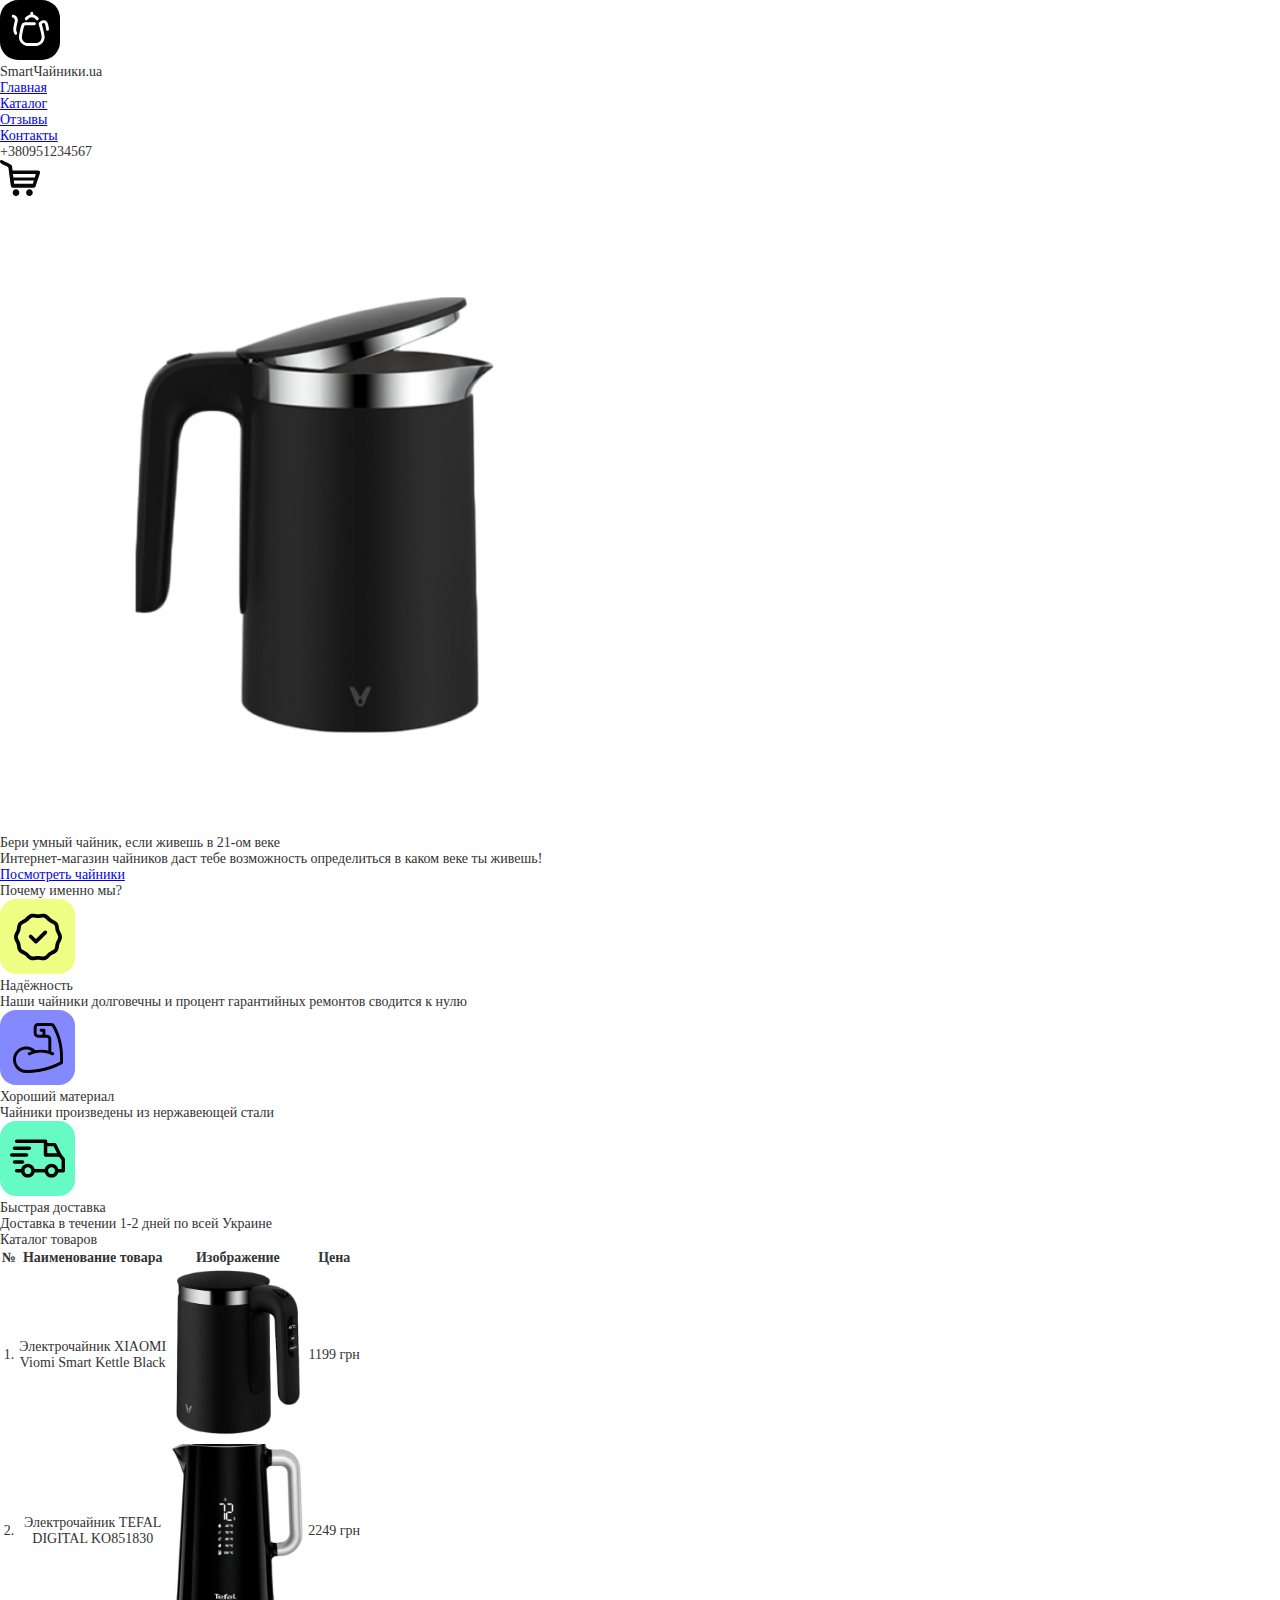
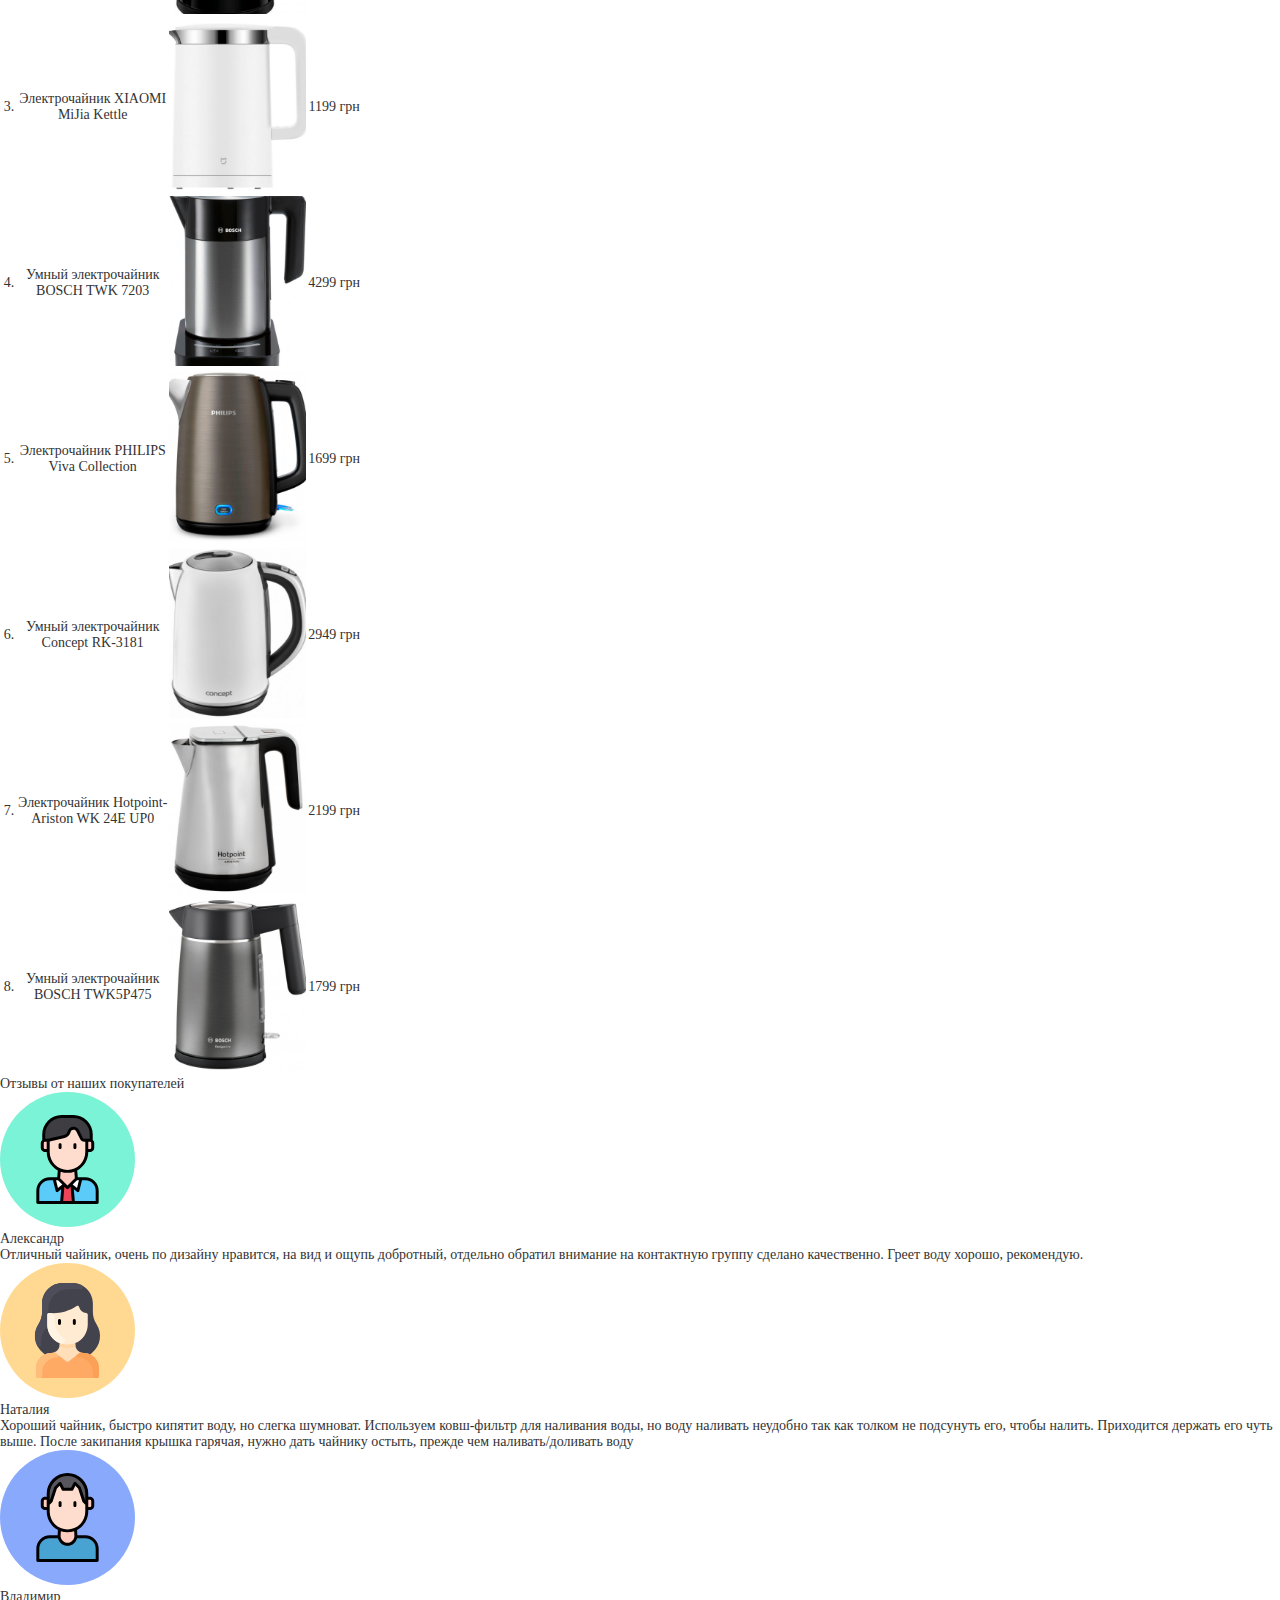
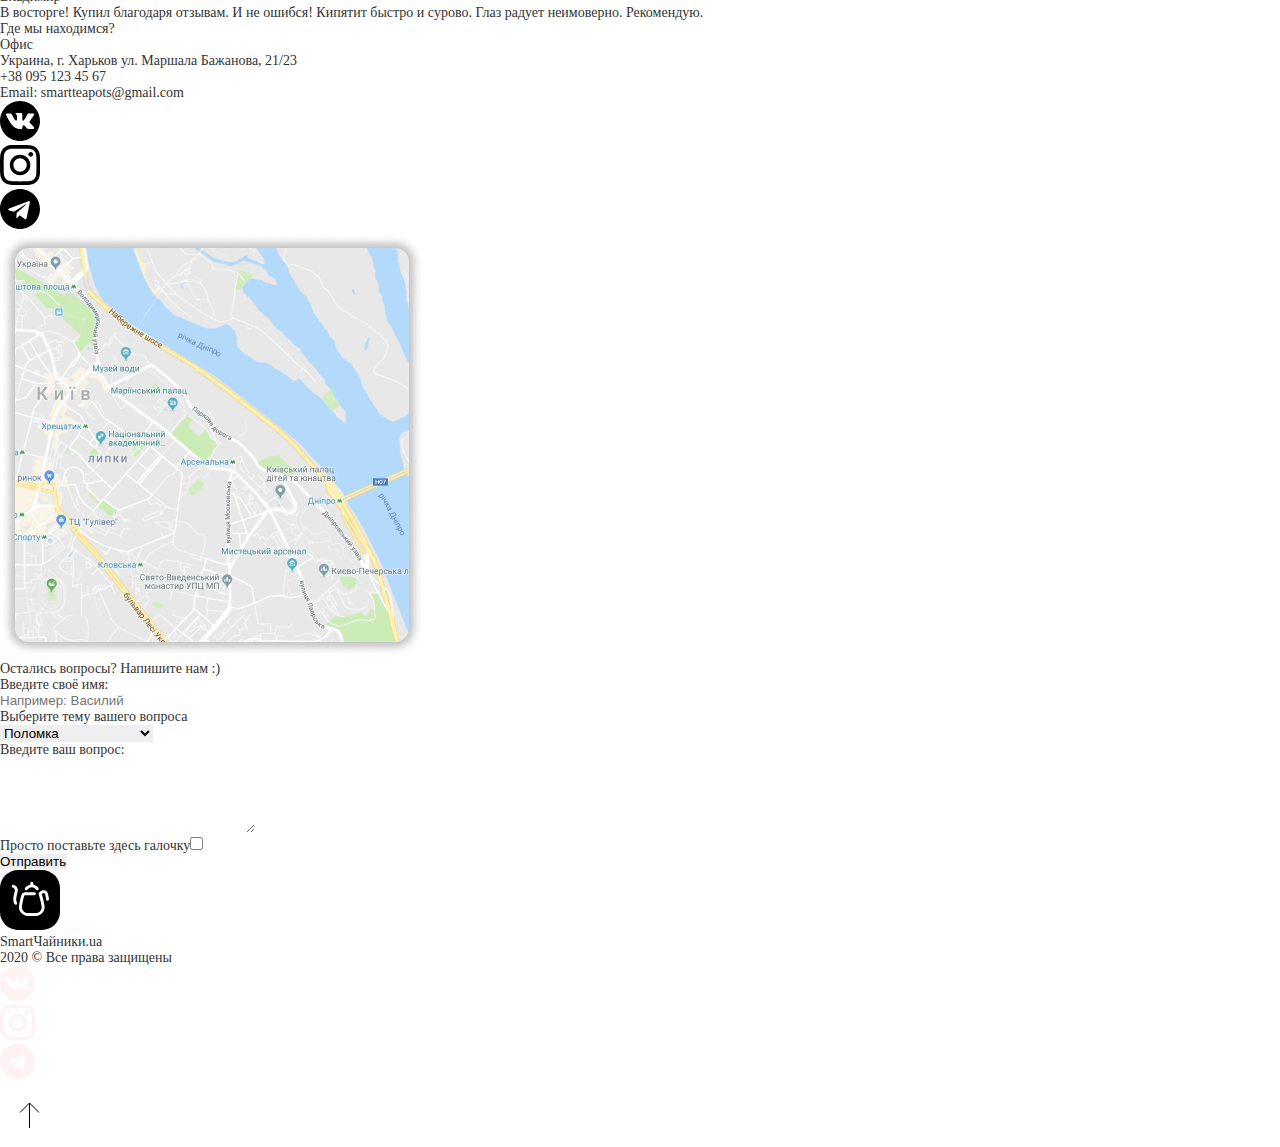
<file: smartkittles/index.html>
<!DOCTYPE html>
<html lang="en">
<head>
    <meta charset="UTF-8">
    <link rel="stylesheet" href="css/style.css">
    <title>MyWebPage</title>
</head>
<body>
        <header class = "header">
            <div class="logo">
                <div class="logo__img">
                    <a href = "#">
                        <img src="img/main_logo.svg" alt="main_logo">
                    </a>
                </div>
                <div class="logo__text">SmartЧайники.ua</div>
            </div>
            <nav class="nav-menu">
                <ul>
                    <li><a href="#">Главная</a></li>
                    <li><a href="#">Каталог</a></li>
                    <li><a href="#">Отзывы</a></li>
                    <li><a href="#">Контакты</a></li>
                </ul>
            </nav>
            <div class="header__number-item">+380951234567</div>
            <div class="header__basket-img">
                <a href = "#">
                    <img src="img/basket.svg" alt="basket-img">
                </a>
            </div>
        </header>
        <main class = "main-content">
            <div class="offer-structure">
                <div class="offer-structure__img">
                    <img src="img/main_img.png" alt="kettle">
                </div>
                <div class="offer-structure__main-text">
                    <h1>Бери умный чайник, если живешь в 21-ом веке</h1>
                    <p>Интернет-магазин чайников даст тебе возможность определиться в каком веке ты живешь!</p>
                </div>
                <div class="offer-structure__main-button">
                    <a href="#">Посмотреть чайники</a>
                </div>
            </div>
            <div class="advantages">
                <h2>Почему именно мы?</h2>
                <ol>
                    <li>
                        <img src="img/item1.svg" alt="check-mark">
                        <h3>Надёжность</h3>
                        <p>Наши чайники долговечны и процент гарантийных ремонтов сводится к нулю</p>
                    </li>
                    <li>
                        <img src="img/item2.svg" alt="strong-hand">
                        <h3>Хороший материал</h3>
                        <p>Чайники произведены из нержавеющей стали</p>
                    </li>
                    <li>
                        <img src="img/item3.svg" alt="delivery-car">
                        <h3>Быстрая доставка</h3>
                        <p>Доставка в течении 1-2 дней по всей Украине</p>
                    </li>
                </ol>
            </div>
            <div class="catalog">
                <h2>Каталог товаров</h2>
                <table style="text-align: center">
                    <tr>
                        <th>№</th>
                        <th>Наименование товара</th>
                        <th>Изображение</th>
                        <th>Цена</th>
                    </tr>
                    <tr>
                        <td>1.</td>
                        <td>Электрочайник XIAOMI <br>Viomi Smart Kettle Black</td>
                        <td><img src="img/catalog_1.png" width="137"></td>
                        <td>1199 грн</td>
                    </tr>
                    <tr>
                        <td>2.</td>
                        <td>Электрочайник TEFAL <br>DIGITAL KO851830</td>
                        <td><img src="img/catalog_2.png" width="137"></td>
                        <td>2249 грн</td>
                    </tr>
                    <tr>
                        <td>3.</td>
                        <td>Электрочайник XIAOMI <br>MiJia Kettle</td>
                        <td><img src="img/catalog_3.png" width="137"></td>
                        <td>1199 грн</td>
                    </tr>
                    <tr>
                        <td>4.</td>
                        <td>Умный электрочайник <br>BOSCH TWK 7203</td>
                        <td><img src="img/catalog_4.png" width="137"></td>
                        <td>4299 грн</td>
                    </tr>
                    <tr>
                        <td>5.</td>
                        <td>Электрочайник PHILIPS <br>Viva Collection</td>
                        <td><img src="img/catalog_5.png" width="137"></td>
                        <td>1699 грн</td>
                    </tr>
                    <tr>
                        <td>6.</td>
                        <td>Умный электрочайник <br>Concept RK-3181</td>
                        <td><img src="img/catalog_6.png" width="137"></td>
                        <td>2949 грн</td>
                    </tr>
                    <tr>
                        <td>7.</td>
                        <td>Электрочайник Hotpoint-<br>Ariston WK 24E UP0</td>
                        <td><img src="img/catalog_7.png" width="137"></td>
                        <td>2199 грн</td>
                    </tr>
                    <tr>
                        <td>8.</td>
                        <td>Умный электрочайник <br>BOSCH TWK5P475</td>
                        <td><img src="img/catalog_8.png" width="137"></td>
                        <td>1799 грн</td>
                    </tr>
                </table>
            </div>
            <div class="reviews">
                <div class="reviews__heading">
                    <h2>Отзывы от наших покупателей</h2>
                </div>
                <div class="reviews__columns">
                    <div class="reviews__item">
                        <div class="reviews__item reviews__item_1">
                            <img src="img/review_logo1.svg">
                            <h4>Александр</h4>
                            <p>Отличный чайник, очень по дизайну нравится, на вид и ощупь добротный, отдельно обратил внимание на контактную группу сделано качественно. Греет воду хорошо, рекомендую.</p>
                        </div>
                    </div>
                    <div class="reviews__item">
                        <div class="reviews__item reviews__item_2">
                            <img src="img/review_logo2.svg">
                            <h4>Наталия</h4>
                            <p>Хороший чайник, быстро кипятит воду, но слегка шумноват. Используем ковш-фильтр для наливания воды, но воду наливать неудобно так как толком не подсунуть его, чтобы налить. Приходится держать его чуть выше. После закипания крышка гарячая, нужно дать чайнику остыть, прежде чем наливать/доливать воду</p>
                        </div>
                    </div>
                    <div class="reviews__item">
                        <div class="reviews__item reviews__item_3">
                            <img src="img/review_logo3.svg">
                            <h4>Владимир</h4>
                            <p>В восторге! Купил благодаря отзывам. И не ошибся! Кипятит быстро и сурово. Глаз радует неимоверно. Рекомендую.</p>
                        </div>
                    </div>
                </div>
            </div>
            <div class="location">
                <div class="location__heading">
                    <h2>Где мы находимся?</h2>
                </div>
                <div class="location__text">
                    <h3>Офис</h3>
                    <p>Украина, г. Харьков ул. Маршала Бажанова, 21/23<br>
                        +38 095 123 45 67<br>
                        Email: smartteapots@gmail.com
                    </p>
                </div>
                <div class="icons">
                    <div class="icons__elem1"><a href = "#"><img src="img/vk_logo.svg" alt="vk-logo"></a></div>
                    <div class="icons__elem2"><a href = "#"><img src="img/instagram_logo.svg" alt="inst-logo"></a></div>
                    <div class="icons__elem3"><a href = "#"><img src="img/telegram_logo.svg" alt="telegram-logo"></a></div>
                </div>
                <div class="location__map-image">
                    <img src="img/map_img.png" alt="map-img">
                </div>
                <div class="location__form">
                    <h2>Остались вопросы? Напишите нам :)</h2>
                    <form>
                        <div class="location__field-name">
                            <h3>Введите своё имя: </h3>
                            <input type="text" value="" placeholder="Например: Василий">
                        </div>
                        <div class="location__topic">
                            <h3>Выберите тему вашего вопроса</h3>
                            <select name = "topic">
                                <option value="break">Поломка</option>
                                <option value="choice-problem">Проблема с выбором</option>
                                <option value="delivery">Доставка</option>
                            </select>
                        </div>
                        <div class="location__text-field">
                            <h3>Введите ваш вопрос: </h3>
                            <textarea name="text" cols="30" rows="5"></textarea>
                        </div>
                        <div class="location__check-box">
                            Просто поставьте здесь галочку<input type="checkbox" value="yes">
                        </div>
                        <div class="location__button">
                            <button type="submit">Отправить</button>
                        </div>
                    </form>
                </div>
            </div>
        </main>
        <footer>
            <div class="logo">
                <div class="logo__img">
                    <a href = "#">
                        <img src="img/main_logo.svg" alt="main_logo">
                    </a>
                </div>
                <div class="logo__text">SmartЧайники.ua</div>
            </div>
            <div class="footer_text">
                <p>2020 © Все права защищены</p>
            </div>
            <div class="icons">
                <div class="icons__elem1"><a href = "#"><img src="img/vk_logo_white.svg" alt="vk-logo"></a></div>
                <div class="icons__elem2"><a href = "#"><img src="img/instagram_logo_white.svg" alt="inst-logo"></a></div>
                <div class="icons__elem3"><a href = "#"><img src="img/telegram_logo_white.svg" alt="telegram-logo"></a></div>
            </div>
            <div class="button-up">
                <a href = "#"><img src="img/button-up.svg" alt="button-up"></a>
            </div>
        </footer>
</body>
</html>
</file>
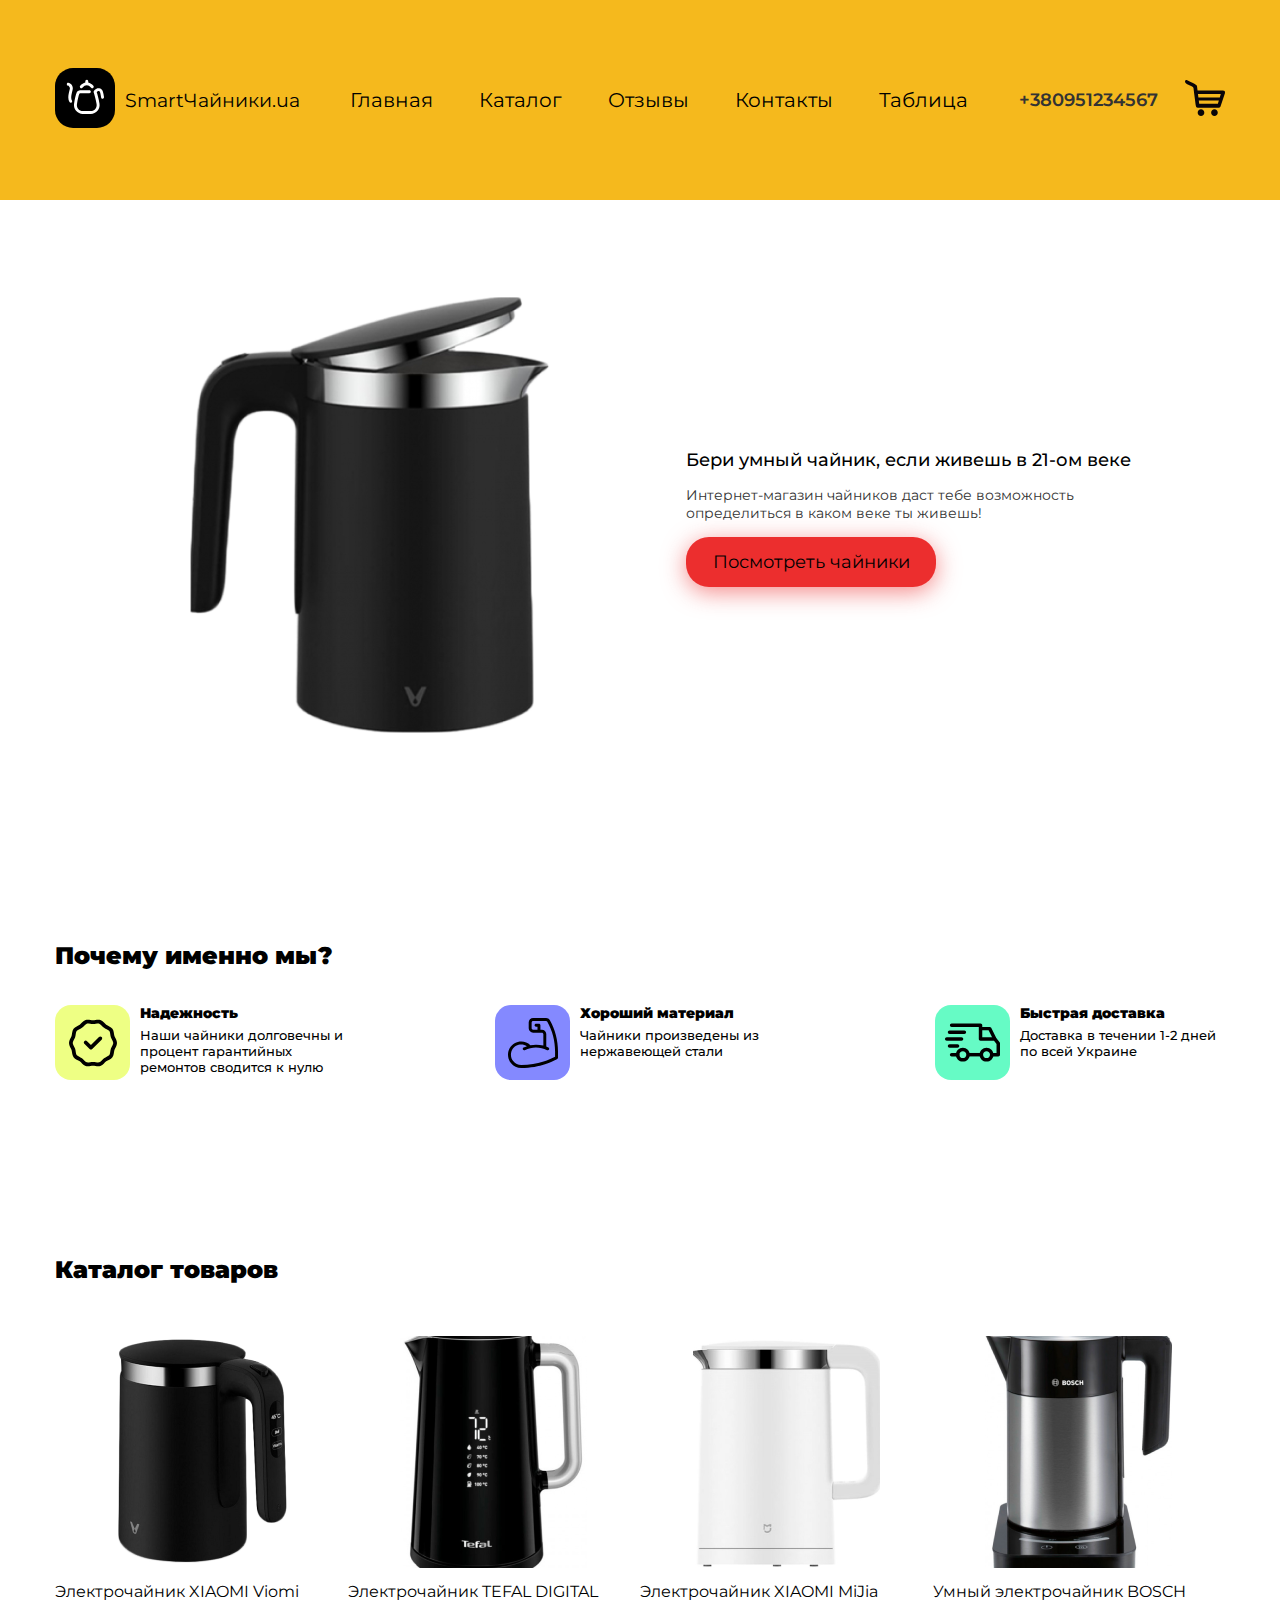
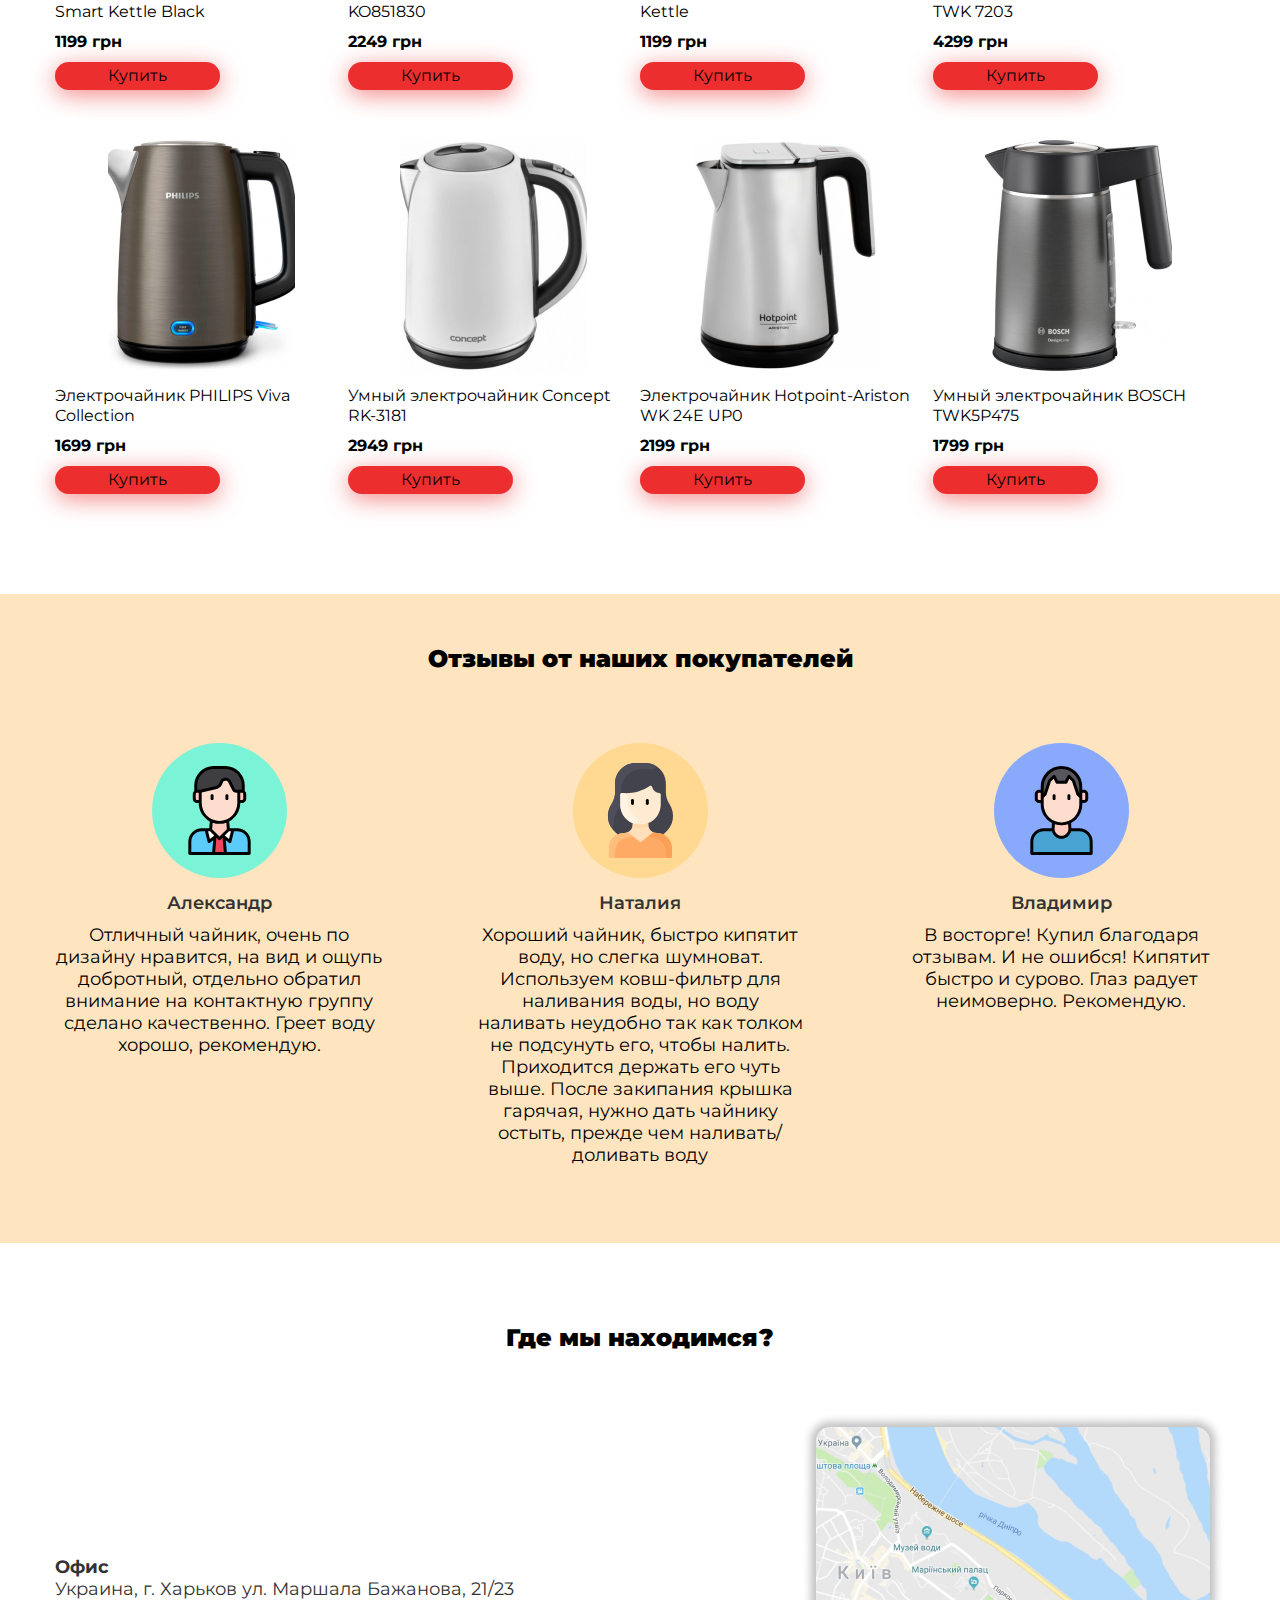
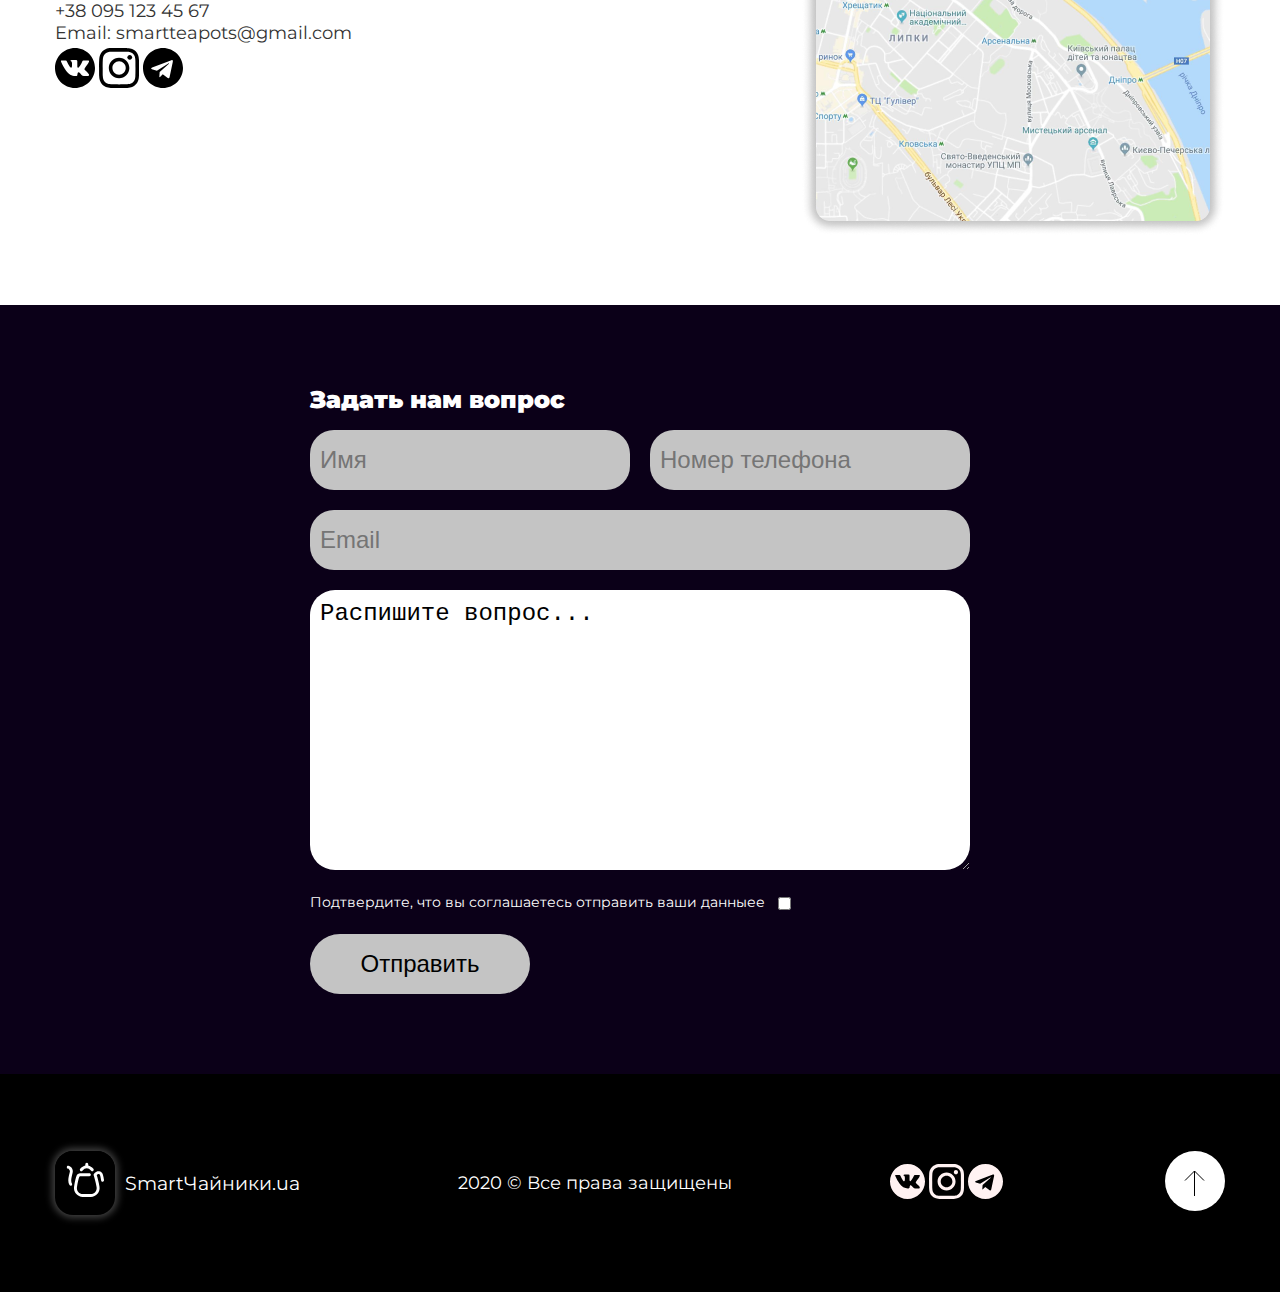
<file: smartkittles_css/index.html>
<!DOCTYPE html>
<html lang="en">
<head>
    <meta charset="UTF-8">
    <link rel="stylesheet" href="css/style.css">
    <title>MyWebPage</title>
    <style>
        @import url('https://fonts.googleapis.com/css2?family=Montserrat:wght@400;500;600;700;900&display=swap');
    </style>
</head>
<body>
    <div class="wrapper">
        <header class = "header">
            <div class="container">
                <div class="header__row">
                    <div class="logo">
                        <div class="logo__img"><a href="#"><img src="img/main_logo.svg" alt="logo"></a></div>
                        <div class="logo__text">SmartЧайники.ua</div>
                    </div>
                    <nav class="nav">
                            <ul class="nav__row">
                                <li><a href="#">Главная</a></li>
                                <li><a href="#catalog">Каталог</a></li>
                                <li><a href="#reviews">Отзывы</a></li>
                                <li><a href="#contacts">Контакты</a></li>
                                <li><a href="table.html" target="_blank">Таблица</a></li>
                            </ul>
                    </nav>
                    <div class="header__phone">+380951234567</div>
                    <div class="header__basket"><a href="#"><img src="img/basket.svg" alt="basket"></a></div>
                </div>
            </div>
        </header>
        <div class="content">
            <div class="offer">
                <div class="container">
                    <div class="offer__row">
                        <div class="offer__img">
                            <img src="img/main_img.png" alt="teapot">
                        </div>
                        <div class="offer__text">
                            <p>Бери умный чайник, если живешь в 21-ом веке</p>
                            <p>Интернет-магазин чайников даст тебе возможность определиться в каком веке ты живешь!</p>
                            <div class="offer__button"><a href="#catalog">Посмотреть чайники</a></div>
                        </div>
                    </div>
                </div>
            </div>
            <div class="why">
                <div class="container">
                    <h2>Почему именно мы?</h2>
                    <div class="why__row">
                        <div class="item__row">
                            <div class="item__img"><img src="img/item1.svg" alt="check-mark_icon"></div>
                            <div class="item__text">
                                <h3>Надежность</h3>
                                <p>Наши чайники долговечны и процент гарантийных ремонтов сводится к нулю</p>
                            </div>
                        </div>
                        <div class="item__row">
                            <div class="item__img"><img src="img/item2.svg" alt="hand_icon"></div>
                            <div class="item__text">
                                <h3>Хороший материал</h3>
                                <p>Чайники произведены из нержавеющей стали</p>
                            </div>
                        </div>
                        <div class="item__row">
                            <div class="item__img"><img src="img/item3.svg" alt="delivery_car_icon"></div>
                            <div class="item__text">
                                <h3>Быстрая доставка</h3>
                                <p>Доставка в течении 1-2 дней по всей Украине</p>
                            </div>
                        </div>
                    </div>
                </div>
            </div>
            <div class="catalog">
                <div class="container">
                    <h2 id = "catalog">Каталог товаров</h2>
                    <div class="catalog__row">
                        <div class="catalog__item">
                            <div class="catalog__img"><img src="img/catalog_1.png" alt="teapot"></div>
                            <div class="catalog__name">Электрочайник XIAOMI Viomi Smart Kettle Black</div>
                            <div class="catalog__price">1199 грн</div>
                            <div class="catalog__button"><a href="#">Купить</a></div>
                        </div>
                        <div class="catalog__item">
                            <div class="catalog__img">
                                <img src="img/catalog_2.png" alt="teapot">
                            </div>
                            <div class="catalog__name">Электрочайник TEFAL DIGITAL KO851830</div>
                            <div class="catalog__price">2249 грн</div>
                            <div class="catalog__button"><a href="#">Купить</a></div>
                        </div>
                        <div class="catalog__item">
                            <div class="catalog__img">
                                <img src="img/catalog_3.png" alt="teapot">
                            </div>
                            <div class="catalog__name">Электрочайник XIAOMI MiJia Kettle</div>
                            <div class="catalog__price">1199 грн</div>
                            <div class="catalog__button"><a href="#">Купить</a></div>
                        </div>
                        <div class="catalog__item">
                            <div class="catalog__img">
                                <img src="img/catalog_4.png" alt="teapot">
                            </div>
                            <div class="catalog__name">Умный электрочайник BOSCH TWK 7203 </div>
                            <div class="catalog__price">4299 грн</div>
                            <div class="catalog__button"><a href="#">Купить</a></div>
                        </div>
                        <div class="catalog__item">
                            <div class="catalog__img">
                                <img src="img/catalog_5.png" alt="teapot">
                            </div>
                            <div class="catalog__name">Электрочайник PHILIPS Viva Collection</div>
                            <div class="catalog__price">1699 грн</div>
                            <div class="catalog__button"><a href="#">Купить</a></div>
                        </div>
                        <div class="catalog__item">
                            <div class="catalog__img">
                                <img src="img/catalog_6.png" alt="teapot">
                            </div>
                            <div class="catalog__name">Умный электрочайник Concept RK-3181</div>
                            <div class="catalog__price">2949 грн</div>
                            <div class="catalog__button"><a href="#">Купить</a></div>
                        </div>
                        <div class="catalog__item">
                            <div class="catalog__img">
                                <img src="img/catalog_7.png" alt="teapot">
                            </div>
                            <div class="catalog__name">Электрочайник Hotpoint-Ariston WK 24E UP0</div>
                            <div class="catalog__price">2199 грн</div>
                            <div class="catalog__button"><a href="#">Купить</a></div>
                        </div>
                        <div class="catalog__item">
                            <div class="catalog__img">
                                <img src="img/catalog_8.png" alt="teapot">
                            </div>
                            <div class="catalog__name">Умный электрочайник BOSCH TWK5P475</div>
                            <div class="catalog__price">1799 грн</div>
                            <div class="catalog__button"><a href="#">Купить</a></div>
                        </div>
                    </div>
                </div>
            </div>
            <div class="reviews">
                <div class="container">
                    <h2 id = "reviews">Отзывы от наших покупателей</h2>
                    <div class="reviews__row">
                        <div class="reviews__item">
                            <div class="reviews__img"><img src="img/review_logo1.svg" alt="reviews-icon_1"></div>
                            <div class="reviews__name">Александр</div>
                            <div class="reviews__comment">Отличный чайник, очень по дизайну нравится, на вид и ощупь добротный, отдельно обратил внимание на контактную группу сделано качественно. Греет воду хорошо, рекомендую.</div>
                        </div>
                        <div class="reviews__item">
                            <div class="reviews__img"><img src="img/review_logo2.svg" alt="reviews-icon_2"></div>
                            <div class="reviews__name">Наталия</div>
                            <div class="reviews__comment">Хороший чайник, быстро кипятит воду, но слегка шумноват. Используем ковш-фильтр для наливания воды, но воду наливать неудобно так как толком не подсунуть его, чтобы налить. Приходится держать его чуть выше. После закипания крышка гарячая, нужно дать чайнику остыть, прежде чем наливать/доливать воду</div>
                        </div>
                        <div class="reviews__item">
                            <div class="reviews__img"><img src="img/review_logo3.svg" alt="reviews-icon_3"></div>
                            <div class="reviews__name">Владимир</div>
                            <div class="reviews__comment">В восторге! Купил благодаря отзывам. И не ошибся! Кипятит быстро и сурово. Глаз радует неимоверно. Рекомендую.</div>
                        </div>
                    </div>
                </div>
            </div>
            <div class="where">
                <div class="container">
                    <h2 id = "contacts">Где мы находимся?</h2>
                    <div class="where__row">
                        <div class="where__block">
                            <div class="where__heading">Офис</div>
                            <div class="where__text">Украина, г. Харьков ул. Маршала Бажанова, 21/23<br>+38 095 123 45 67<br>Email: smartteapots@gmail.com</div>
                            <div class="icons__row icons">
                                <a href="#"><img src="img/vk_logo.svg" alt="vk-icon"></a>
                                <a href="#"><img src="img/instagram_logo.svg" alt="insta-icon"></a>
                                <a href="#"><img src="img/telegram_logo.svg" alt="telegram-icon"></a>
                            </div>
                        </div>
                        <div class="where__map">
                            <img src="img/map_img.png" alt="map">
                        </div>
                    </div>
                </div>
            </div>
            <div class="ask">
                <div class="container">
                    <h2>Задать нам вопрос</h2>
                    <div class="ask__form">
                        <form action="#">
                            <div class="form__row">
                                <input type="text" class="form__name" placeholder="Имя">
                                <input type="text" class="form__number" placeholder="Номер телефона">
                            </div>
                            <input class="form__email" type="text" placeholder="Email">
                            <textarea class="form__message">Распишите вопрос...</textarea>
                            <div class="checkmark__row">
                                <div class="checkmark__text">Подтвердите, что вы соглашаетесь отправить ваши данныее</div>
                                <div class="checkmark__box"><input type="checkbox"></div>
                            </div>
                            <button type="submit" class="form__submit">Отправить</button>
                        </form>
                    </div>
                </div>
            </div>
        </div>
        <footer class = "footer">
            <div class="container">
                <div class="footer__row">
                    <div class="logo">
                        <div class="logo__img"><a href="#"><img src="img/main_logo.svg" alt="logo"></a></div>
                        <div class="logo__text">SmartЧайники.ua</div>
                    </div>
                    <div class="footer__text">2020 © Все права защищены</div>
                    <div class="icons">
                        <a href="#"><img src="img/vk_logo_white.svg" alt="vk-icon"></a>
                        <a href="#"><img src="img/instagram_logo_white.svg" alt="insta-icon"></a>
                        <a href="#"><img src="img/telegram_logo_white.svg" alt="telegram-icon"></a>
                    </div>
                    <div class="footer__up">
                        <a href="#"><img src="img/button-up.svg" alt=button-up></a>
                    </div>
                </div>
            </div>
        </footer>
    </div>
</body>
</html>
</file>
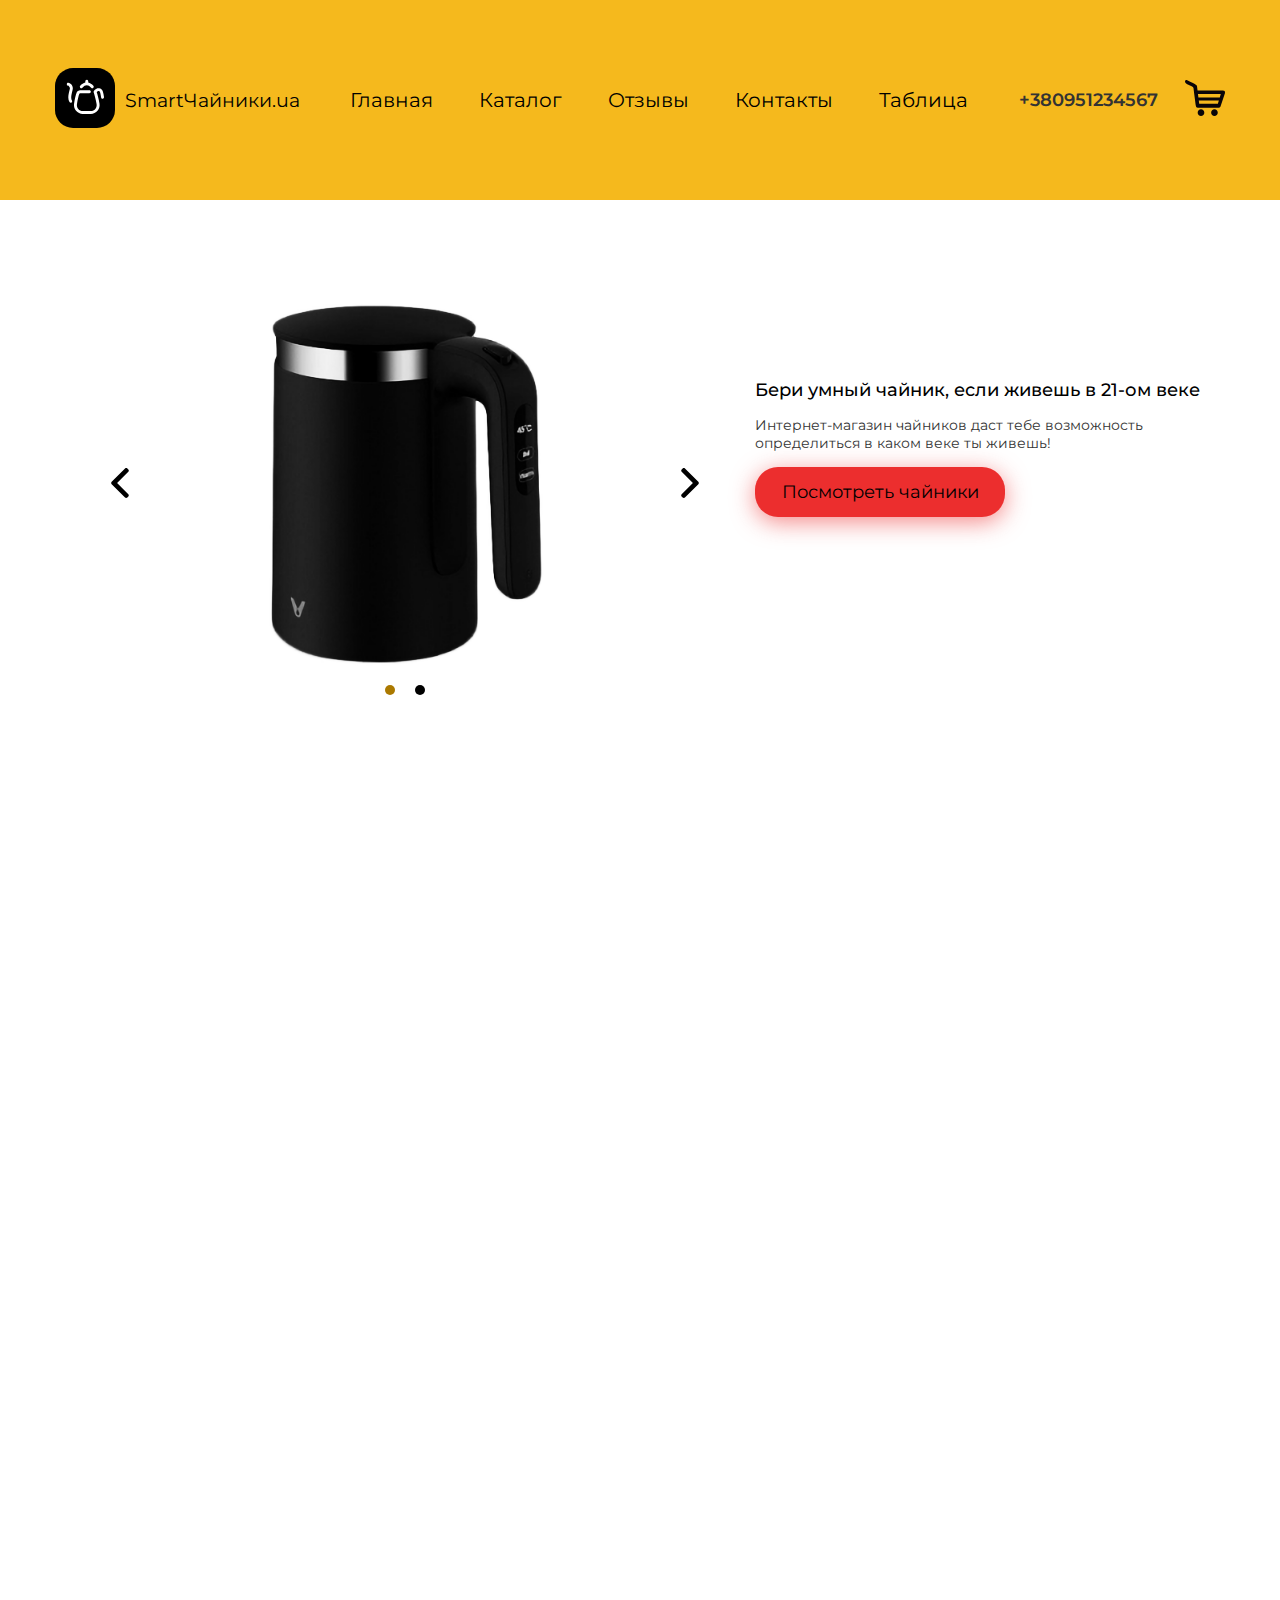
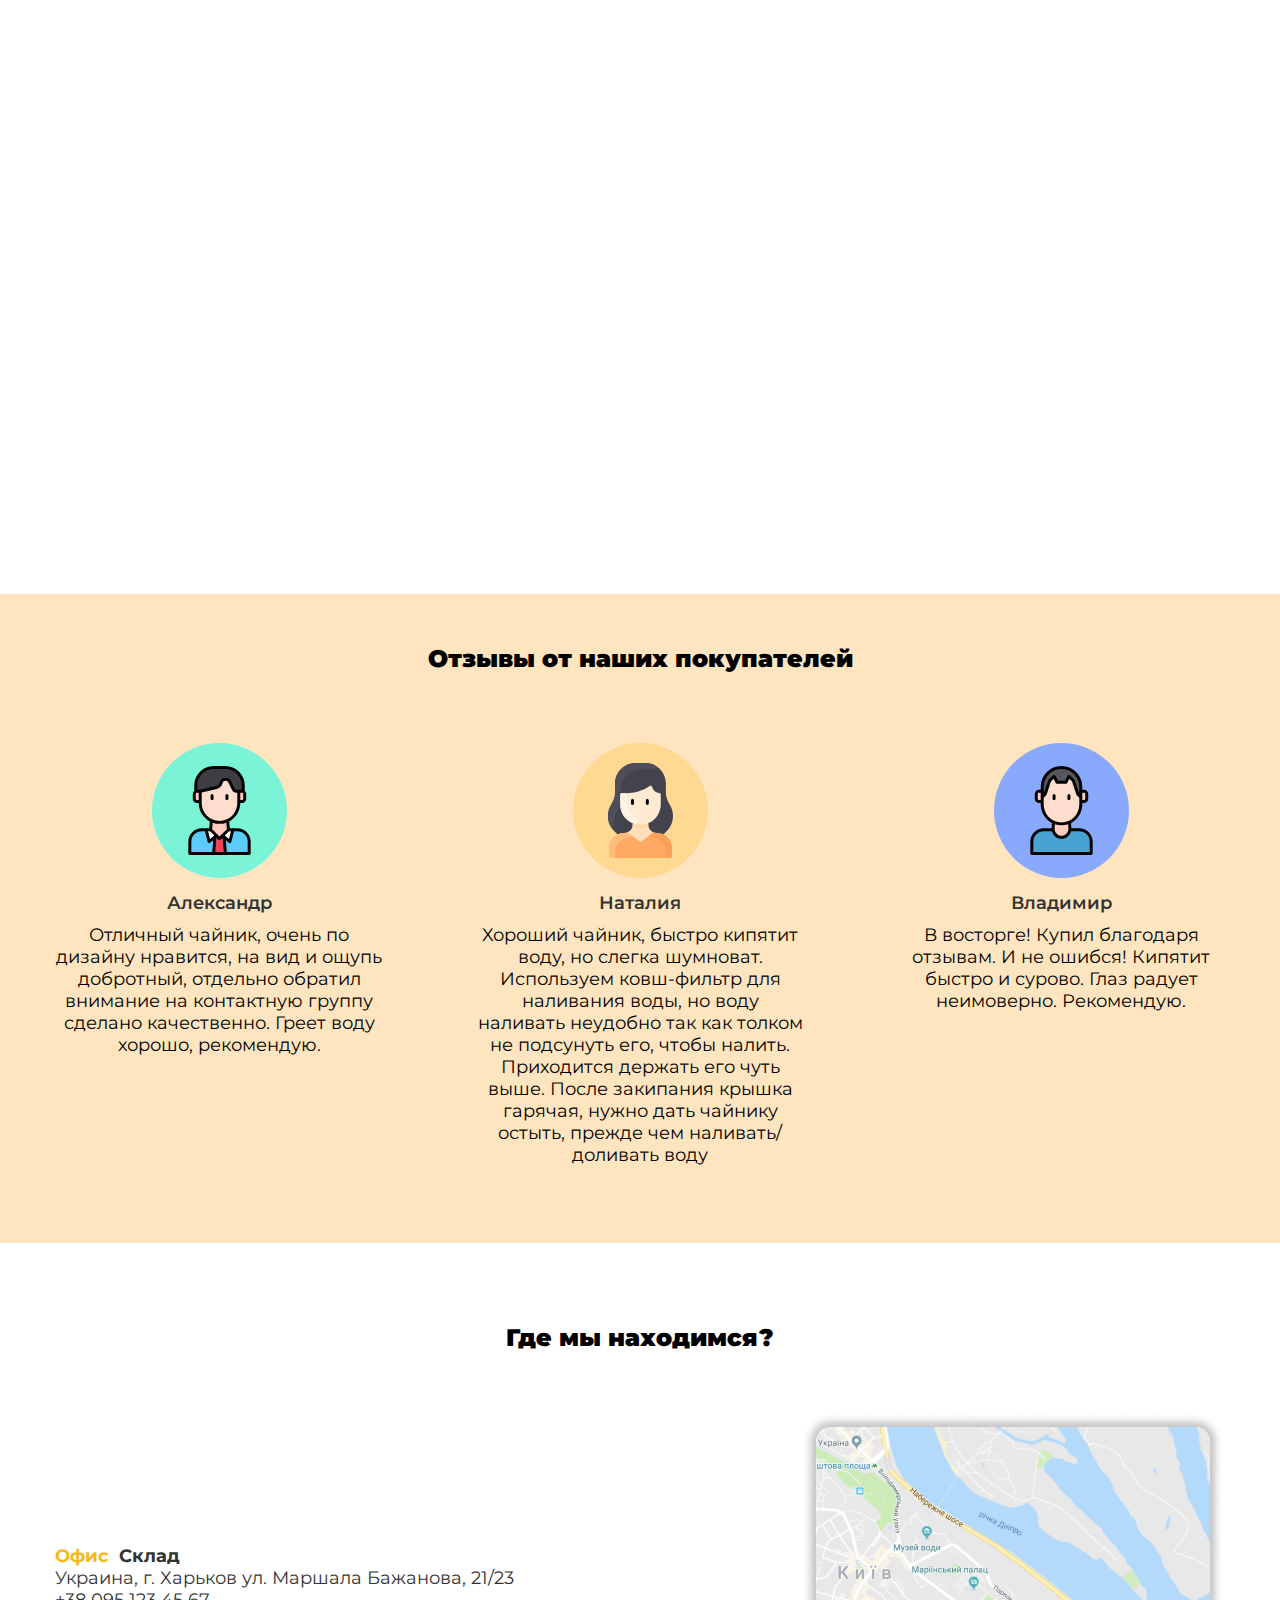
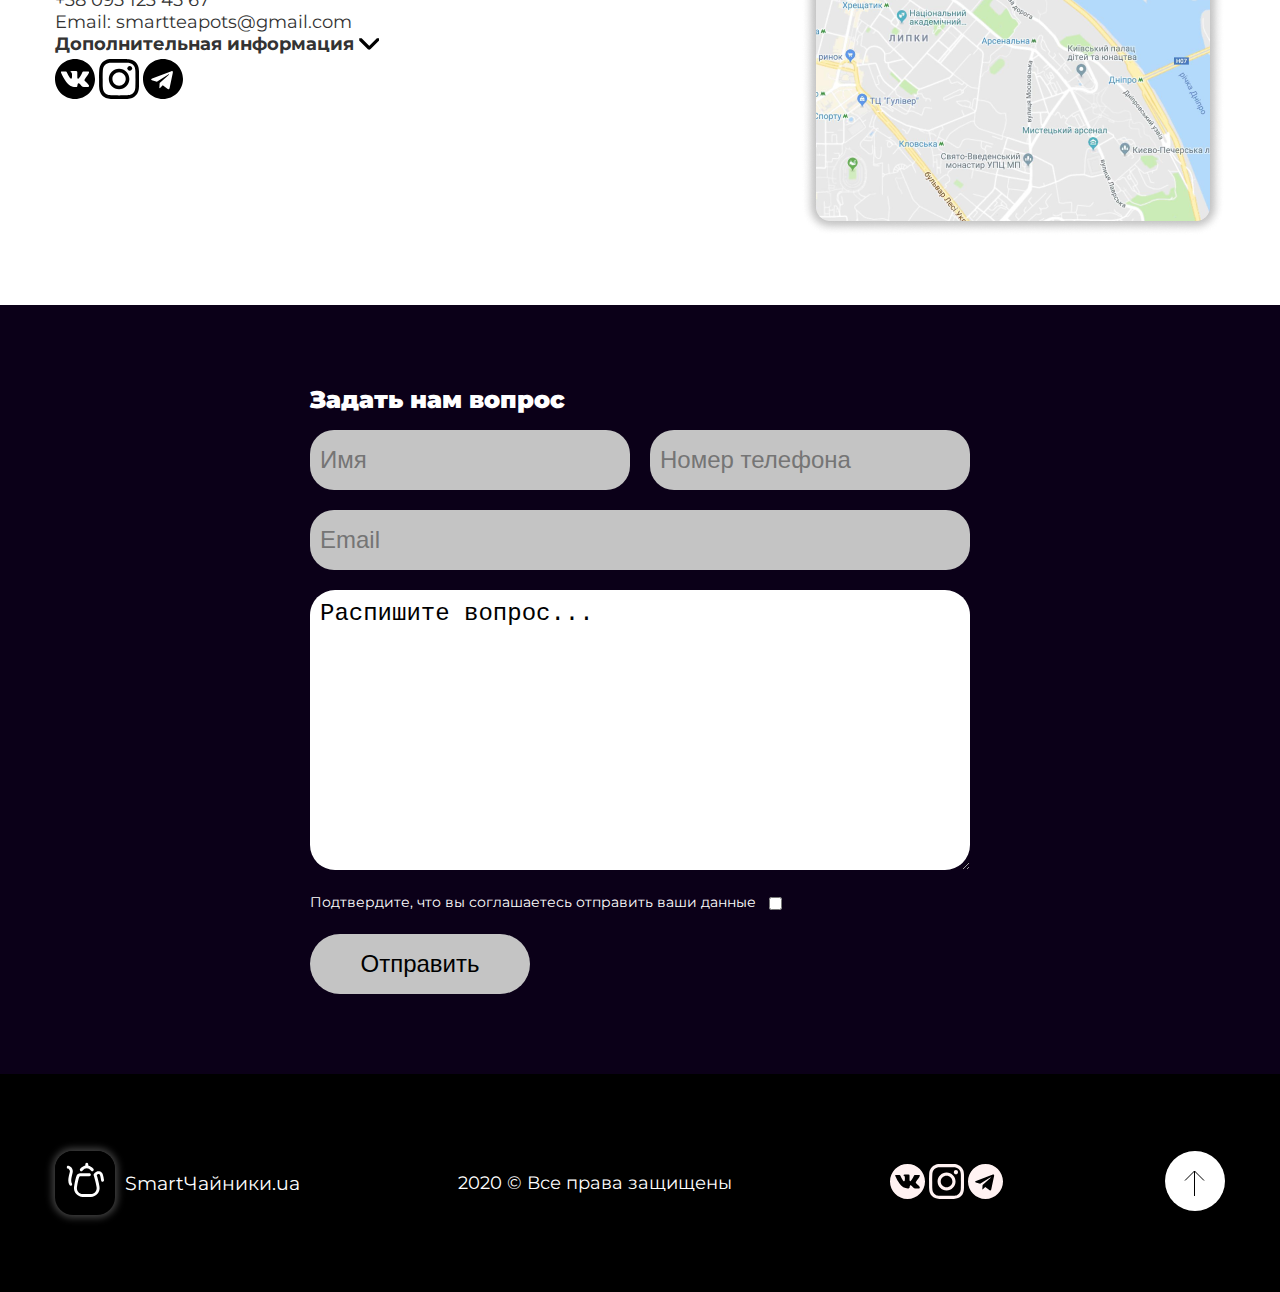
<file: smartkittles_jq/index.html>
<!DOCTYPE html>
<html lang="en">
<head>
    <meta charset="UTF-8">
    <link rel="stylesheet" href="css/style.css">
    <title>MyWebPage</title>
    <style>
        @import url('https://fonts.googleapis.com/css2?family=Montserrat:wght@400;500;600;700;900&display=swap');
    </style>
</head>
<body>
    <div class="wrapper">
        <header class = "header lock-padding" id = "header">
            <div class="container">
                <div class="header__row">
                    <div class="logo">
                        <div class="logo__img"><a href="#"><img src="img/main_logo.svg" alt="logo"></a></div>
                        <div class="logo__text">SmartЧайники.ua</div>
                    </div>
                    <nav class="nav">
                            <ul class="nav__row">
                                <li><a href="#">Главная</a></li>
                                <li><a href="#catalog">Каталог</a></li>
                                <li><a href="#reviews">Отзывы</a></li>
                                <li><a href="#contacts">Контакты</a></li>
                                <li><a href="table.html" target="_blank">Таблица</a></li>
                            </ul>
                    </nav>
                    <div class="header__phone">+380951234567</div>
                    <div class="header__basket"><a href="#popup" class="popup-link"><img src="img/basket.svg" alt="basket"></a></div>
                </div>
            </div>
        </header>
        <div class="content">
            <div class="offer">
                <div class="container">
                    <div class="offer__row">
                        <div class="slider">
                            <div class="slider__item">
                                <img src="img/01.png" width="300px" alt="teapot1">
                            </div>
                            <div class="slider__item">
                                <img src="img/02.png" width="300px" alt="teapot2">
                            </div>
                        </div>
                        <div class="offer__text">
                            <p>Бери умный чайник, если живешь в 21-ом веке</p>
                            <p>Интернет-магазин чайников даст тебе возможность определиться в каком веке ты живешь!</p>
                            <div class="offer__button"><a href="#catalog">Посмотреть чайники</a></div>
                        </div>
                    </div>
                </div>
            </div>
            <div class="why">
                <div class="container">
                    <h2 class = "animation anim-no-hide">Почему именно мы?</h2>
                    <div class="why__row animation anim-no-hide">
                        <div class="item__row">
                            <div class="item__img"><img src="img/item1.svg" alt="check-mark_icon"></div>
                            <div class="item__text">
                                <h3>Надежность</h3>
                                <p>Наши чайники долговечны и процент гарантийных ремонтов сводится к нулю</p>
                            </div>
                        </div>
                        <div class="item__row">
                            <div class="item__img"><img src="img/item2.svg" alt="hand_icon"></div>
                            <div class="item__text">
                                <h3>Хороший материал</h3>
                                <p>Чайники произведены из нержавеющей стали</p>
                            </div>
                        </div>
                        <div class="item__row">
                            <div class="item__img"><img src="img/item3.svg" alt="delivery_car_icon"></div>
                            <div class="item__text">
                                <h3>Быстрая доставка</h3>
                                <p>Доставка в течении 1-2 дней по всей Украине</p>
                            </div>
                        </div>
                    </div>
                </div>
            </div>
            <div class="catalog">
                <div class="container">
                    <h2 id = "catalog" class = "animation anim-no-hide">Каталог товаров</h2>
                    <div class="catalog__row">
                        <div class="catalog__item animation anim-no-hide">
                            <div class="catalog__img"><img src="img/catalog_1.png" alt="teapot"></div>
                            <div class="catalog__name">Электрочайник XIAOMI Viomi Smart Kettle Black</div>
                            <div class="catalog__price">1199 грн</div>
                            <div class="catalog__button"><a href="#">Купить</a></div>
                        </div>
                        <div class="catalog__item animation anim-no-hide">
                            <div class="catalog__img">
                                <img src="img/catalog_2.png" alt="teapot">
                            </div>
                            <div class="catalog__name">Электрочайник TEFAL DIGITAL KO851830</div>
                            <div class="catalog__price">2249 грн</div>
                            <div class="catalog__button"><a href="#">Купить</a></div>
                        </div>
                        <div class="catalog__item animation anim-no-hide">
                            <div class="catalog__img">
                                <img src="img/catalog_3.png" alt="teapot">
                            </div>
                            <div class="catalog__name">Электрочайник XIAOMI MiJia Kettle</div>
                            <div class="catalog__price">1199 грн</div>
                            <div class="catalog__button"><a href="#">Купить</a></div>
                        </div>
                        <div class="catalog__item animation anim-no-hide">
                            <div class="catalog__img">
                                <img src="img/catalog_4.png" alt="teapot">
                            </div>
                            <div class="catalog__name">Умный электрочайник BOSCH TWK 7203 </div>
                            <div class="catalog__price">4299 грн</div>
                            <div class="catalog__button"><a href="#">Купить</a></div>
                        </div>
                        <div class="catalog__item animation anim-no-hide">
                            <div class="catalog__img">
                                <img src="img/catalog_5.png" alt="teapot">
                            </div>
                            <div class="catalog__name">Электрочайник PHILIPS Viva Collection</div>
                            <div class="catalog__price">1699 грн</div>
                            <div class="catalog__button"><a href="#">Купить</a></div>
                        </div>
                        <div class="catalog__item animation anim-no-hide">
                            <div class="catalog__img">
                                <img src="img/catalog_6.png" alt="teapot">
                            </div>
                            <div class="catalog__name">Умный электрочайник Concept RK-3181</div>
                            <div class="catalog__price">2949 грн</div>
                            <div class="catalog__button"><a href="#">Купить</a></div>
                        </div>
                        <div class="catalog__item animation anim-no-hide">
                            <div class="catalog__img">
                                <img src="img/catalog_7.png" alt="teapot">
                            </div>
                            <div class="catalog__name">Электрочайник Hotpoint-Ariston WK 24E UP0</div>
                            <div class="catalog__price">2199 грн</div>
                            <div class="catalog__button"><a href="#">Купить</a></div>
                        </div>
                        <div class="catalog__item animation anim-no-hide">
                            <div class="catalog__img">
                                <img src="img/catalog_8.png" alt="teapot">
                            </div>
                            <div class="catalog__name">Умный электрочайник BOSCH TWK5P475</div>
                            <div class="catalog__price">1799 грн</div>
                            <div class="catalog__button"><a href="#">Купить</a></div>
                        </div>
                    </div>
                </div>
            </div>
            <div class="reviews">
                <div class="container">
                    <h2 id = "reviews">Отзывы от наших покупателей</h2>
                    <div class="reviews__row">
                        <div class="reviews__item">
                            <div class="reviews__img"><img src="img/review_logo1.svg" alt="reviews-icon_1"></div>
                            <div class="reviews__name">Александр</div>
                            <div class="reviews__comment">Отличный чайник, очень по дизайну нравится, на вид и ощупь добротный, отдельно обратил внимание на контактную группу сделано качественно. Греет воду хорошо, рекомендую.</div>
                        </div>
                        <div class="reviews__item">
                            <div class="reviews__img"><img src="img/review_logo2.svg" alt="reviews-icon_2"></div>
                            <div class="reviews__name">Наталия</div>
                            <div class="reviews__comment">Хороший чайник, быстро кипятит воду, но слегка шумноват. Используем ковш-фильтр для наливания воды, но воду наливать неудобно так как толком не подсунуть его, чтобы налить. Приходится держать его чуть выше. После закипания крышка гарячая, нужно дать чайнику остыть, прежде чем наливать/доливать воду</div>
                        </div>
                        <div class="reviews__item">
                            <div class="reviews__img"><img src="img/review_logo3.svg" alt="reviews-icon_3"></div>
                            <div class="reviews__name">Владимир</div>
                            <div class="reviews__comment">В восторге! Купил благодаря отзывам. И не ошибся! Кипятит быстро и сурово. Глаз радует неимоверно. Рекомендую.</div>
                        </div>
                    </div>
                </div>
            </div>
            <div class="where">
                <div class="container">
                    <a href="#no_scroll" class="where__link"><h2 id = "contacts">Где мы находимся?</h2></a>
                    <div class="where__row">
                        <div class="where__block">
                            <div class="tabs">
                                <div class="where__heading tab">Офис</div>
                                <div class="where__heading tab">Склад</div>
                            </div>
                            <div class="tab__content">
                                <div class="tab__item">
                                    <div class="where__text">Украина, г. Харьков ул. Маршала Бажанова, 21/23<br>+38 095 123 45 67<br>Email: smartteapots@gmail.com</div>
                                    <ul class = "accordion" data-accordion="open">
                                        <li>
                                            <div class="accordion__header">Дополнительная информация</div>
                                            <div class="accordion__body">Lorem ipsum dolor sit amet, consectetur adipisicing elit. Aperiam blanditiis, culpa dicta ea esse eveniet, explicabo facilis hic id in ipsa itaque, laudantium maxime nam nemo omnis quaerat sequi voluptate.</div>
                                        </li>
                                    </ul>
                                </div>
                                <div class="tab__item">
                                    <div class="where__text">Украина, г. Харьков ул. Вернадского, 12<br>+38 098 123 45 67<br>Email: smartteapots@gmail.com</div>
                                </div>
                            </div>
                            <div class="icons__row icons">
                                <a href="#"><img src="img/vk_logo.svg" alt="vk-icon"></a>
                                <a href="#"><img src="img/instagram_logo.svg" alt="insta-icon"></a>
                                <a href="#"><img src="img/telegram_logo.svg" alt="telegram-icon"></a>
                            </div>
                        </div>
                        <div class="where__map">
                            <a href="#no_scroll" class="where__link"><img src="img/map_img.png" alt="map"></a>
                        </div>
                    </div>
                </div>
            </div>
            <div class="ask">
                <div class="container">
                    <h2>Задать нам вопрос</h2>
                    <div class="ask__form">
                        <form action="#no_scroll">
                            <div class="form__row">
                                <input type="text" id = "form__name" class="form__name" placeholder="Имя">
                                <input type="text" id = "form__number" class="form__number" placeholder="Номер телефона">
                            </div>
                            <input class="form__email" id="form__email" type="text" placeholder="Email">
                            <textarea class="form__message">Распишите вопрос...</textarea>
                            <div class="checkmark__row">
                                <div class="checkmark__element_1">
                                    <div class="checkmark__text">Подтвердите, что вы соглашаетесь отправить ваши данные</div>
                                    <div class="checkmark__box"><input id = "check-box" type="checkbox"></div>
                                </div>
                                <div class="checkmark__element_2">
                                    <label for="check-js" class="checkmark__text">Example</label>
                                    <div class="checkmark__box"><input id = "check-js" type="checkbox" disabled></div>
                                </div>
                            </div>
                            <button type="submit" class="form__submit" onclick=validation(document.getElementById("ask-form"))>Отправить</button>
                        </form>
                    </div>
                </div>
            </div>
        </div>
        <footer class = "footer">
            <div class="container">
                <div class="footer__row">
                    <div class="logo">
                        <div class="logo__img"><a href="#"><img src="img/main_logo.svg" alt="logo"></a></div>
                        <div class="logo__text">SmartЧайники.ua</div>
                    </div>
                    <div class="footer__text">2020 © Все права защищены</div>
                    <div class="icons">
                        <a href="#"><img src="img/vk_logo_white.svg" alt="vk-icon"></a>
                        <a href="#"><img src="img/instagram_logo_white.svg" alt="insta-icon"></a>
                        <a href="#"><img src="img/telegram_logo_white.svg" alt="telegram-icon"></a>
                    </div>
                    <div class="footer__up">
                        <a href="#header"><img src="img/button-up.svg" alt="button-up"></a>
                    </div>
                </div>
            </div>
        </footer>
        <div id = "popup" class="popup">
            <div class="popup__body">
                <div class="popup__content">
                    <a href="#" class="popup__close close-popup"><img src="img/closeitem.png" width="25" height="25"></a>
                    <div class="popup__title">Корзина</div>
                    <div class="popup__text">
                        Когда-нибудь, на месте этого текста, будет корзина. Если вы желаете что-нибудь заказать, то
                        звоните нам на номер телефона +38 095 123 45 67  или пишите на наш Email:
                        smartteapots@gmail.com. Спасибо, что Вы с нами!
                    </div>
                </div>
            </div>
        </div>
        <script src="js/popup.js"></script>
        <script src="js/validation.js"></script>
        <script src="js/scroll.js"></script>
        <script src="https://code.jquery.com/jquery-3.5.1.min.js"></script>
        <script src="js/slick.min.js"></script>
        <script src="js/slider-configure.js"></script>
        <script src="js/open-close.js"></script>
        <script src="js/appear_form_element.js"></script>
        <script src="js/accordion.js"></script>
        <script src="https://snipp.ru/cdn/jqueryui/1.12.1/jquery-ui.min.js"></script>
        <script src="js/sortable.js"></script>
        <script src="js/tabs.js"></script>
    </div>
</body>
</html>
</file>
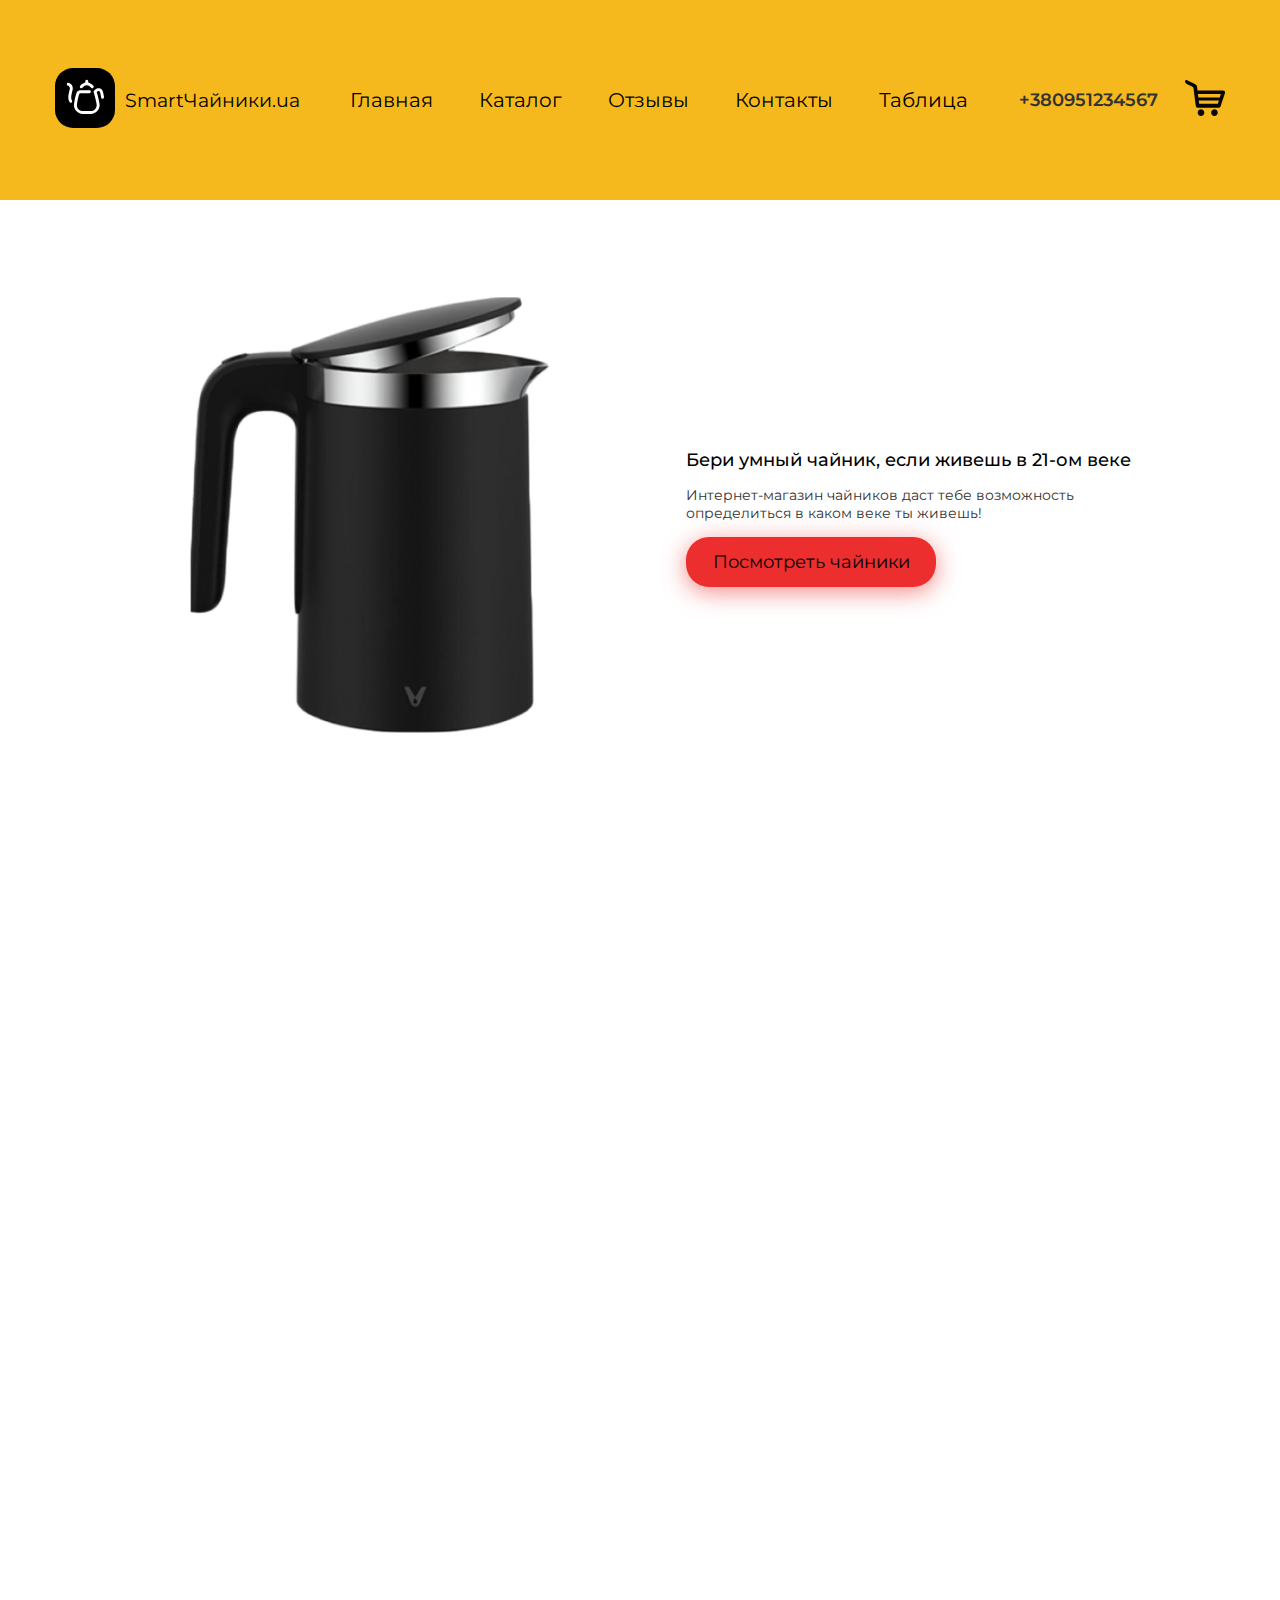
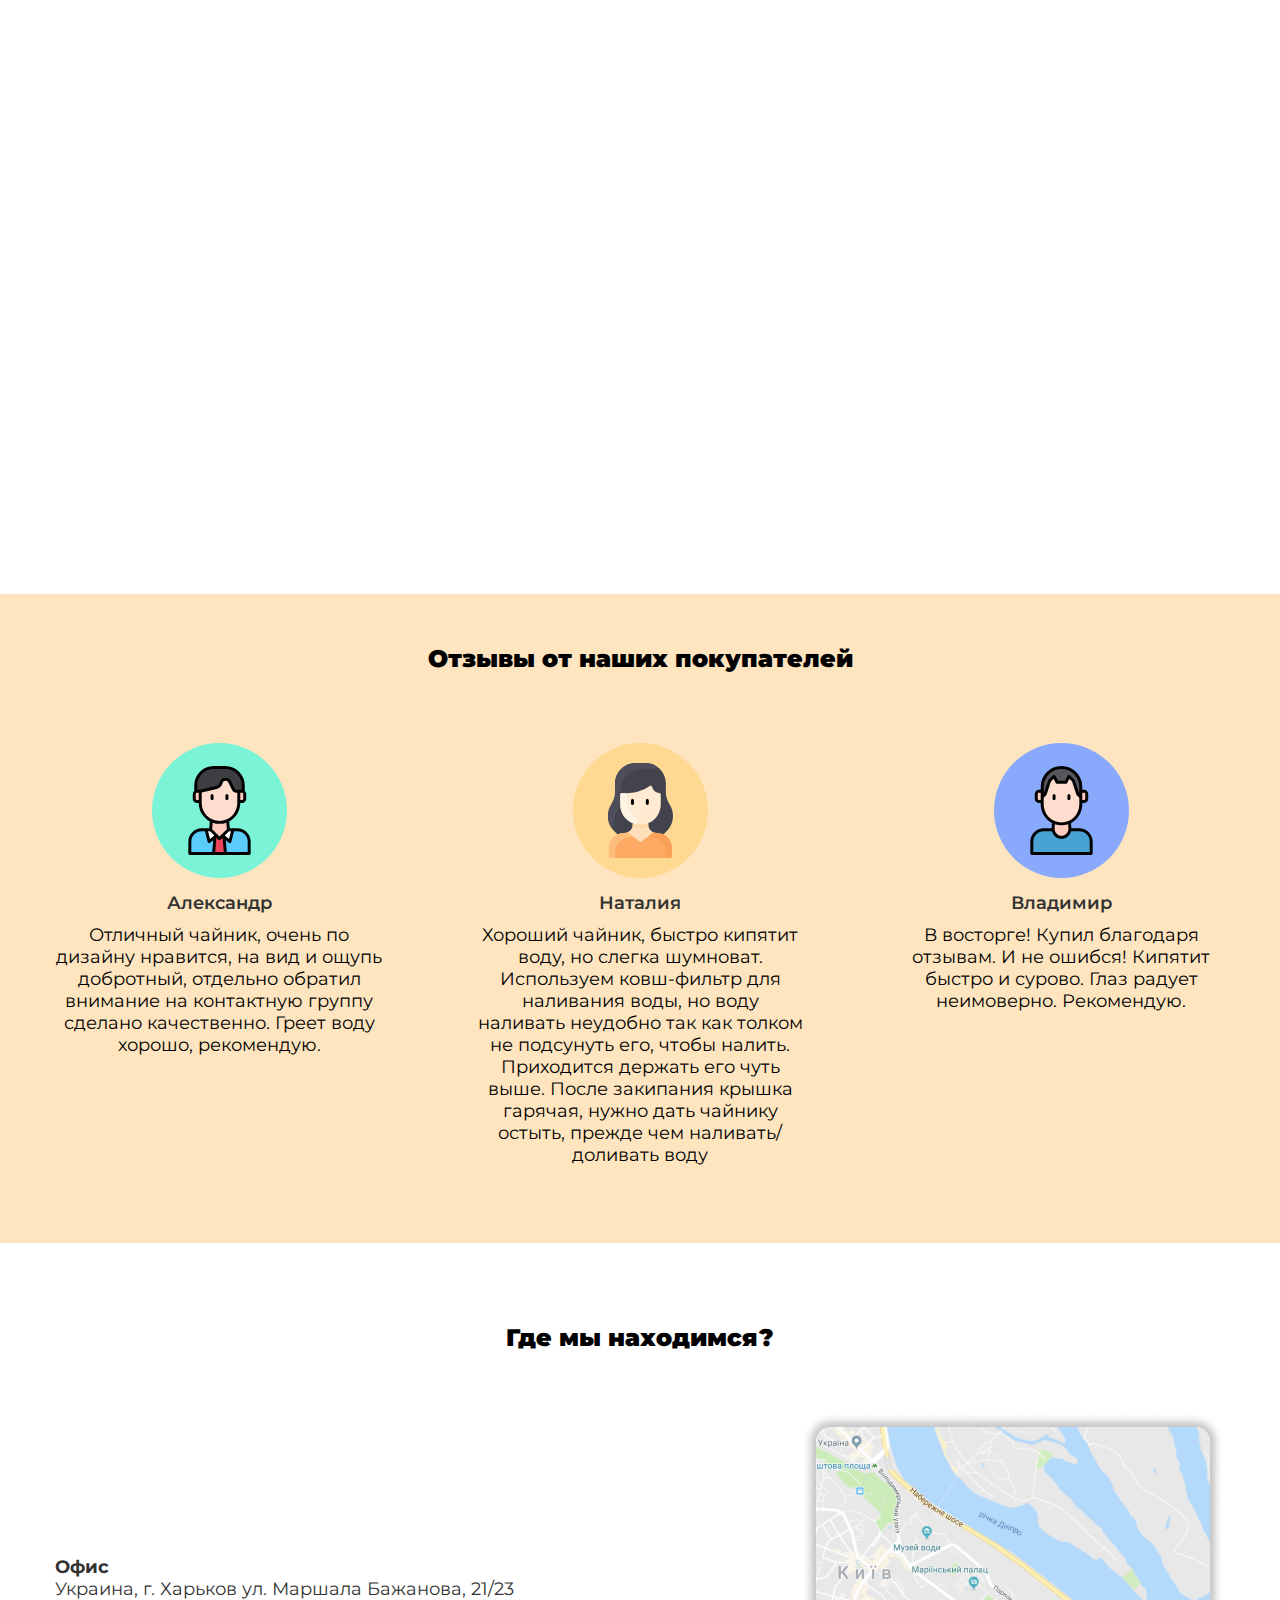
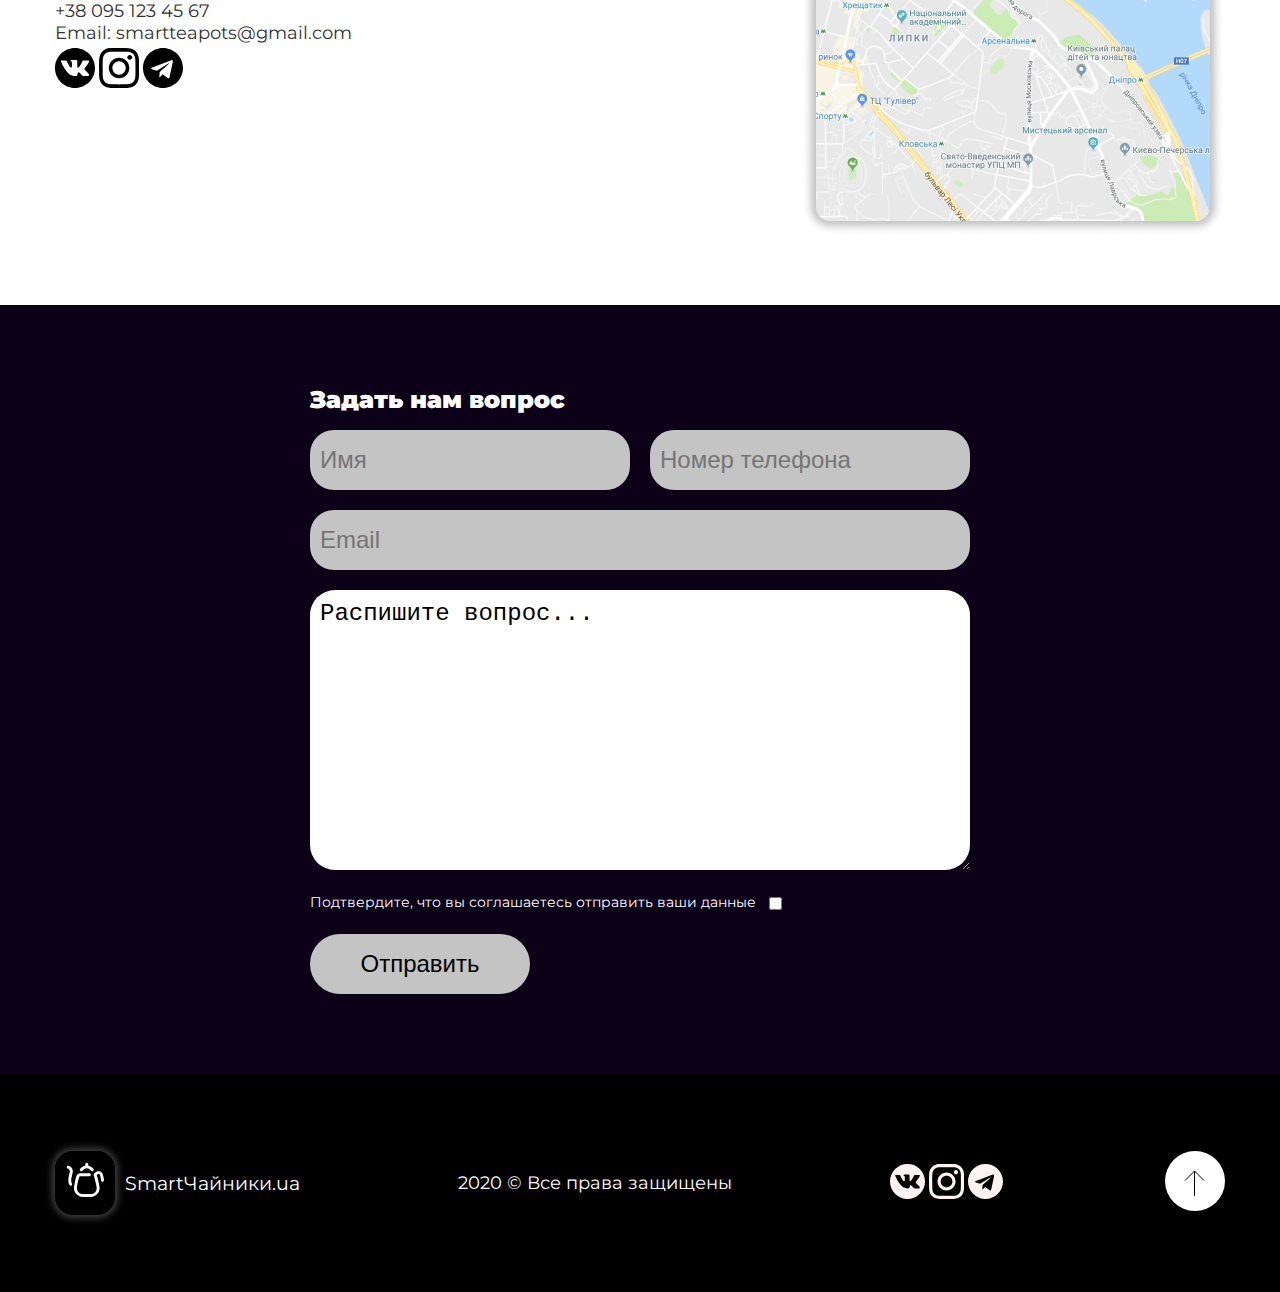
<file: smartkittles_js1/index.html>
<!DOCTYPE html>
<html lang="en">
<head>
    <meta charset="UTF-8">
    <link rel="stylesheet" href="css/style.css">
    <title>MyWebPage</title>
    <style>
        @import url('https://fonts.googleapis.com/css2?family=Montserrat:wght@400;500;600;700;900&display=swap');
    </style>
</head>
<body>
    <div class="wrapper">
        <header class = "header lock-padding">
            <div class="container">
                <div class="header__row">
                    <div class="logo">
                        <div class="logo__img"><a href="#"><img src="img/main_logo.svg" alt="logo"></a></div>
                        <div class="logo__text">SmartЧайники.ua</div>
                    </div>
                    <nav class="nav">
                            <ul class="nav__row">
                                <li><a href="#">Главная</a></li>
                                <li><a href="#catalog">Каталог</a></li>
                                <li><a href="#reviews">Отзывы</a></li>
                                <li><a href="#contacts">Контакты</a></li>
                                <li><a href="table.html" target="_blank">Таблица</a></li>
                            </ul>
                    </nav>
                    <div class="header__phone">+380951234567</div>
                    <div class="header__basket"><a href="#popup" class="popup-link"><img src="img/basket.svg" alt="basket"></a></div>
                </div>
            </div>
        </header>
        <div class="content">
            <div class="offer">
                <div class="container">
                    <div class="offer__row">
                        <div class="offer__img">
                            <img src="img/main_img.png" alt="teapot">
                        </div>
                        <div class="offer__text">
                            <p>Бери умный чайник, если живешь в 21-ом веке</p>
                            <p>Интернет-магазин чайников даст тебе возможность определиться в каком веке ты живешь!</p>
                            <div class="offer__button"><a href="#catalog">Посмотреть чайники</a></div>
                        </div>
                    </div>
                </div>
            </div>
            <div class="why">
                <div class="container">
                    <h2 class = "animation anim-no-hide">Почему именно мы?</h2>
                    <div class="why__row animation anim-no-hide">
                        <div class="item__row">
                            <div class="item__img"><img src="img/item1.svg" alt="check-mark_icon"></div>
                            <div class="item__text">
                                <h3>Надежность</h3>
                                <p>Наши чайники долговечны и процент гарантийных ремонтов сводится к нулю</p>
                            </div>
                        </div>
                        <div class="item__row">
                            <div class="item__img"><img src="img/item2.svg" alt="hand_icon"></div>
                            <div class="item__text">
                                <h3>Хороший материал</h3>
                                <p>Чайники произведены из нержавеющей стали</p>
                            </div>
                        </div>
                        <div class="item__row">
                            <div class="item__img"><img src="img/item3.svg" alt="delivery_car_icon"></div>
                            <div class="item__text">
                                <h3>Быстрая доставка</h3>
                                <p>Доставка в течении 1-2 дней по всей Украине</p>
                            </div>
                        </div>
                    </div>
                </div>
            </div>
            <div class="catalog">
                <div class="container">
                    <h2 id = "catalog" class = "animation anim-no-hide">Каталог товаров</h2>
                    <div class="catalog__row">
                        <div class="catalog__item animation anim-no-hide">
                            <div class="catalog__img"><img src="img/catalog_1.png" alt="teapot"></div>
                            <div class="catalog__name">Электрочайник XIAOMI Viomi Smart Kettle Black</div>
                            <div class="catalog__price">1199 грн</div>
                            <div class="catalog__button"><a href="#">Купить</a></div>
                        </div>
                        <div class="catalog__item animation anim-no-hide">
                            <div class="catalog__img">
                                <img src="img/catalog_2.png" alt="teapot">
                            </div>
                            <div class="catalog__name">Электрочайник TEFAL DIGITAL KO851830</div>
                            <div class="catalog__price">2249 грн</div>
                            <div class="catalog__button"><a href="#">Купить</a></div>
                        </div>
                        <div class="catalog__item animation anim-no-hide">
                            <div class="catalog__img">
                                <img src="img/catalog_3.png" alt="teapot">
                            </div>
                            <div class="catalog__name">Электрочайник XIAOMI MiJia Kettle</div>
                            <div class="catalog__price">1199 грн</div>
                            <div class="catalog__button"><a href="#">Купить</a></div>
                        </div>
                        <div class="catalog__item animation anim-no-hide">
                            <div class="catalog__img">
                                <img src="img/catalog_4.png" alt="teapot">
                            </div>
                            <div class="catalog__name">Умный электрочайник BOSCH TWK 7203 </div>
                            <div class="catalog__price">4299 грн</div>
                            <div class="catalog__button"><a href="#">Купить</a></div>
                        </div>
                        <div class="catalog__item animation anim-no-hide">
                            <div class="catalog__img">
                                <img src="img/catalog_5.png" alt="teapot">
                            </div>
                            <div class="catalog__name">Электрочайник PHILIPS Viva Collection</div>
                            <div class="catalog__price">1699 грн</div>
                            <div class="catalog__button"><a href="#">Купить</a></div>
                        </div>
                        <div class="catalog__item animation anim-no-hide">
                            <div class="catalog__img">
                                <img src="img/catalog_6.png" alt="teapot">
                            </div>
                            <div class="catalog__name">Умный электрочайник Concept RK-3181</div>
                            <div class="catalog__price">2949 грн</div>
                            <div class="catalog__button"><a href="#">Купить</a></div>
                        </div>
                        <div class="catalog__item animation anim-no-hide">
                            <div class="catalog__img">
                                <img src="img/catalog_7.png" alt="teapot">
                            </div>
                            <div class="catalog__name">Электрочайник Hotpoint-Ariston WK 24E UP0</div>
                            <div class="catalog__price">2199 грн</div>
                            <div class="catalog__button"><a href="#">Купить</a></div>
                        </div>
                        <div class="catalog__item animation anim-no-hide">
                            <div class="catalog__img">
                                <img src="img/catalog_8.png" alt="teapot">
                            </div>
                            <div class="catalog__name">Умный электрочайник BOSCH TWK5P475</div>
                            <div class="catalog__price">1799 грн</div>
                            <div class="catalog__button"><a href="#">Купить</a></div>
                        </div>
                    </div>
                </div>
            </div>
            <div class="reviews">
                <div class="container">
                    <h2 id = "reviews">Отзывы от наших покупателей</h2>
                    <div class="reviews__row">
                        <div class="reviews__item">
                            <div class="reviews__img"><img src="img/review_logo1.svg" alt="reviews-icon_1"></div>
                            <div class="reviews__name">Александр</div>
                            <div class="reviews__comment">Отличный чайник, очень по дизайну нравится, на вид и ощупь добротный, отдельно обратил внимание на контактную группу сделано качественно. Греет воду хорошо, рекомендую.</div>
                        </div>
                        <div class="reviews__item">
                            <div class="reviews__img"><img src="img/review_logo2.svg" alt="reviews-icon_2"></div>
                            <div class="reviews__name">Наталия</div>
                            <div class="reviews__comment">Хороший чайник, быстро кипятит воду, но слегка шумноват. Используем ковш-фильтр для наливания воды, но воду наливать неудобно так как толком не подсунуть его, чтобы налить. Приходится держать его чуть выше. После закипания крышка гарячая, нужно дать чайнику остыть, прежде чем наливать/доливать воду</div>
                        </div>
                        <div class="reviews__item">
                            <div class="reviews__img"><img src="img/review_logo3.svg" alt="reviews-icon_3"></div>
                            <div class="reviews__name">Владимир</div>
                            <div class="reviews__comment">В восторге! Купил благодаря отзывам. И не ошибся! Кипятит быстро и сурово. Глаз радует неимоверно. Рекомендую.</div>
                        </div>
                    </div>
                </div>
            </div>
            <div class="where">
                <div class="container">
                    <h2 id = "contacts">Где мы находимся?</h2>
                    <div class="where__row">
                        <div class="where__block">
                            <div class="where__heading">Офис</div>
                            <div class="where__text">Украина, г. Харьков ул. Маршала Бажанова, 21/23<br>+38 095 123 45 67<br>Email: smartteapots@gmail.com</div>
                            <div class="icons__row icons">
                                <a href="#"><img src="img/vk_logo.svg" alt="vk-icon"></a>
                                <a href="#"><img src="img/instagram_logo.svg" alt="insta-icon"></a>
                                <a href="#"><img src="img/telegram_logo.svg" alt="telegram-icon"></a>
                            </div>
                        </div>
                        <div class="where__map">
                            <img src="img/map_img.png" alt="map">
                        </div>
                    </div>
                </div>
            </div>
            <div class="ask">
                <div class="container">
                    <h2>Задать нам вопрос</h2>
                    <div class="ask__form">
                        <form action="#ask-form" id = "ask-form">
                            <div class="form__row">
                                <input type="text" id = "form__name" class="form__name" placeholder="Имя">
                                <input type="text" id = "form__number" class="form__number" placeholder="Номер телефона">
                            </div>
                            <input class="form__email" id="form__email" type="text" placeholder="Email">
                            <textarea class="form__message">Распишите вопрос...</textarea>
                            <div class="checkmark__row">
                                <div class="checkmark__text">Подтвердите, что вы соглашаетесь отправить ваши данные</div>
                                <div class="checkmark__box"><input id = "check-box" type="checkbox"></div>
                            </div>
                            <button type="submit" class="form__submit" onclick=validation(document.getElementById("ask-form"))>Отправить</button>
                        </form>
                    </div>
                </div>
            </div>
        </div>
        <footer class = "footer">
            <div class="container">
                <div class="footer__row">
                    <div class="logo">
                        <div class="logo__img"><a href="#"><img src="img/main_logo.svg" alt="logo"></a></div>
                        <div class="logo__text">SmartЧайники.ua</div>
                    </div>
                    <div class="footer__text">2020 © Все права защищены</div>
                    <div class="icons">
                        <a href="#"><img src="img/vk_logo_white.svg" alt="vk-icon"></a>
                        <a href="#"><img src="img/instagram_logo_white.svg" alt="insta-icon"></a>
                        <a href="#"><img src="img/telegram_logo_white.svg" alt="telegram-icon"></a>
                    </div>
                    <div class="footer__up">
                        <a href="#"><img src="img/button-up.svg" alt=button-up></a>
                    </div>
                </div>
            </div>
        </footer>
        <div id = "popup" class="popup">
            <div class="popup__body">
                <div class="popup__content">
                    <a href="#" class="popup__close close-popup"><img src="img/closeitem.png" width="25" height="25"></a>
                    <div class="popup__title">Корзина</div>
                    <div class="popup__text">
                        Когда-нибудь, на месте этого текста, будет корзина. Если вы желаете что-нибудь заказать, то
                        звоните нам на номер телефона +38 095 123 45 67  или пишите на наш Email:
                        smartteapots@gmail.com. Спасибо, что Вы с нами!
                    </div>
                </div>
            </div>
        </div>
        <script src="js/popup.js"></script>
        <script src="js/validation.js"></script>
        <script src="js/scroll.js"></script>
    </div>
</body>
</html>
</file>
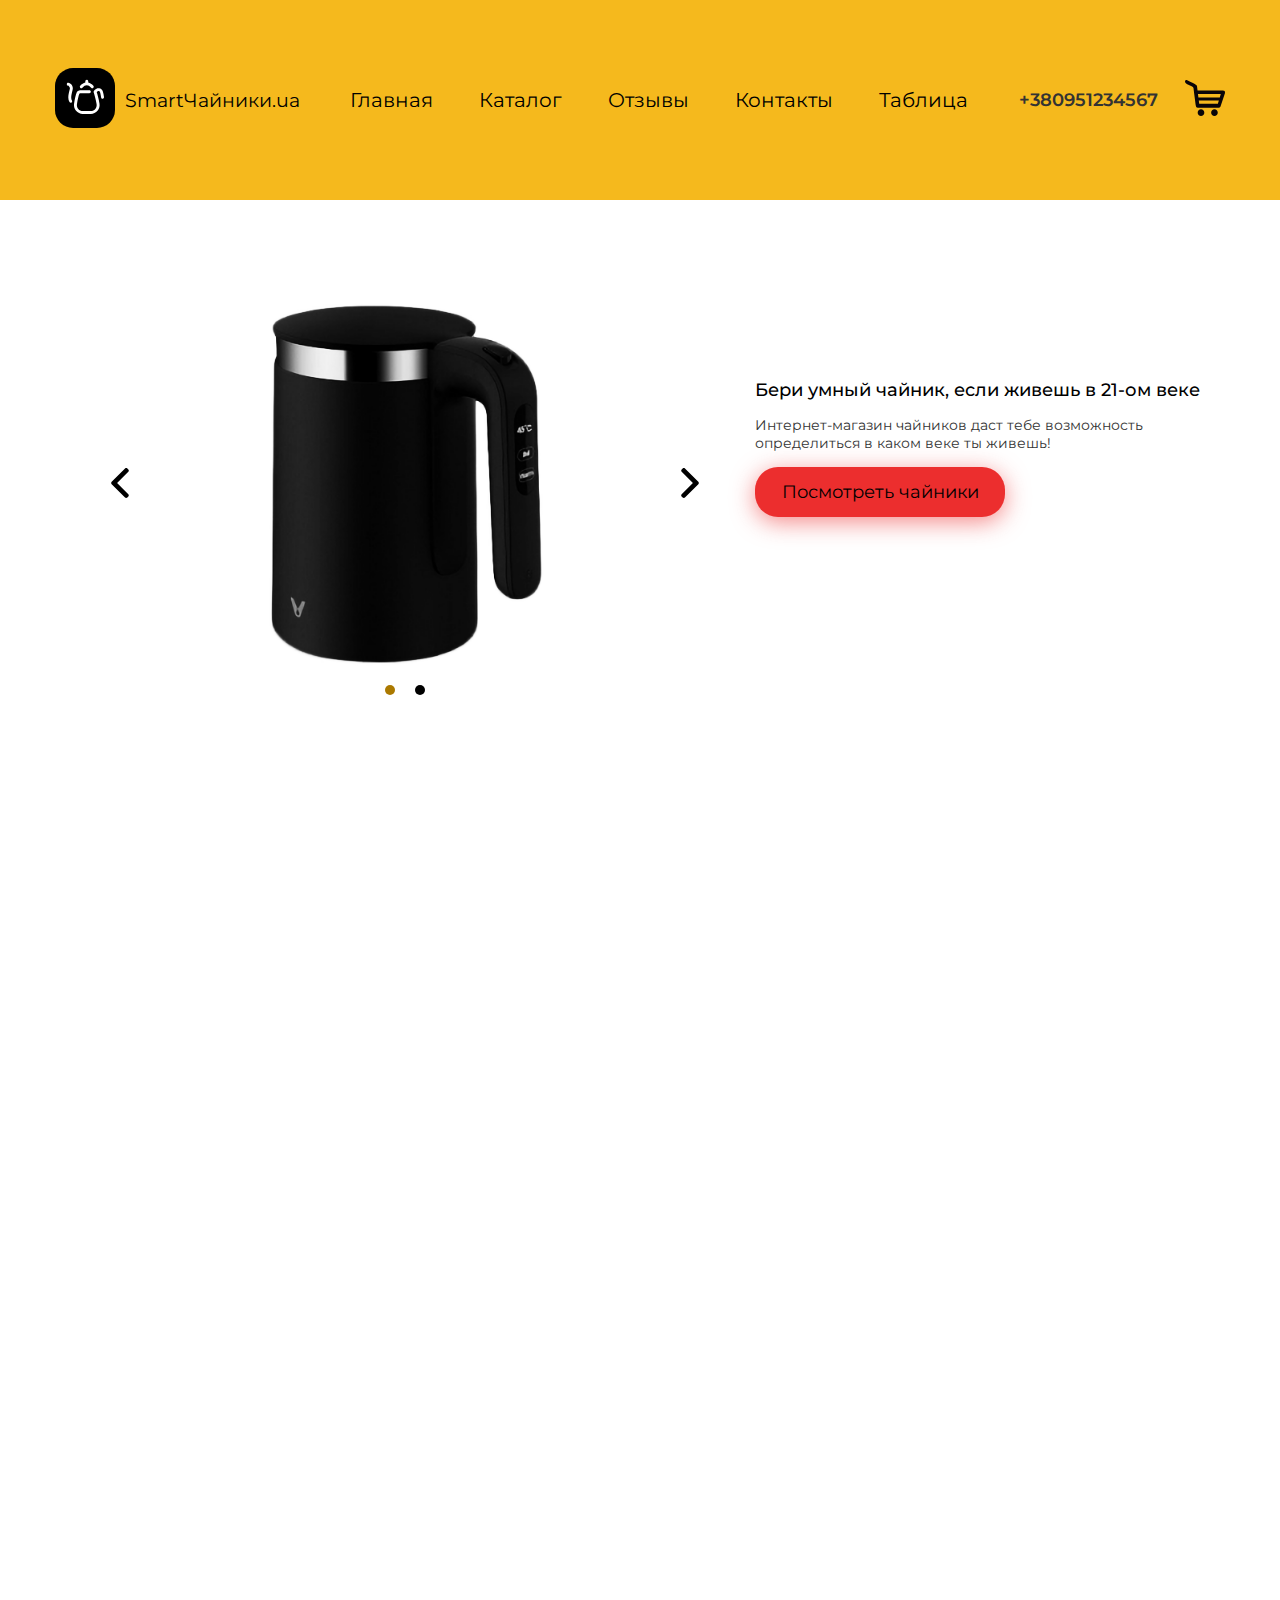
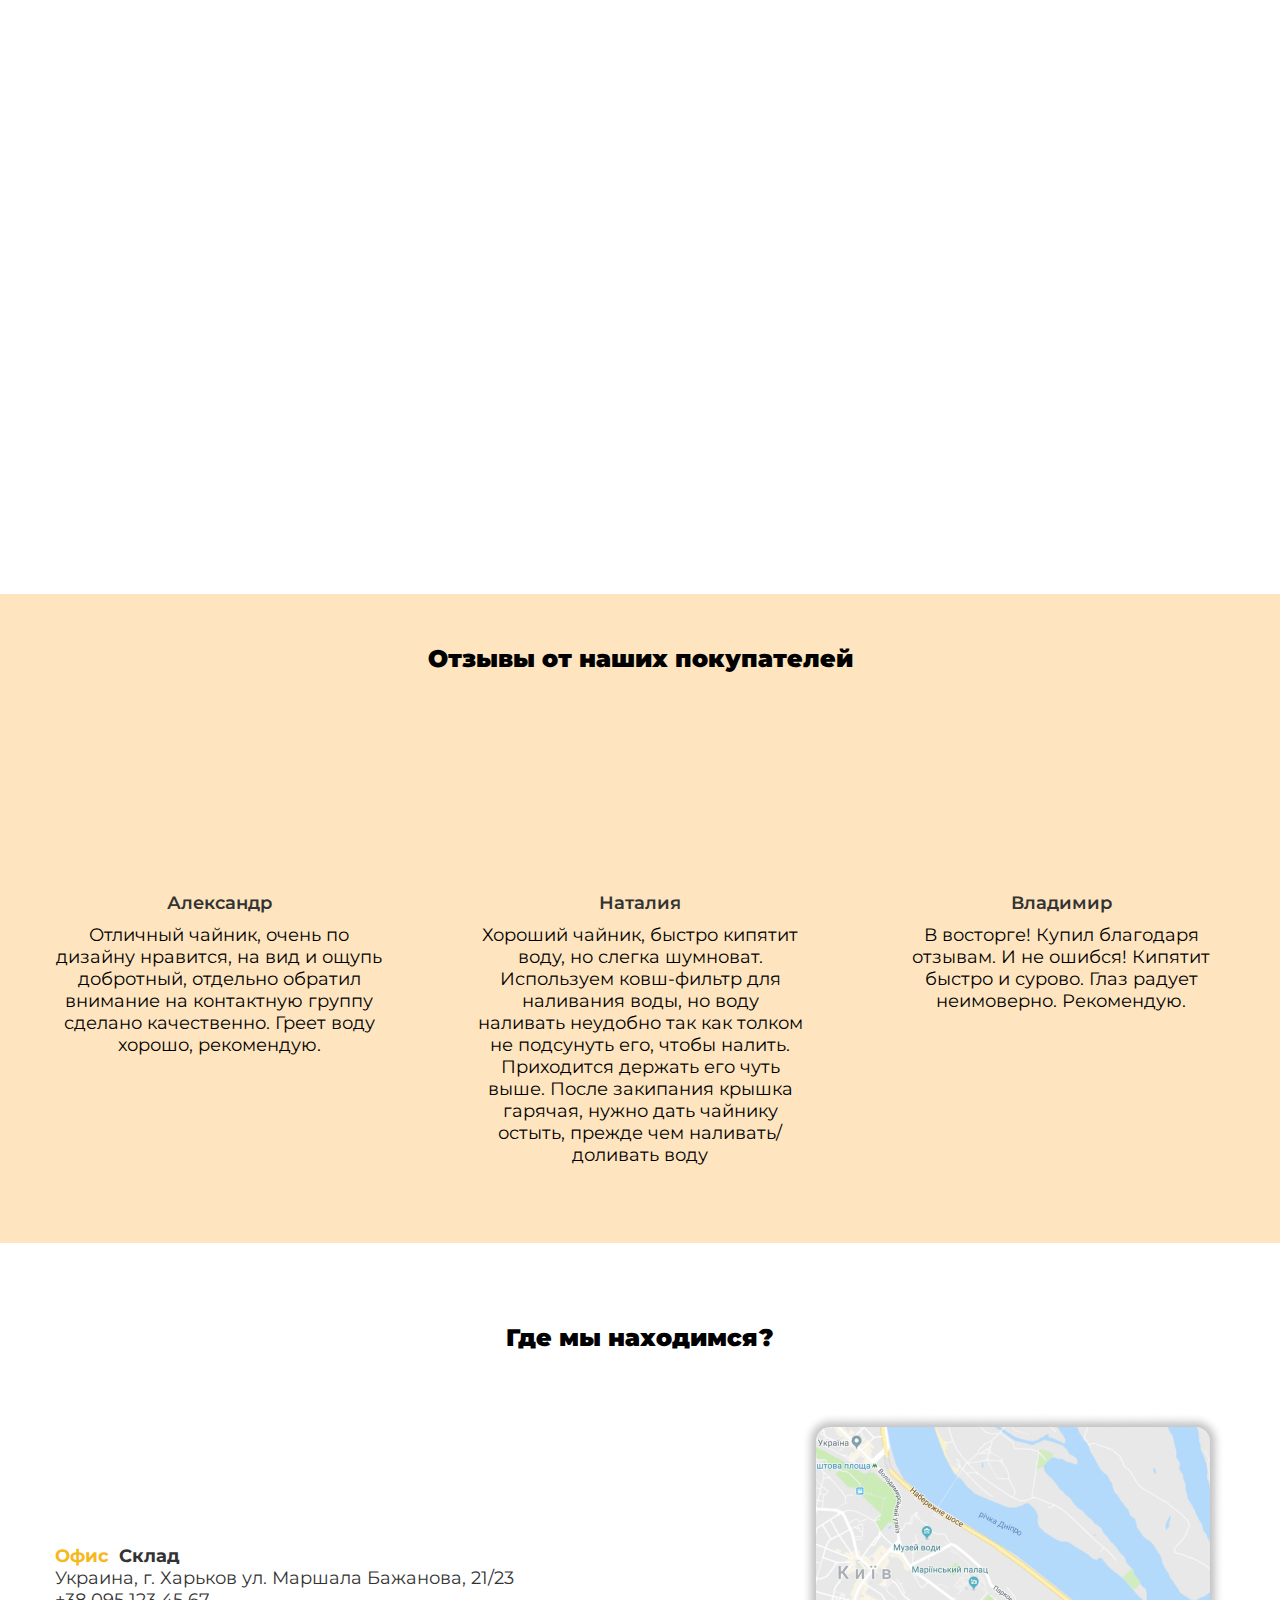
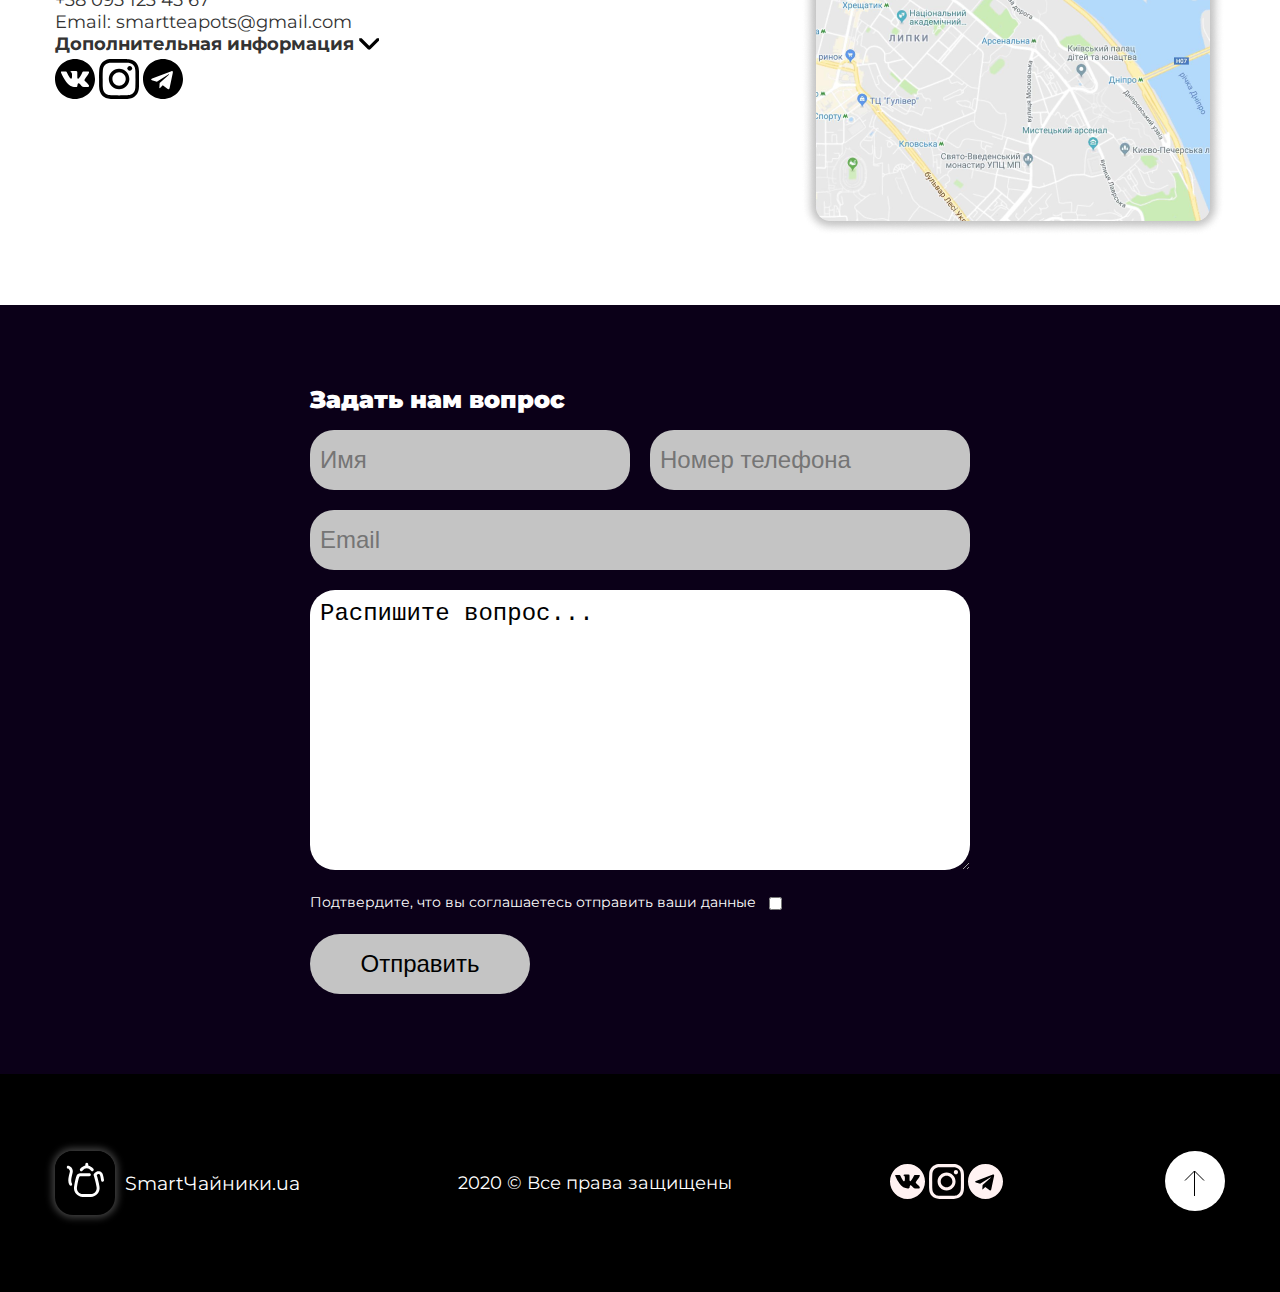
<file: smartkittles_optimize/index.html>
<!DOCTYPE html>
<html lang="en">
<head>
    <meta charset="UTF-8">
    <title>MyWebPage</title>
    <style>
        @import url('https://fonts.googleapis.com/css2?family=Montserrat:wght@400;500;600;700;900&display=swap');
    </style>
    <link rel="stylesheet" href="css/style.css">
    <script defer src="js/loadCSS.js"></script>
    <script defer src="js/load.js"></script>
</head>
<body>
    <div class="wrapper">
        <header class = "header lock-padding" id = "header">
            <div class="container">
                <div class="header__row">
                    <div class="logo">
                        <div class="logo__img"><a href="#"><img src="[data-uri]
                        +0Po5y02ouz3rz7D4biSJbmiabqyrbuC8fyTNf2jef6zvf+DwwKh8Si8YhMKpfMpvMJjUqn1Kr1ihUVAAA7" data-src="img/main_logo.svg" alt="logo"></a></div>
                        <div class="logo__text">SmartЧайники.ua</div>
                    </div>
                    <nav class="nav">
                            <ul class="nav__row">
                                <li><a href="#">Главная</a></li>
                                <li><a href="#catalog">Каталог</a></li>
                                <li><a href="#reviews">Отзывы</a></li>
                                <li><a href="#contacts">Контакты</a></li>
                                <li><a href="table.html" target="_blank">Таблица</a></li>
                            </ul>
                    </nav>
                    <div class="header__phone">+380951234567</div>
                    <div class="header__basket"><a href="#popup" class="popup-link"><img src="[data-uri]"
                                                                                         data-src="img/basket.svg" alt="basket"></a></div>
                </div>
            </div>
        </header>
        <div class="content">
            <div class="offer">
                <div class="container">
                    <div class="offer__row">
                        <div class="slider">
                            <div class="slider__item">
                                <img src="[data-uri]" data-src="img/01.png" width="300px" alt="teapot1">
                            </div>
                            <div class="slider__item">
                                <img src="[data-uri]" data-src="img/02.png" width="300px" alt="teapot2">
                            </div>
                        </div>
                        <div class="offer__text">
                            <p>Бери умный чайник, если живешь в 21-ом веке</p>
                            <p>Интернет-магазин чайников даст тебе возможность определиться в каком веке ты живешь!</p>
                            <div class="offer__button"><a href="#catalog">Посмотреть чайники</a></div>
                        </div>
                    </div>
                </div>
            </div>
            <div class="why">
                <div class="container">
                    <h2 class = "animation anim-no-hide">Почему именно мы?</h2>
                    <div class="why__row animation anim-no-hide">
                        <div class="item__row">
                            <div class="item__img"><img src="[data-uri]
                            z3rz7D4biSJbmiabqyrbuC8fyTNf2jef6zvf+DwwKh8Si8YhMKpfMpvMJjUqn1Kr1is1qt9yu9wsOi8fksvmMTqvX7DawAAA7" data-src="img/item1.svg" alt="check-mark_icon"></div>
                            <div class="item__text">
                                <h3>Надежность</h3>
                                <p>Наши чайники долговечны и процент гарантийных ремонтов сводится к нулю</p>
                            </div>
                        </div>
                        <div class="item__row">
                            <div class="item__img"><img src="[data-uri]
                            z3rz7D4biSJbmiabqyrbuC8fyTNf2jef6zvf+DwwKh8Si8YhMKpfMpvMJjUqn1Kr1is1qt9yu9wsOi8fksvmMTqvX7DawAAA7" data-src="img/item2.svg" alt="hand_icon"></div>
                            <div class="item__text">
                                <h3>Хороший материал</h3>
                                <p>Чайники произведены из нержавеющей стали</p>
                            </div>
                        </div>
                        <div class="item__row">
                            <div class="item__img"><img src="[data-uri]
                            z3rz7D4biSJbmiabqyrbuC8fyTNf2jef6zvf+DwwKh8Si8YhMKpfMpvMJjUqn1Kr1is1qt9yu9wsOi8fksvmMTqvX7DawAAA7" data-src="img/item3.svg" alt="delivery_car_icon"></div>
                            <div class="item__text">
                                <h3>Быстрая доставка</h3>
                                <p>Доставка в течении 1-2 дней по всей Украине</p>
                            </div>
                        </div>
                    </div>
                </div>
            </div>
            <div class="catalog">
                <div class="container">
                    <h2 id = "catalog" class = "animation anim-no-hide">Каталог товаров</h2>
                    <div class="catalog__row">
                        <div class="catalog__item animation anim-no-hide">
                            <div class="catalog__img"><img
                                    src="[data-uri]" data-src="img/catalog_1.png" alt="teapot"></div>
                            <div class="catalog__name">Электрочайник XIAOMI Viomi Smart Kettle Black</div>
                            <div class="catalog__price">1199 грн</div>
                            <div class="catalog__button"><a href="#">Купить</a></div>
                        </div>
                        <div class="catalog__item animation anim-no-hide">
                            <div class="catalog__img">
                                <img src="[data-uri]" data-src="img/catalog_2.png" alt="teapot">
                            </div>
                            <div class="catalog__name">Электрочайник TEFAL DIGITAL KO851830</div>
                            <div class="catalog__price">2249 грн</div>
                            <div class="catalog__button"><a href="#">Купить</a></div>
                        </div>
                        <div class="catalog__item animation anim-no-hide">
                            <div class="catalog__img">
                                <img src="[data-uri]" data-src="img/catalog_3.png" alt="teapot">
                            </div>
                            <div class="catalog__name">Электрочайник XIAOMI MiJia Kettle</div>
                            <div class="catalog__price">1199 грн</div>
                            <div class="catalog__button"><a href="#">Купить</a></div>
                        </div>
                        <div class="catalog__item animation anim-no-hide">
                            <div class="catalog__img">
                                <img src="[data-uri]" data-src="img/catalog_4.png" alt="teapot">
                            </div>
                            <div class="catalog__name">Умный электрочайник BOSCH TWK 7203 </div>
                            <div class="catalog__price">4299 грн</div>
                            <div class="catalog__button"><a href="#">Купить</a></div>
                        </div>
                        <div class="catalog__item animation anim-no-hide">
                            <div class="catalog__img">
                                <img src="[data-uri]" data-src="img/catalog_5.png" alt="teapot">
                            </div>
                            <div class="catalog__name">Электрочайник PHILIPS Viva Collection</div>
                            <div class="catalog__price">1699 грн</div>
                            <div class="catalog__button"><a href="#">Купить</a></div>
                        </div>
                        <div class="catalog__item animation anim-no-hide">
                            <div class="catalog__img">
                                <img src="[data-uri]" data-src="img/catalog_6.png" alt="teapot">
                            </div>
                            <div class="catalog__name">Умный электрочайник Concept RK-3181</div>
                            <div class="catalog__price">2949 грн</div>
                            <div class="catalog__button"><a href="#">Купить</a></div>
                        </div>
                        <div class="catalog__item animation anim-no-hide">
                            <div class="catalog__img">
                                <img src="[data-uri]" data-src="img/catalog_7.png" alt="teapot">
                            </div>
                            <div class="catalog__name">Электрочайник Hotpoint-Ariston WK 24E UP0</div>
                            <div class="catalog__price">2199 грн</div>
                            <div class="catalog__button"><a href="#">Купить</a></div>
                        </div>
                        <div class="catalog__item animation anim-no-hide">
                            <div class="catalog__img">
                                <img src="[data-uri]" data-src="img/catalog_8.png" alt="teapot">
                            </div>
                            <div class="catalog__name">Умный электрочайник BOSCH TWK5P475</div>
                            <div class="catalog__price">1799 грн</div>
                            <div class="catalog__button"><a href="#">Купить</a></div>
                        </div>
                    </div>
                </div>
            </div>
            <div class="reviews">
                <div class="container">
                    <h2 id = "reviews">Отзывы от наших покупателей</h2>
                    <div class="reviews__row">
                        <div class="reviews__item">
                            <div class="reviews__img">
                                <img src="[data-uri]" data-src="img/review_logo1.svg" alt="reviews-icon_1" >
                            </div>
                            <div class="reviews__name">Александр</div>
                            <div class="reviews__comment">Отличный чайник, очень по дизайну нравится, на вид и ощупь добротный, отдельно обратил внимание на контактную группу сделано качественно. Греет воду хорошо, рекомендую.</div>
                        </div>
                        <div class="reviews__item">
                            <div class="reviews__img">
                                <img src="[data-uri]" data-src="img/review_logo2.svg" alt="reviews-icon_2">
                            </div>
                            <div class="reviews__name">Наталия</div>
                            <div class="reviews__comment">Хороший чайник, быстро кипятит воду, но слегка шумноват. Используем ковш-фильтр для наливания воды, но воду наливать неудобно так как толком не подсунуть его, чтобы налить. Приходится держать его чуть выше. После закипания крышка гарячая, нужно дать чайнику остыть, прежде чем наливать/доливать воду</div>
                        </div>
                        <div class="reviews__item">
                            <div class="reviews__img">
                                <img src="[data-uri]" data-src="img/review_logo3.svg" alt="reviews-icon_3">
                            </div>
                            <div class="reviews__name">Владимир</div>
                            <div class="reviews__comment">В восторге! Купил благодаря отзывам. И не ошибся! Кипятит быстро и сурово. Глаз радует неимоверно. Рекомендую.</div>
                        </div>
                    </div>
                </div>
            </div>
            <div class="where">
                <div class="container">
                    <a href="#no_scroll" class="where__link"><h2 id = "contacts">Где мы находимся?</h2></a>
                    <div class="where__row">
                        <div class="where__block">
                            <div class="tabs">
                                <div class="where__heading tab">Офис</div>
                                <div class="where__heading tab">Склад</div>
                            </div>
                            <div class="tab__content">
                                <div class="tab__item">
                                    <div class="where__text">Украина, г. Харьков ул. Маршала Бажанова, 21/23<br>+38 095 123 45 67<br>Email: smartteapots@gmail.com</div>
                                    <ul class = "accordion" data-accordion="open">
                                        <li>
                                            <div class="accordion__header">Дополнительная информация</div>
                                            <div class="accordion__body">Lorem ipsum dolor sit amet, consectetur adipisicing elit. Aperiam blanditiis, culpa dicta ea esse eveniet, explicabo facilis hic id in ipsa itaque, laudantium maxime nam nemo omnis quaerat sequi voluptate.</div>
                                        </li>
                                    </ul>
                                </div>
                                <div class="tab__item">
                                    <div class="where__text">Украина, г. Харьков ул. Вернадского, 12<br>+38 098 123 45 67<br>Email: smartteapots@gmail.com</div>
                                </div>
                            </div>
                            <div class="icons__row icons">
                                <a href="#"><img src="img/vk_logo.svg" alt="vk-icon"></a>
                                <a href="#"><img src="img/instagram_logo.svg" alt="insta-icon"></a>
                                <a href="#"><img src="img/telegram_logo.svg" alt="telegram-icon"></a>
                            </div>
                        </div>
                        <div class="where__map">
                            <a href="#no_scroll"
                               class="where__link"><img srcset="img/map_img.png 424w,
                                                        img/map_500px_img.png 500w,
                                                        img/map_550px_img.png 550w"
                                                        sizes="(max-width: 1170px) 500px,
                                                        (max-width: 768px) 550px, 424px" src="[data-uri]"
                                                        data-src="img/map_img.png"
                                                        alt="map"></a>
                        </div>
                    </div>
                </div>
            </div>
            <div class="ask">
                <div class="container">
                    <h2>Задать нам вопрос</h2>
                    <div class="ask__form">
                        <form action="#no_scroll">
                            <div class="form__row">
                                <input type="text" id = "form__name" class="form__name" placeholder="Имя">
                                <input type="text" id = "form__number" class="form__number" placeholder="Номер телефона">
                            </div>
                            <input class="form__email" id="form__email" type="text" placeholder="Email">
                            <textarea class="form__message">Распишите вопрос...</textarea>
                            <div class="checkmark__row">
                                <div class="checkmark__element_1">
                                    <label for="check-box" class="checkmark__text">Подтвердите, что вы соглашаетесь отправить
                                        ваши
                                        данные</label>
                                    <div class="checkmark__box"><input id = "check-box" type="checkbox"></div>
                                </div>
                                <div class="checkmark__element_2">
                                    <label for="check-js" class="checkmark__text">Example</label>
                                    <div class="checkmark__box"><input id = "check-js" type="checkbox" disabled></div>
                                </div>
                            </div>
                            <button type="submit" class="form__submit" onclick=validation(document.getElementById("ask-form"))>Отправить</button>
                        </form>
                    </div>
                </div>
            </div>
        </div>
        <footer class = "footer">
            <div class="container">
                <div class="footer__row">
                    <div class="logo">
                        <div class="logo__img"><a href="#"><img
                                srcset="img/main_logo_50w.svg 50w,
                                img/main_logo.svg 60w"
                                sizes="(max-width: 890px) 50px, 60px"
                                src="[data-uri]
                        +0Po5y02ouz3rz7D4biSJbmiabqyrbuC8fyTNf2jef6zvf+DwwKh8Si8YhMKpfMpvMJjUqn1Kr1ihUVAAA7" data-src="img/main_logo.svg" alt="logo"></a></div>
                        <div class="logo__text">SmartЧайники.ua</div>
                    </div>
                    <div class="footer__text">2020 © Все права защищены</div>
                    <div class="icons">
                        <a href="#"><img src="img/vk_logo_white.svg" alt="vk-icon"></a>
                        <a href="#"><img src="img/instagram_logo_white.svg" alt="insta-icon"></a>
                        <a href="#"><img src="img/telegram_logo_white.svg" alt="telegram-icon"></a>
                    </div>
                    <div class="footer__up">
                        <a href="#header"><img srcset="img/button-up_50w.svg 50w,
                                               img/button-up.svg 60w"
                                               sizes="(max-width: 890px) 50px, 60px"
                                               src="img/button-up.svg"
                                               alt="button-up"></a>
                    </div>
                </div>
            </div>
        </footer>
        <div id = "popup" class="popup">
            <div class="popup__body">
                <div class="popup__content">
                    <a href="#" class="popup__close close-popup"><img src="img/closeitem.png" width="25" height="25"></a>
                    <div class="popup__title">Корзина</div>
                    <div class="popup__text">
                        Когда-нибудь, на месте этого текста, будет корзина. Если вы желаете что-нибудь заказать, то
                        звоните нам на номер телефона +38 095 123 45 67  или пишите на наш Email:
                        smartteapots@gmail.com. Спасибо, что Вы с нами!
                    </div>
                </div>
            </div>
        </div>
        <script defer src="js/popup.js"></script>
        <script defer src="js/validation.js"></script>
        <script defer src="js/scroll.js"></script>
        <script defer src="https://code.jquery.com/jquery-3.5.1.min.js"></script>
        <script defer src="js/slick.min.js"></script>
        <script defer src="js/slider-configure.js"></script>
        <script defer src="js/open-close.js"></script>
        <script defer src="js/appear_form_element.js"></script>
        <script defer src="js/accordion.js"></script>
        <script defer src="https://snipp.ru/cdn/jqueryui/1.12.1/jquery-ui.min.js"></script>
        <script defer src="js/sortable.js"></script>
        <script defer src="js/tabs.js"></script>
        <script src="js/lazyload.min.js"></script>
        <script>
            let lazyLoadInstance = new LazyLoad({
                elements_selector: "img"
            });
        </script>
    </div>
</body>
</html>
</file>
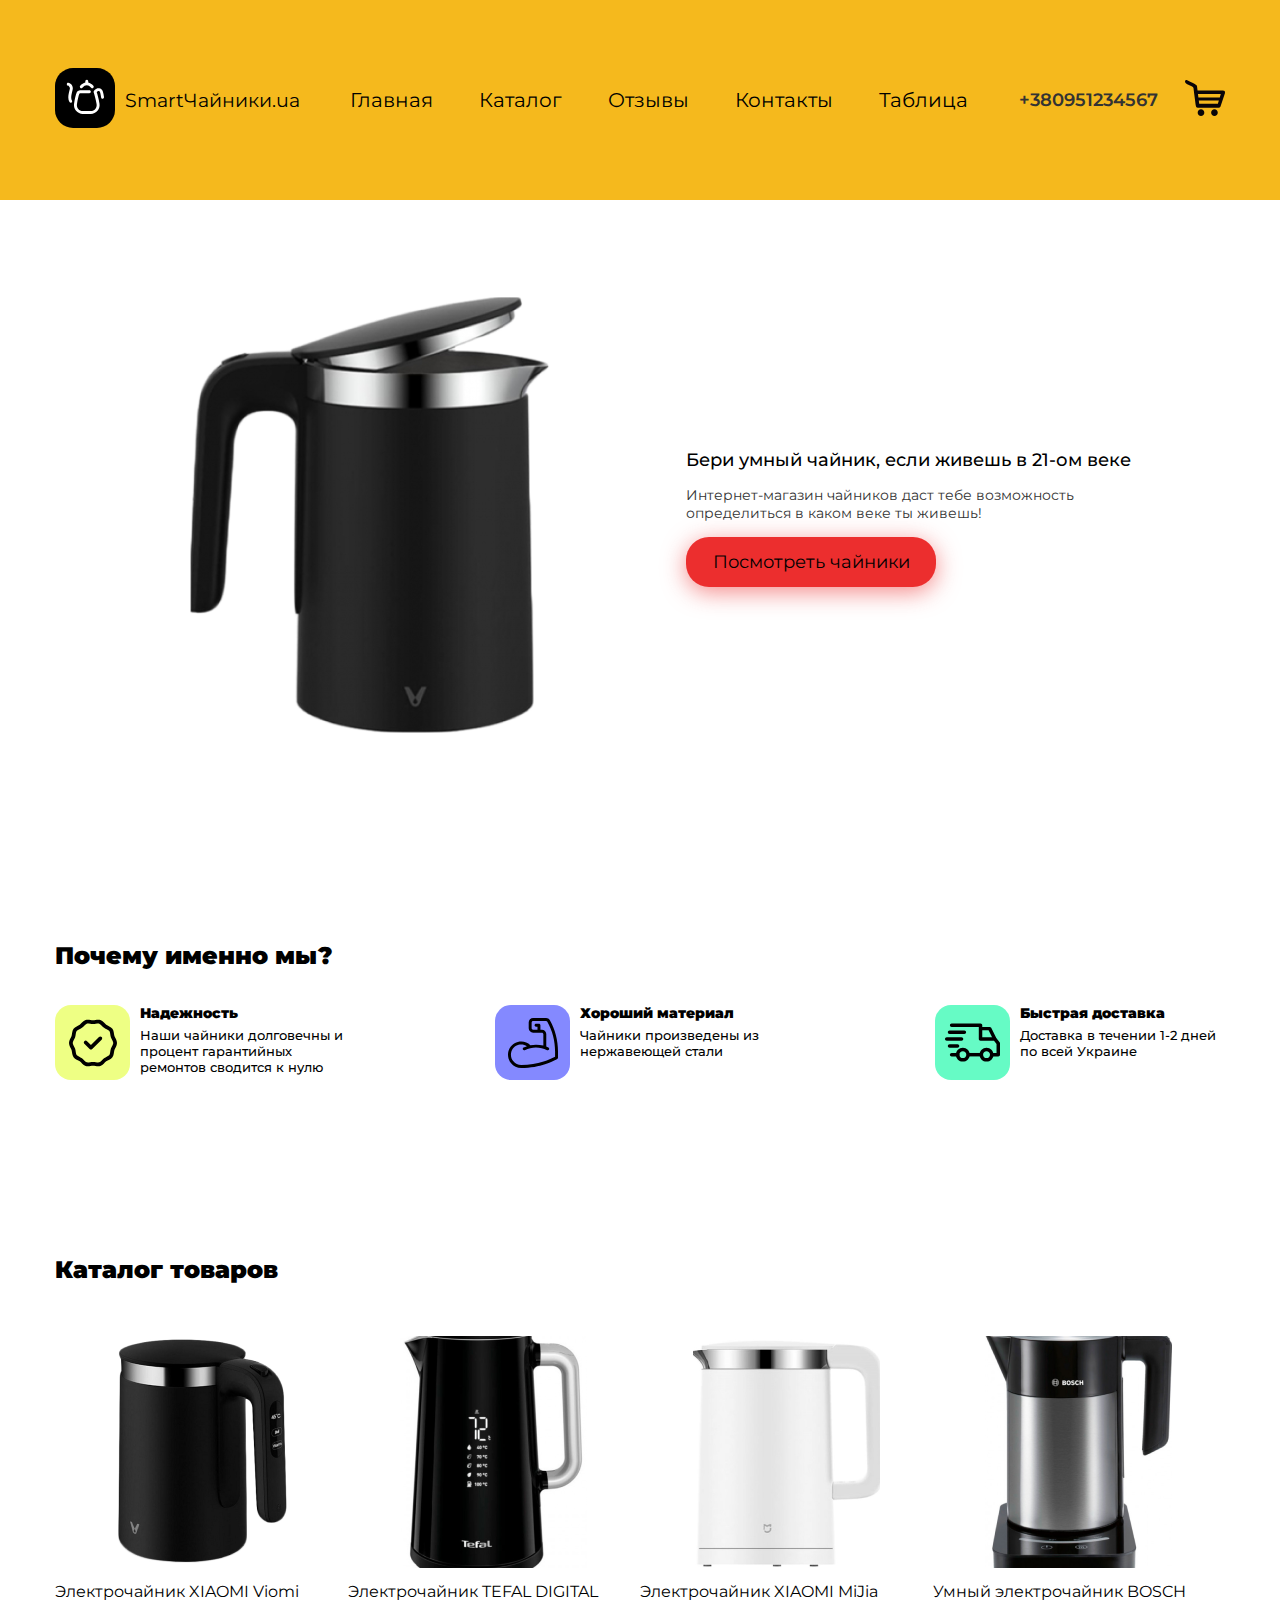
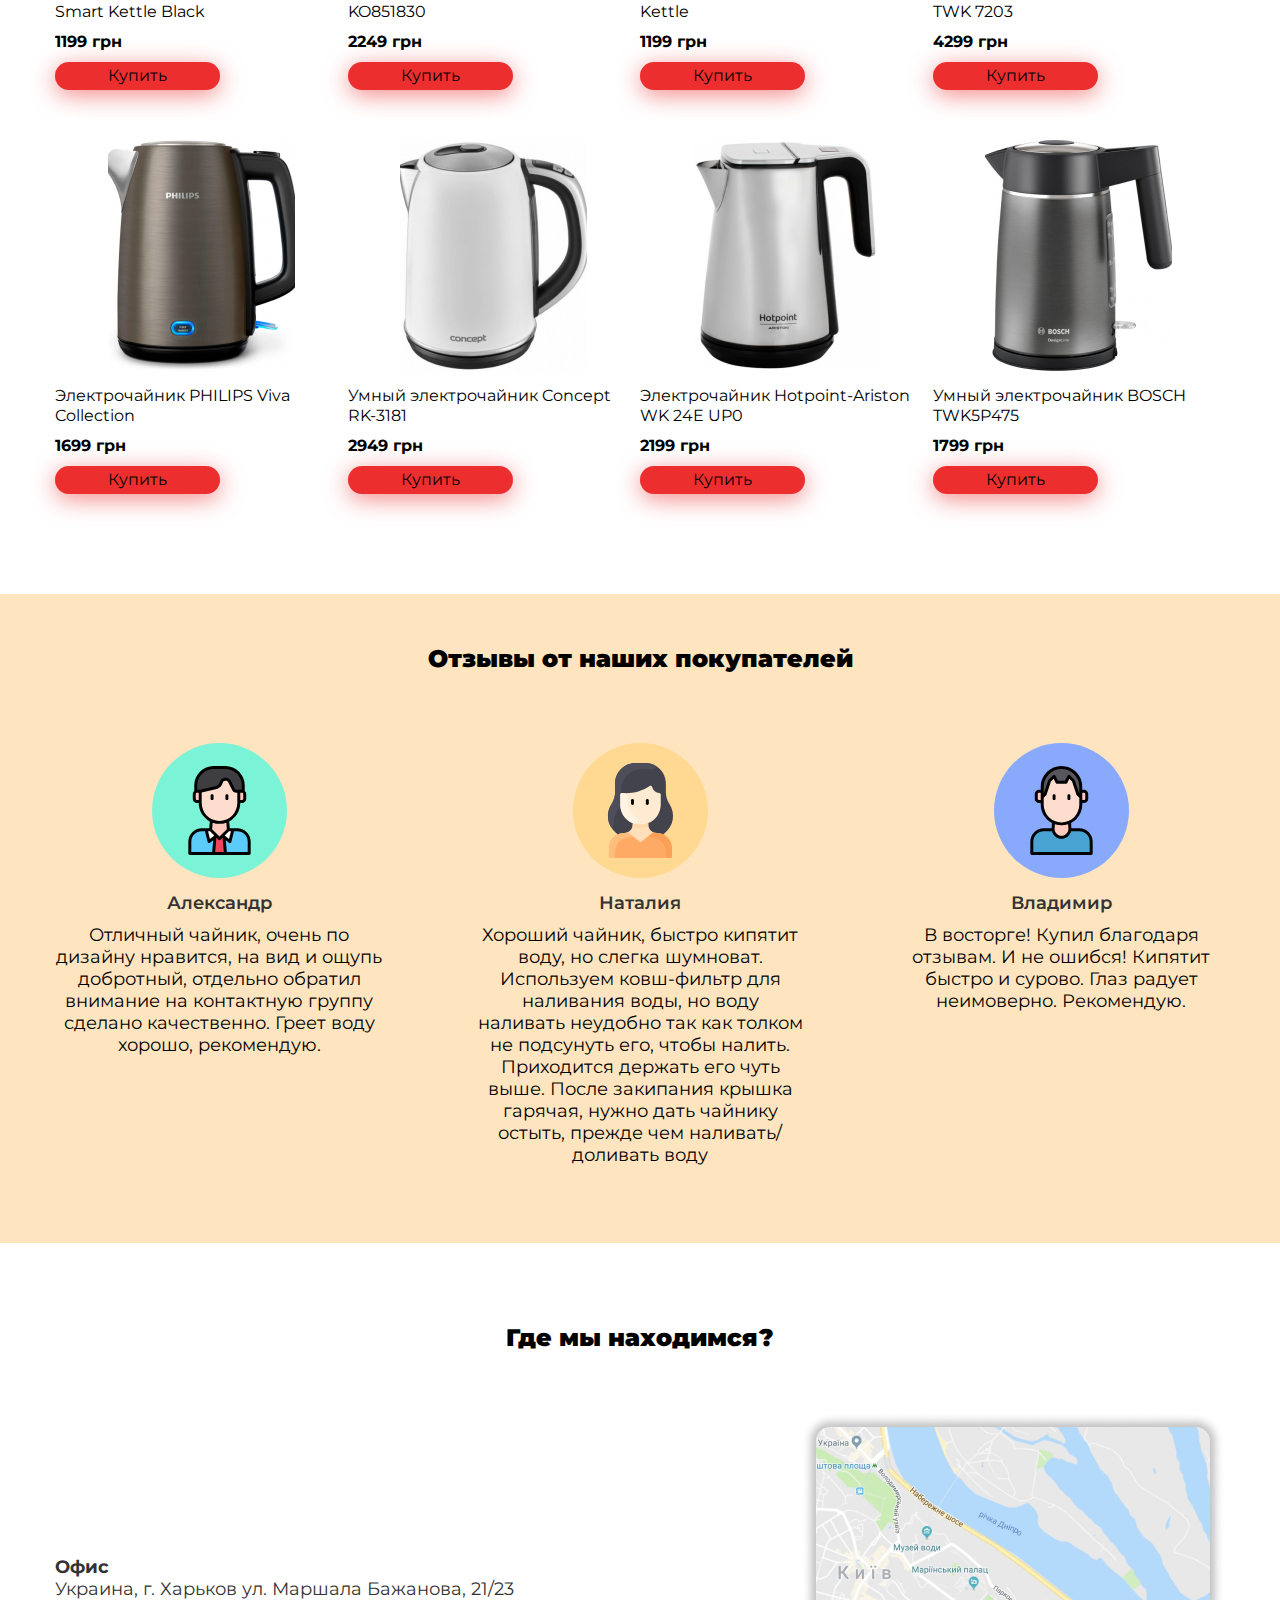
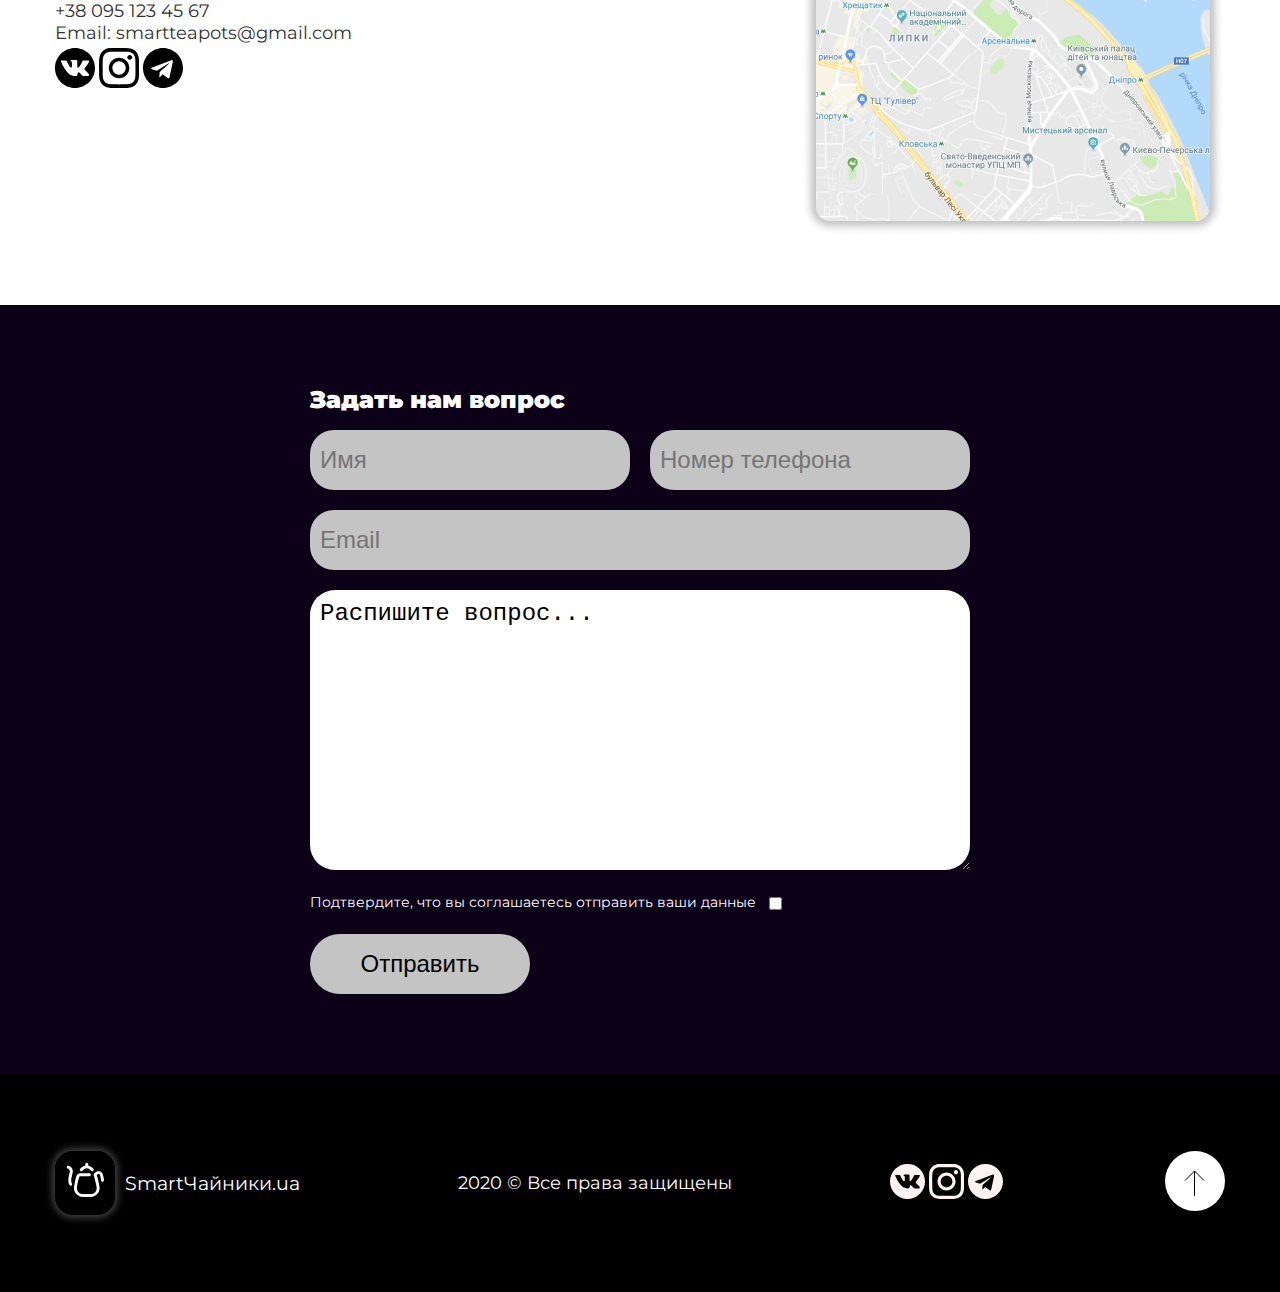
<file: smartkittles_scss/index.html>
<!DOCTYPE html>
<html lang="en">
<head>
    <meta charset="UTF-8">
    <link rel="stylesheet" href="css/style.css">
    <title>MyWebPage</title>
    <style>
        @import url('https://fonts.googleapis.com/css2?family=Montserrat:wght@400;500;600;700;900&display=swap');
    </style>
</head>
<body>
    <div class="wrapper">
        <header class = "header">
            <div class="container">
                <div class="header__row">
                    <div class="logo">
                        <div class="logo__img"><a href="#"><img src="img/main_logo.svg" alt="logo"></a></div>
                        <div class="logo__text">SmartЧайники.ua</div>
                    </div>
                    <nav class="nav">
                            <ul class="nav__row">
                                <li><a href="#">Главная</a></li>
                                <li><a href="#catalog">Каталог</a></li>
                                <li><a href="#reviews">Отзывы</a></li>
                                <li><a href="#contacts">Контакты</a></li>
                                <li><a href="table.html" target="_blank">Таблица</a></li>
                            </ul>
                    </nav>
                    <div class="header__phone">+380951234567</div>
                    <div class="header__basket"><a href="#"><img src="img/basket.svg" alt="basket"></a></div>
                </div>
            </div>
        </header>
        <div class="content">
            <div class="offer">
                <div class="container">
                    <div class="offer__row">
                        <div class="offer__img">
                            <img src="img/main_img.png" alt="teapot">
                        </div>
                        <div class="offer__text">
                            <p>Бери умный чайник, если живешь в 21-ом веке</p>
                            <p>Интернет-магазин чайников даст тебе возможность определиться в каком веке ты живешь!</p>
                            <div class="offer__button"><a href="#catalog">Посмотреть чайники</a></div>
                        </div>
                    </div>
                </div>
            </div>
            <div class="why">
                <div class="container">
                    <h2>Почему именно мы?</h2>
                    <div class="why__row">
                        <div class="item__row">
                            <div class="item__img"><img src="img/item1.svg" alt="check-mark_icon"></div>
                            <div class="item__text">
                                <h3>Надежность</h3>
                                <p>Наши чайники долговечны и процент гарантийных ремонтов сводится к нулю</p>
                            </div>
                        </div>
                        <div class="item__row">
                            <div class="item__img"><img src="img/item2.svg" alt="hand_icon"></div>
                            <div class="item__text">
                                <h3>Хороший материал</h3>
                                <p>Чайники произведены из нержавеющей стали</p>
                            </div>
                        </div>
                        <div class="item__row">
                            <div class="item__img"><img src="img/item3.svg" alt="delivery_car_icon"></div>
                            <div class="item__text">
                                <h3>Быстрая доставка</h3>
                                <p>Доставка в течении 1-2 дней по всей Украине</p>
                            </div>
                        </div>
                    </div>
                </div>
            </div>
            <div class="catalog">
                <div class="container">
                    <h2 id = "catalog">Каталог товаров</h2>
                    <div class="catalog__row">
                        <div class="catalog__item">
                            <div class="catalog__img"><img src="img/catalog_1.png" alt="teapot"></div>
                            <div class="catalog__name">Электрочайник XIAOMI Viomi Smart Kettle Black</div>
                            <div class="catalog__price">1199 грн</div>
                            <div class="catalog__button"><a href="#">Купить</a></div>
                        </div>
                        <div class="catalog__item">
                            <div class="catalog__img">
                                <img src="img/catalog_2.png" alt="teapot">
                            </div>
                            <div class="catalog__name">Электрочайник TEFAL DIGITAL KO851830</div>
                            <div class="catalog__price">2249 грн</div>
                            <div class="catalog__button"><a href="#">Купить</a></div>
                        </div>
                        <div class="catalog__item">
                            <div class="catalog__img">
                                <img src="img/catalog_3.png" alt="teapot">
                            </div>
                            <div class="catalog__name">Электрочайник XIAOMI MiJia Kettle</div>
                            <div class="catalog__price">1199 грн</div>
                            <div class="catalog__button"><a href="#">Купить</a></div>
                        </div>
                        <div class="catalog__item">
                            <div class="catalog__img">
                                <img src="img/catalog_4.png" alt="teapot">
                            </div>
                            <div class="catalog__name">Умный электрочайник BOSCH TWK 7203 </div>
                            <div class="catalog__price">4299 грн</div>
                            <div class="catalog__button"><a href="#">Купить</a></div>
                        </div>
                        <div class="catalog__item">
                            <div class="catalog__img">
                                <img src="img/catalog_5.png" alt="teapot">
                            </div>
                            <div class="catalog__name">Электрочайник PHILIPS Viva Collection</div>
                            <div class="catalog__price">1699 грн</div>
                            <div class="catalog__button"><a href="#">Купить</a></div>
                        </div>
                        <div class="catalog__item">
                            <div class="catalog__img">
                                <img src="img/catalog_6.png" alt="teapot">
                            </div>
                            <div class="catalog__name">Умный электрочайник Concept RK-3181</div>
                            <div class="catalog__price">2949 грн</div>
                            <div class="catalog__button"><a href="#">Купить</a></div>
                        </div>
                        <div class="catalog__item">
                            <div class="catalog__img">
                                <img src="img/catalog_7.png" alt="teapot">
                            </div>
                            <div class="catalog__name">Электрочайник Hotpoint-Ariston WK 24E UP0</div>
                            <div class="catalog__price">2199 грн</div>
                            <div class="catalog__button"><a href="#">Купить</a></div>
                        </div>
                        <div class="catalog__item">
                            <div class="catalog__img">
                                <img src="img/catalog_8.png" alt="teapot">
                            </div>
                            <div class="catalog__name">Умный электрочайник BOSCH TWK5P475</div>
                            <div class="catalog__price">1799 грн</div>
                            <div class="catalog__button"><a href="#">Купить</a></div>
                        </div>
                    </div>
                </div>
            </div>
            <div class="reviews">
                <div class="container">
                    <h2 id = "reviews">Отзывы от наших покупателей</h2>
                    <div class="reviews__row">
                        <div class="reviews__item">
                            <div class="reviews__img"><img src="img/review_logo1.svg" alt="reviews-icon_1"></div>
                            <div class="reviews__name">Александр</div>
                            <div class="reviews__comment">Отличный чайник, очень по дизайну нравится, на вид и ощупь добротный, отдельно обратил внимание на контактную группу сделано качественно. Греет воду хорошо, рекомендую.</div>
                        </div>
                        <div class="reviews__item">
                            <div class="reviews__img"><img src="img/review_logo2.svg" alt="reviews-icon_2"></div>
                            <div class="reviews__name">Наталия</div>
                            <div class="reviews__comment">Хороший чайник, быстро кипятит воду, но слегка шумноват. Используем ковш-фильтр для наливания воды, но воду наливать неудобно так как толком не подсунуть его, чтобы налить. Приходится держать его чуть выше. После закипания крышка гарячая, нужно дать чайнику остыть, прежде чем наливать/доливать воду</div>
                        </div>
                        <div class="reviews__item">
                            <div class="reviews__img"><img src="img/review_logo3.svg" alt="reviews-icon_3"></div>
                            <div class="reviews__name">Владимир</div>
                            <div class="reviews__comment">В восторге! Купил благодаря отзывам. И не ошибся! Кипятит быстро и сурово. Глаз радует неимоверно. Рекомендую.</div>
                        </div>
                    </div>
                </div>
            </div>
            <div class="where">
                <div class="container">
                    <h2 id = "contacts">Где мы находимся?</h2>
                    <div class="where__row">
                        <div class="where__block">
                            <div class="where__heading">Офис</div>
                            <div class="where__text">Украина, г. Харьков ул. Маршала Бажанова, 21/23<br>+38 095 123 45 67<br>Email: smartteapots@gmail.com</div>
                            <div class="icons__row icons">
                                <a href="#"><img src="img/vk_logo.svg" alt="vk-icon"></a>
                                <a href="#"><img src="img/instagram_logo.svg" alt="insta-icon"></a>
                                <a href="#"><img src="img/telegram_logo.svg" alt="telegram-icon"></a>
                            </div>
                        </div>
                        <div class="where__map">
                            <img src="img/map_img.png" alt="map">
                        </div>
                    </div>
                </div>
            </div>
            <div class="ask">
                <div class="container">
                    <h2>Задать нам вопрос</h2>
                    <div class="ask__form">
                        <form action="#">
                            <div class="form__row">
                                <input type="text" class="form__name" placeholder="Имя">
                                <input type="text" class="form__number" placeholder="Номер телефона">
                            </div>
                            <input class="form__email" type="text" placeholder="Email">
                            <textarea class="form__message">Распишите вопрос...</textarea>
                            <div class="checkmark__row">
                                <div class="checkmark__text">Подтвердите, что вы соглашаетесь отправить ваши данные</div>
                                <div class="checkmark__box"><input type="checkbox"></div>
                            </div>
                            <button type="submit" class="form__submit">Отправить</button>
                        </form>
                    </div>
                </div>
            </div>
        </div>
        <footer class = "footer">
            <div class="container">
                <div class="footer__row">
                    <div class="logo">
                        <div class="logo__img"><a href="#"><img src="img/main_logo.svg" alt="logo"></a></div>
                        <div class="logo__text">SmartЧайники.ua</div>
                    </div>
                    <div class="footer__text">2020 © Все права защищены</div>
                    <div class="icons">
                        <a href="#"><img src="img/vk_logo_white.svg" alt="vk-icon"></a>
                        <a href="#"><img src="img/instagram_logo_white.svg" alt="insta-icon"></a>
                        <a href="#"><img src="img/telegram_logo_white.svg" alt="telegram-icon"></a>
                    </div>
                    <div class="footer__up">
                        <a href="#"><img src="img/button-up.svg" alt=button-up></a>
                    </div>
                </div>
            </div>
        </footer>
    </div>
</body>
</html>
</file>
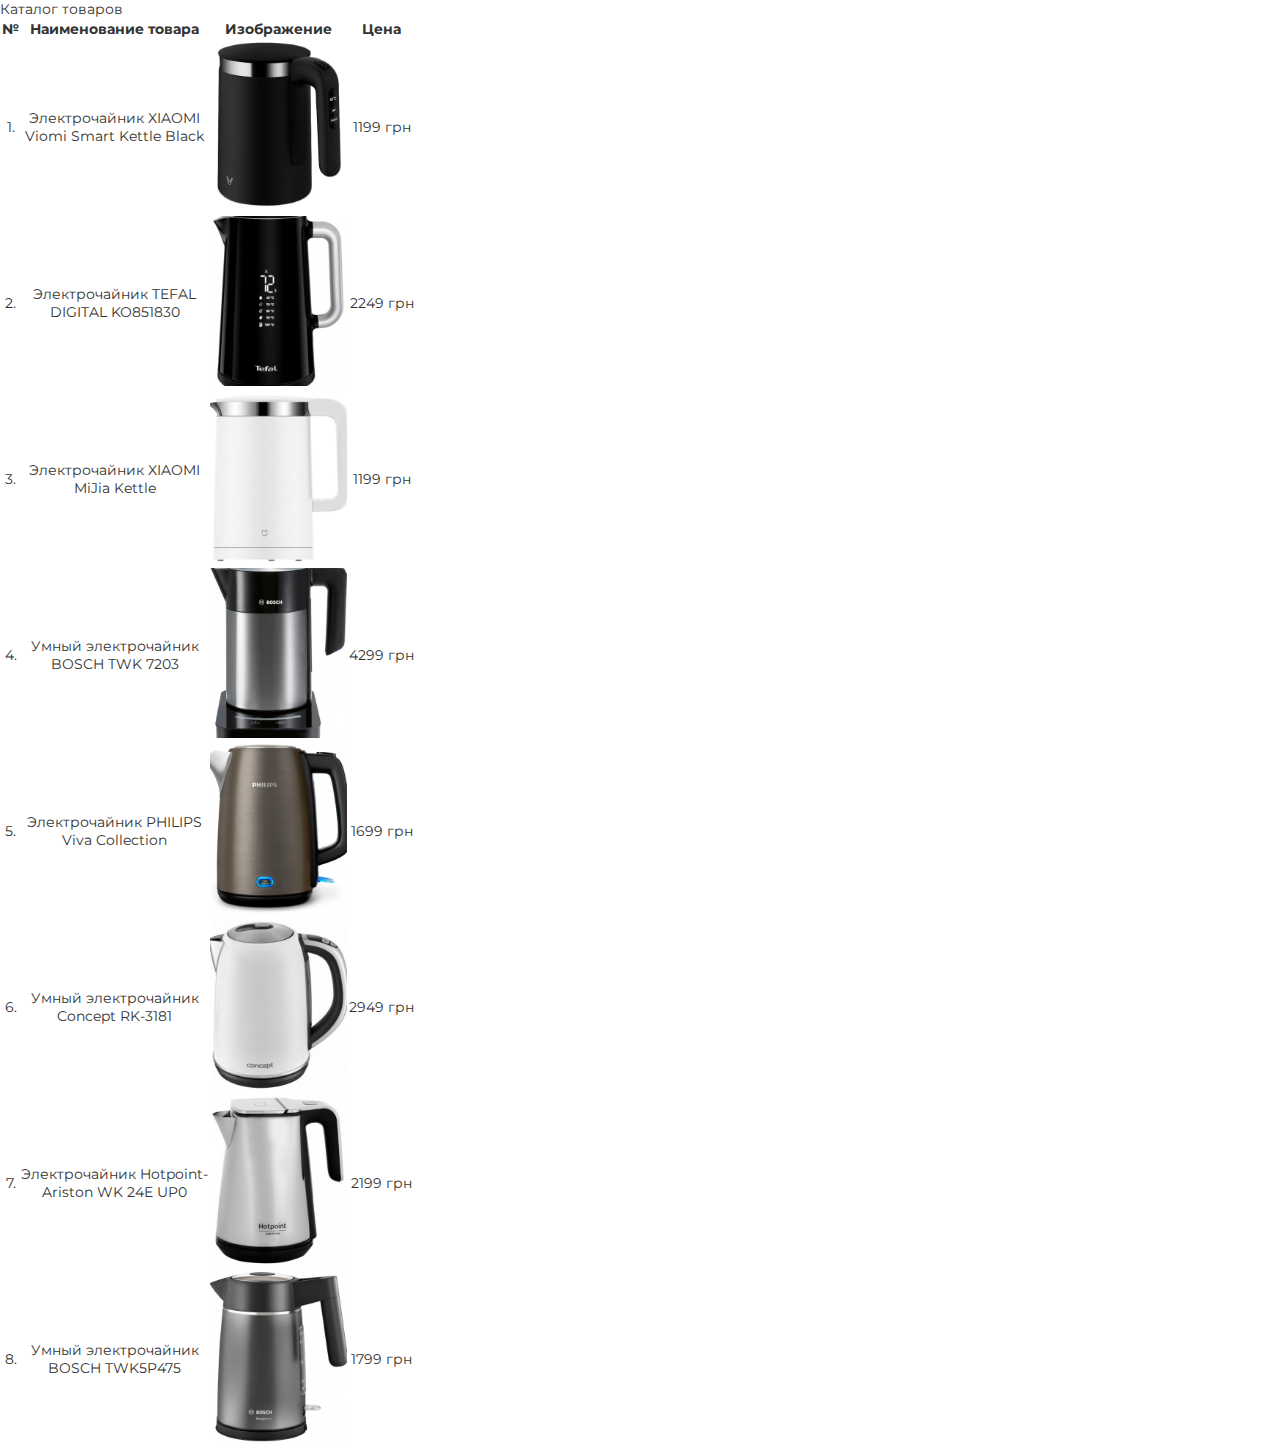
<file: smartkittles_css/table.html>
<!DOCTYPE html>
<html lang="en">
<head>
    <meta charset="UTF-8">
    <link rel="stylesheet" href="css/style.css">
    <title>Table</title>
    <style>@import url('https://fonts.googleapis.com/css2?family=Montserrat:wght@400;500;600;700;900&display=swap');</style>
</head>
<body>
<div class="table">
    <h2>Каталог товаров</h2>
    <table style="text-align: center">
        <tr>
            <th>№</th>
            <th>Наименование товара</th>
            <th>Изображение</th>
            <th>Цена</th>
        </tr>
        <tr>
            <td>1.</td>
            <td>Электрочайник XIAOMI <br>Viomi Smart Kettle Black</td>
            <td><img src="img/catalog_1.png" width="137"></td>
            <td>1199 грн</td>
        </tr>
        <tr>
            <td>2.</td>
            <td>Электрочайник TEFAL <br>DIGITAL KO851830</td>
            <td><img src="img/catalog_2.png" width="137"></td>
            <td>2249 грн</td>
        </tr>
        <tr>
            <td>3.</td>
            <td>Электрочайник XIAOMI <br>MiJia Kettle</td>
            <td><img src="img/catalog_3.png" width="137"></td>
            <td>1199 грн</td>
        </tr>
        <tr>
            <td>4.</td>
            <td>Умный электрочайник <br>BOSCH TWK 7203</td>
            <td><img src="img/catalog_4.png" width="137"></td>
            <td>4299 грн</td>
        </tr>
        <tr>
            <td>5.</td>
            <td>Электрочайник PHILIPS <br>Viva Collection</td>
            <td><img src="img/catalog_5.png" width="137"></td>
            <td>1699 грн</td>
        </tr>
        <tr>
            <td>6.</td>
            <td>Умный электрочайник <br>Concept RK-3181</td>
            <td><img src="img/catalog_6.png" width="137"></td>
            <td>2949 грн</td>
        </tr>
        <tr>
            <td>7.</td>
            <td>Электрочайник Hotpoint-<br>Ariston WK 24E UP0</td>
            <td><img src="img/catalog_7.png" width="137"></td>
            <td>2199 грн</td>
        </tr>
        <tr>
            <td>8.</td>
            <td>Умный электрочайник <br>BOSCH TWK5P475</td>
            <td><img src="img/catalog_8.png" width="137"></td>
            <td>1799 грн</td>
        </tr>
    </table>
</div>
</body>
</html>
</file>
<file: smartkittles/css/style.css>
*{
    border: 0;
    margin: 0;
    padding: 0;
}

*,*:before,*:after{
    box-sizing: border-box;
}

nav, footer, header, aside{
    display: block;
}

input::-ms-clear{
    display: none;
}

h1,h2,h3,h4,h5,h6{
    font-size: inherit;
    font-weight: 400;
}

ul li{
    list-style: none;
}

body{
    font-family: "Times New Roman", serif;
    font-size: 14px;
    color: #333333;
    font-weight: 400;
}

:focus,:active{
    outline: none;
}

a:focus,a:active{
    outline: none;
}

.content{
    margin: 30px auto;
    font-size: 40px;
}
</file>
<file: smartkittles_css/css/style.css>
*{
    border: 0;
    margin: 0;
    padding: 0;
}

*,*:before,*:after{
    box-sizing: border-box;
    -moz-box-sizing: border-box;
    -webkit-box-sizing: border-box;
}

nav, footer, header, aside{
    display: block;
}

input::-ms-clear{
    display: none;
}

h1,h2,h3,h4,h5,h6{
    font-size: inherit;
    font-weight: 400;
}

ul li{
    list-style: none;
}

body{
    font-family: "Montserrat", sans-serif;
    font-size: 14px;
    color: #333333;
    font-weight: 400;
}

:focus,:active{
    outline: none;
}

a:focus,a:active{
    outline: none;
}

.wrapper{
    min-height: 100vh;
    overflow: auto;
    display: flex;
    flex-direction: column;
    justify-content: space-between;
}

.header{
    background-color: #F5B91D;
}

.container{
    max-width: 1170px;
    margin: 0 auto;
}

.logo{
    display: flex;
    align-items: center;
}

.logo__text{
    width: 175px;
    font-size: 19px;
    line-height: 23px;
    color: #000000;
    margin-left: 10px;
}

.header__row{
    display: flex;
    justify-content: space-between;
    height: 200px;
    align-items: center;
}

.nav__row{
    display: flex;
    justify-content: space-between;
    font-size: 20px;
}

.nav__row li{
    padding: 0 23px 0 23px;
}

.nav__row a{
    text-decoration: none;
    color: black;
    display: block;
    border-bottom: 2px solid transparent;
    margin-top: 2px;
    transition: 0.4s;
}

.nav__row a:hover{
    border-bottom: 2px solid rgba(0, 0, 0, 0.2);
    transition: 0.4s;
}

.header__phone{
    font-weight: 600;
    font-size: 18px;
    line-height: 22px;
}

.offer{
    height: 741px;
}

.offer__row{
    display: flex;
    align-items: center;

}

.offer__text p:first-child{
    font-weight: 500;
    font-size: 18px;
    line-height: 22px;
    color: black;
}

.offer__text p{
    margin-bottom: 15px;
    max-width: 450px;
}

.offer__button a{
    text-decoration: none;
    color: black;
}

.offer__button{
    width: 250px;
    height: 50px;
    background-color: #EC2E2E;
    box-shadow: 0 5px 23px rgba(236, 46, 46, 0.56);
    border-radius: 23px;
    text-align: center;
    font-size: 18px;
    line-height: 50px;
}

.offer__button:hover{
    background-color: #a92525;
}

.offer__button:active{
    border: 2px solid black;
}

.why h2{
    font-weight: 900;
    font-size: 24px;
    line-height: 29px;
    margin-bottom: 35px;
    color: black;
}

.why__row{
    display: flex;
    justify-content: space-between;
    height: 250px;
}

.item__row{
    display: flex;
}

.item__text h3{
    font-weight: 900;
    font-size: 14px;
    line-height: 17px;
    color: black;
    margin-bottom: 5px;
}
.item__text p{
    font-weight: 500;
    font-size: 13px;
    line-height: 16px;
    color: #000000;
    width: 205px;
}

.item__text{
    margin-left: 10px;
}

.catalog__row{
    min-height: 750px;
    display: flex;
    justify-content: space-between;
    flex-wrap: wrap;
    align-items: center;
}

.catalog__item{
    flex: 0 1 25%;
}

.catalog h2{
    font-weight: 900;
    font-size: 24px;
    line-height: 29px;
    color: #000000;
    margin-bottom: 52px;
}

.catalog__name{
    font-size: 16px;
    line-height: 20px;
    color: #000000;
    margin: 10px 0;
    width: 290px;
}

.catalog__price{
    font-size: 16px;
    line-height: 20px;
    color: #000000;
    font-weight: 700;
    margin-bottom: 10px;
}

.catalog__img{
    text-align: center;
}

.catalog__button a{
    text-decoration: none;
    color: black;
}

.catalog__button{
    background: #EC2E2E;
    box-shadow: 0 5px 23px rgba(236, 46, 46, 0.56);
    border-radius: 23px;
    font-size: 16px;
    width: 165px;
    line-height: 28px;
    text-align: center;
    margin-bottom: 50px;
}

.catalog__button:hover{
    background-color: #a92525;
}

.reviews{
    background: rgba(253, 203, 127, 0.5);
    margin-top: 50px;
    padding: 50px 0 50px 0;
}

.reviews h2{
    font-weight: 900;
    font-size: 24px;
    line-height: 29px;
    color: #000000;
    text-align: center;
}

.reviews__row{
    min-height: 520px;
    display: flex;
    justify-content: space-between;
}

.reviews__item{
    margin-top: 70px;
}

.reviews__img{
    text-align: center;
}

.reviews__name{
    font-weight: 600;
    font-size: 18px;
    line-height: 22px;
    text-align: center;
    margin: 10px 0 10px 0;
}

.reviews__comment{
    font-size: 18px;
    line-height: 22px;
    text-align: center;
    color: #000000;
    max-width: 328px;
}

.where__row{
    margin-bottom: 65px;
    display: flex;
    align-items: center;
    justify-content: space-between;
}

.where h2{
    margin-top: 80px;
    font-weight: 900;
    font-size: 24px;
    line-height: 29px;
    text-align: center;
    color: #000000;
    margin-bottom: 60px;
}

.where__heading{
    font-weight: bold;
    font-size: 18px;
    line-height: 22px;
}

.where__text{
    font-size: 18px;
    line-height: 22px;
}

.icons{
    padding: 4px;
    margin-left: -4px;
}

.ask{
    background-color: #0b0018;
    padding: 80px 0;
}

.ask .container{
    max-width: 660px;
}

.ask h2{
    font-weight: 900;
    font-size: 24px;
    line-height: 29px;
    margin: 0 0 16px 0;
    color: #FFFFFF;
}

.form__row{
    display: flex;
    justify-content: space-between;
}

.form__name{
    display: block;
    line-height: 60px;
    background: #C4C4C4;
    border-radius: 24px;
    font-size: 24px;
    color: #000000;
    padding-left: 10px;
    flex: 0 1 315px;
}

.form__number{
    display: block;
    line-height: 60px;
    background: #C4C4C4;
    border-radius: 24px;
    font-size: 24px;
    color: #000000;
    padding-left: 10px;
    flex: 0 1 315px;
}

.form__email{
    line-height: 60px;
    background: #C4C4C4;
    border-radius: 24px;
    font-size: 24px;
    color: #000000;
    margin-top: 20px;
    padding-left: 10px;
    width: 100%;
}

.form__message{
    margin-top: 20px;
    min-height: 280px;
    font-size: 24px;
    color: #000000;
    border-radius: 25px;
    min-width: 100%;
    max-width: 100%;
    padding-left: 10px;
    padding-top: 10px;
}

.checkmark__row{
    margin-top: 20px;
    display: flex;
}

.checkmark__text{
    font-size: 14px;
    line-height: 17px;
    color: #FFFFFF;
    padding-right: 13px;
}

.checkmark__box{
    margin-top: 2px;
}

.form__submit{
    margin-top: 20px;
    width: 220px;
    background: #C4C4C4;
    border-radius: 30px;
    font-size: 24px;
    line-height: 60px;
    text-align: center;
    color: #000000;
}

.footer{
    background-color: black;
    height: 218px;
}

.footer__row{
    display: flex;
    align-items: center;
    justify-content: space-between;
    height: 218px;
}

.footer .logo__text{
    width: 175px;
    font-size: 19px;
    line-height: 23px;
    color: #ffffff;
    margin-left: 10px;
}

.footer .logo__img{
    box-shadow: 0 0 7px 3px rgba(255, 255, 255, 0.25);
    border-radius: 18px;
}

.footer__text{
    color: #FFFFFF;
    font-size: 18px;
    line-height: 22px;
}

@media(max-width: 1170px){
    .container{
        width: 100%;
    }

    .catalog__item{
        flex: 0 1 33.3%;
    }

    .catalog__price{
        line-height: 18px;
    }

    .footer__row{
        padding: 0 20px 0 20px;
    }

    .header__row{
        padding: 0 20px 0 20px;
    }

    .where__text{
        font-size: 16px;
    }

    .where__row{
        padding: 0 20px 0 20px;
    }

    .reviews__row{
        padding: 0 20px 0 20px;
    }

    .catalog__row{
        padding: 0 20px 0 20px;
        justify-content: space-around;
    }

    .catalog h2{
        padding: 0 20px 0 20px;
    }

    .why__row{
        padding: 0 20px 0 20px;
    }

    .why h2{
        padding: 0 20px 0 20px;
    }

    .catalog__item{
        padding: 0 10px;
    }

    .nav__row li{
        font-size: 16px;
        padding: 0 18px 0 18px;
    }

    .header__phone{
        font-size: 14px;
    }

    .logo__text{
        font-size: 17px;
    }

    .header__basket img{
        display: block;
        width: 30px;
    }
}
</file>
<file: smartkittles_jq/css/style.css>
* {
  border: 0;
  margin: 0;
  padding: 0; }

*, *:before, *:after {
  box-sizing: border-box;
  -moz-box-sizing: border-box;
  -webkit-box-sizing: border-box; }

nav, footer, header, aside {
  display: block; }

input::-ms-clear {
  display: none; }

h1, h2, h3, h4, h5, h6 {
  font-size: inherit;
  font-weight: 400; }

ul li {
  list-style: none; }

:focus, :active {
  outline: none; }

a:focus, a:active {
  outline: none; }

html{
  scroll-behavior: smooth;
}

.offer__button, .catalog__button {
  width: 250px;
  height: 50px;
  line-height: 50px;
  font-size: 18px;
  background-color: #EC2E2E;
  -webkit-box-shadow: 0 5px 23px rgba(236, 46, 46, 0.56);
  box-shadow: 0 5px 23px rgba(236, 46, 46, 0.56);
  border-radius: 23px;
  text-align: center; }
  .offer__button a, .catalog__button a {
    text-decoration: none;
    color: black; }
  .offer__button:hover, .catalog__button:hover {
    background-color: #a92525; }
  .offer__button:active, .catalog__button:active {
    border: 2px solid black; }

body {
  font-family: "Montserrat", sans-serif;
  font-size: 14px;
  color: #333333;
  font-weight: 400;
  cursor: url("../img/cursor1.cur"), default; }

body.lock{
  overflow: hidden;
  margin-right: -17px;
}

.wrapper {
  min-height: 100vh;
  overflow: auto;
  display: -webkit-box;
  display: -ms-flexbox;
  display: flex;
  -webkit-box-orient: vertical;
  -webkit-box-direction: normal;
  -ms-flex-direction: column;
  flex-direction: column;
  -webkit-box-pack: justify;
  -ms-flex-pack: justify;
  justify-content: space-between; }

.header {
  background-color: #F5B91D; }

.container {
  max-width: 1170px;
  margin: 0 auto; }

.logo {
  display: -webkit-box;
  display: -ms-flexbox;
  display: flex;
  -webkit-box-align: center;
  -ms-flex-align: center;
  align-items: center; }

.logo__text {
  width: 175px;
  font-size: 19px;
  line-height: 23px;
  color: #000000;
  margin-left: 10px; }

.header__row {
  display: -webkit-box;
  display: -ms-flexbox;
  display: flex;
  -webkit-box-pack: justify;
  -ms-flex-pack: justify;
  justify-content: space-between;
  height: 200px;
  -webkit-box-align: center;
  -ms-flex-align: center;
  align-items: center; }

.nav__row {
  display: -webkit-box;
  display: -ms-flexbox;
  display: flex;
  -webkit-box-pack: justify;
  -ms-flex-pack: justify;
  justify-content: space-between;
  font-size: 20px; }
  .nav__row li {
    padding: 0 23px 0 23px; }
  .nav__row a {
    text-decoration: none;
    color: black;
    display: block;
    border-bottom: 2px solid transparent;
    margin-top: 2px;
    -webkit-transition: 0.4s;
    -o-transition: 0.4s;
    transition: 0.4s; }
    .nav__row a:hover {
      border-bottom: 2px solid rgba(0, 0, 0, 0.2);
      -webkit-transition: 0.4s;
      -o-transition: 0.4s;
      transition: 0.4s; }

.header__phone {
  font-weight: 600;
  font-size: 18px;
  line-height: 22px; }

.offer {
  height: 741px; }

.offer__row {
  display: -webkit-box;
  display: -ms-flexbox;
  display: flex;
  -webkit-box-align: center;
  -ms-flex-align: center;
  align-items: center; }

.offer__text p {
  margin-bottom: 15px;
  max-width: 450px;
}
  .offer__text p:first-child {
    font-weight: 500;
    font-size: 18px;
    line-height: 22px;
    color: black; }

.why h2 {
  font-weight: 900;
  font-size: 24px;
  line-height: 29px;
  margin-bottom: 35px;
  color: black;
  transform: translate(0px, 100px);
  opacity: 0;
  transition: all 1s ease 0s;
}

.why h2.active{
  transform: translate(0px, 0px);
  opacity: 100%;
}

.why__row.active{
  transform: translate(0px, 0px);
  opacity: 100%;
  transition: all 0.8s ease 0s;
}

.why__row {
  display: -webkit-box;
  display: -ms-flexbox;
  display: flex;
  -webkit-box-pack: justify;
  -ms-flex-pack: justify;
  justify-content: space-between;
  height: 250px;
  transform: translate(0px, 100px);
  opacity: 0;
}

.item__row {
  display: -webkit-box;
  display: -ms-flexbox;
  display: flex; }

.item__text {
  margin-left: 10px; }
  .item__text h3 {
    font-weight: 900;
    font-size: 14px;
    line-height: 17px;
    color: black;
    margin-bottom: 5px; }
  .item__text p {
    font-weight: 500;
    font-size: 13px;
    line-height: 16px;
    color: #000000;
    width: 205px; }

.catalog__row {
  min-height: 750px;
  display: -webkit-box;
  display: -ms-flexbox;
  display: flex;
  -webkit-box-pack: justify;
  -ms-flex-pack: justify;
  justify-content: space-between;
  -ms-flex-wrap: wrap;
  flex-wrap: wrap;
  -webkit-box-align: center;
  -ms-flex-align: center;
  align-items: center;
}

.catalog__item {
  -webkit-box-flex: 0;
  -ms-flex: 0 1 25%;
  flex: 0 1 25%;
  transform: translate(0px, 120%);
  opacity: 0;
  transition: all 0.8s ease 0s;
}

.catalog__item.active{
  opacity: 1;
  transform: translate(0px, 0px);
}

.catalog h2 {
  font-weight: 900;
  font-size: 24px;
  line-height: 29px;
  color: #000000;
  margin-bottom: 52px;
  transform: translate(0px, 100px);
  opacity: 0;
  transition: all 1s ease 0s;
}

.catalog h2.active{
  opacity: 1;
  transform: translate(0px, 0px);
}

.catalog__name {
  font-size: 16px;
  line-height: 20px;
  color: #000000;
  margin: 10px 0;
  width: 290px; }

.catalog__price {
  font-size: 16px;
  line-height: 20px;
  color: #000000;
  font-weight: 700;
  margin-bottom: 10px; }

.catalog__img {
  text-align: center; }

.catalog__button {
  width: 165px;
  height: 28px;
  line-height: 28px;
  font-size: 16px;
  margin-bottom: 50px; }

.reviews {
  background: rgba(253, 203, 127, 0.5);
  margin-top: 50px;
  padding: 50px 0 50px 0; }
  .reviews h2 {
    font-weight: 900;
    font-size: 24px;
    line-height: 29px;
    color: #000000;
    text-align: center; }

.reviews__row {
  min-height: 520px;
  display: -webkit-box;
  display: -ms-flexbox;
  display: flex;
  -webkit-box-pack: justify;
  -ms-flex-pack: justify;
  justify-content: space-between; }

.reviews__item {
  margin-top: 70px; }

.reviews__img {
  text-align: center; }

.reviews__name {
  font-weight: 600;
  font-size: 18px;
  line-height: 22px;
  text-align: center;
  margin: 10px 0 10px 0; }

.reviews__comment {
  font-size: 18px;
  line-height: 22px;
  text-align: center;
  color: #000000;
  max-width: 328px; }

.where__row {
  margin-bottom: 65px;
  display: -webkit-box;
  display: -ms-flexbox;
  display: flex;
  -webkit-box-align: center;
  -ms-flex-align: center;
  align-items: center;
  -webkit-box-pack: justify;
  -ms-flex-pack: justify;
  justify-content: space-between; }

.where h2 {
  margin-top: 80px;
  font-weight: 900;
  font-size: 24px;
  line-height: 29px;
  text-align: center;
  color: #000000;
  margin-bottom: 60px; }

.where__heading {
  font-weight: bold;
  font-size: 18px;
  line-height: 22px; }

.where__text {
  font-size: 18px;
  line-height: 22px; }

.icons {
  padding: 4px;
  margin-left: -4px; }

.ask {
  background-color: #0b0018;
  padding: 80px 0; }

.ask .container {
  max-width: 660px; }

.ask h2 {
  font-weight: 900;
  font-size: 24px;
  line-height: 29px;
  margin: 0 0 16px 0;
  color: #FFFFFF; }

.form__row {
  display: -webkit-box;
  display: -ms-flexbox;
  display: flex;
  -webkit-box-pack: justify;
  -ms-flex-pack: justify;
  justify-content: space-between; }

.form__name {
  display: block;
  line-height: 60px;
  background: #C4C4C4;
  border-radius: 24px;
  font-size: 24px;
  color: #000000;
  padding-left: 10px;
  -webkit-box-flex: 0;
  -ms-flex: 0 1 315px;
  flex: 0 1 315px; }

.form__number {
  display: block;
  line-height: 60px;
  background: #c4c4c4;
  border-radius: 24px;
  font-size: 24px;
  color: #000000;
  padding-left: 10px;
  -webkit-box-flex: 0;
  -ms-flex: 0 1 315px;
  flex: 0 1 315px; }

.form__email {
  line-height: 60px;
  background: #C4C4C4;
  border-radius: 24px;
  font-size: 24px;
  color: #000000;
  margin-top: 20px;
  padding-left: 10px;
  width: 100%; }

.form__message {
  margin-top: 20px;
  min-height: 280px;
  font-size: 24px;
  color: #000000;
  border-radius: 25px;
  min-width: 100%;
  max-width: 100%;
  max-height: 270px;
  padding-left: 10px;
  padding-top: 10px; }

.checkmark__row {
  margin-top: 20px;
  display: -webkit-box;
  display: -ms-flexbox;
  display: flex;
  flex-direction: column;
}

.checkmark__element_1{
  display: flex;
  flex-direction: row;
}

.checkmark__element_2{
  display: flex;
  flex-direction: row;
}

.checkmark__element_2 .checkmark__text{
  display: none;
}

.checkmark__element_2 .checkmark__box{
  display: none;
}

.checkmark__text {
  font-size: 14px;
  line-height: 17px;
  color: #FFFFFF;
  padding-right: 13px; }

.checkmark__box {
  margin-top: 2px; }

.form__submit {
  margin-top: 20px;
  width: 220px;
  background: #C4C4C4;
  border-radius: 30px;
  font-size: 24px;
  line-height: 60px;
  text-align: center;
  color: #000000; }

.footer {
  background-color: black;
  height: 218px; }

.footer__row {
  display: -webkit-box;
  display: -ms-flexbox;
  display: flex;
  -webkit-box-align: center;
  -ms-flex-align: center;
  align-items: center;
  -webkit-box-pack: justify;
  -ms-flex-pack: justify;
  justify-content: space-between;
  height: 218px; }

.footer .logo__text {
  width: 175px;
  font-size: 19px;
  line-height: 23px;
  color: #FFFFFF;
  margin-left: 10px; }

.footer .logo__img {
  -webkit-box-shadow: 0 0 7px 3px rgba(255, 255, 255, 0.25);
  box-shadow: 0 0 7px 3px rgba(255, 255, 255, 0.25);
  border-radius: 18px; }

.footer__text {
  color: #FFFFFF;
  font-size: 18px;
  line-height: 22px; }

.popup {
  position: fixed;
  background-color: rgba(0, 0, 0, 0.8);
  width: 100%;
  height: 100%;
  opacity: 0;
  visibility: hidden;
  overflow-x: hidden;
  overflow-y: auto;
  transition: all 0.8s ease 0s;
  z-index: 10;
}

.popup.open{
  opacity: 100%;
  visibility: visible;
}

.popup__body {
  min-height: 100%;
  display: flex;
  align-items: center;
  justify-content: center;
  padding: 30px 10px;
}

.popup__content {
  position: relative;
  background-color: #FFFFFF;
  padding: 30px;
  max-width: 800px;
}

.popup__close {
  position: absolute;
  right: 5px;
  top: 5px;
}

.popup__title {
  font-size: 36px;
  font-weight: 600;
  margin-bottom: 10px;
}

.popup__text {
  font-size: 18px;
  margin-right: 50px;
}

.offer__row .slider{
  margin-top: 100px;
  width: 700px;
}

.offer__row .slick-slider{
  min-width: 0;
}

.offer__row .slick-list {
  overflow: hidden;
}

.offer__row .slick-track{
  display: flex;
  align-items: flex-start;
}

.offer__row .slider{
  position: relative;
}

.offer__row .slider .slick-arrow{
  position: absolute;
  top: 50%;
  margin: -30px 0 0 0;
  z-index: 1;
  font-size: 0;
  width: 30px;
  height: 60px;
}

.offer__row .slider .slick-arrow.slick-prev{
  left: 50px;
  background: url('../img/left-arrow.svg') 0 0 / 100% no-repeat;
}
.offer__row .slider .slick-arrow.slick-next{
  right: 50px;
  background: url('../img/right-arrow.svg') 0 0 / 100% no-repeat;
}

.offer__row .slider .slick-dots{
  display: flex;
  align-items: center;
  justify-content: center;
}

.offer__row .slider .slick-dots li{
  list-style: none;
  margin: 0 10px;
}

.offer__row .slider .slick-dots button{
  font-size: 0;
  width: 10px;
  height: 10px;
  background-color: #000;
  border-radius: 50%;
}

.offer__row .slick-dots li.slick-active button{
  background-color: rgb(171, 121, 0);
}


.offer__row .slider__item{
  text-align: center;
}

.where__link{
  text-decoration: none;
}

.accordion__header{
  font-weight: bold;
  font-size: 18px;
  line-height: 22px;
  cursor: pointer;
}

.accordion__body{
  font-size: 18px;
  line-height: 22px;
  width: 600px;
  display: none;
}

.accordion__header:after{
  content: url("../img/arrow-down-sign-to-navigate.png");
  position: relative;
  left: 5px;
}

.accordion__header.active:after{
  content: url("../img/arrow-up-sign-to-navigate.png");
}

.tabs{
  display: flex;
}

.tab{
  margin-right: 10px;
}

.where .active{
  color: #F5B91D;
}

@media (max-width: 1170px) {
  .container {
    width: 100%; }
  .catalog__item {
    -webkit-box-flex: 0;
    -ms-flex: 0 1 33.3%;
    flex: 0 1 33.3%; }
  .catalog__price {
    line-height: 18px; }
  .footer__row {
    padding: 0 20px 0 20px; }
  .header__row {
    padding: 0 20px 0 20px; }
  .where__text {
    font-size: 16px; }
  .where__row {
    padding: 0 20px 0 20px; }
  .reviews__row {
    padding: 0 20px 0 20px; }
  .catalog__row {
    padding: 0 20px 0 20px;
    -ms-flex-pack: distribute;
    justify-content: space-around; }
  .catalog h2 {
    padding: 0 20px 0 20px; }
  .why__row {
    padding: 0 20px 0 20px; }
  .why h2 {
    padding: 0 20px 0 20px; }
  .catalog__item {
    padding: 0 10px; }
  .nav__row li {
    font-size: 16px;
    padding: 0 18px 0 18px; }
  .header__phone {
    font-size: 14px; }
  .logo__text {
    font-size: 17px; }
  .header__basket img {
    display: block;
    width: 30px; } }
</file>
<file: smartkittles_js1/css/style.css>
* {
  border: 0;
  margin: 0;
  padding: 0; }

*, *:before, *:after {
  box-sizing: border-box;
  -moz-box-sizing: border-box;
  -webkit-box-sizing: border-box; }

nav, footer, header, aside {
  display: block; }

input::-ms-clear {
  display: none; }

h1, h2, h3, h4, h5, h6 {
  font-size: inherit;
  font-weight: 400; }

ul li {
  list-style: none; }

:focus, :active {
  outline: none; }

a:focus, a:active {
  outline: none; }

.offer__button, .catalog__button {
  width: 250px;
  height: 50px;
  line-height: 50px;
  font-size: 18px;
  background-color: #EC2E2E;
  -webkit-box-shadow: 0 5px 23px rgba(236, 46, 46, 0.56);
  box-shadow: 0 5px 23px rgba(236, 46, 46, 0.56);
  border-radius: 23px;
  text-align: center; }
  .offer__button a, .catalog__button a {
    text-decoration: none;
    color: black; }
  .offer__button:hover, .catalog__button:hover {
    background-color: #a92525; }
  .offer__button:active, .catalog__button:active {
    border: 2px solid black; }

body {
  font-family: "Montserrat", sans-serif;
  font-size: 14px;
  color: #333333;
  font-weight: 400;
  cursor: url("../img/cursor1.cur"), default; }

body.lock{
  overflow: hidden;
  margin-right: -17px;
}

.wrapper {
  min-height: 100vh;
  overflow: auto;
  display: -webkit-box;
  display: -ms-flexbox;
  display: flex;
  -webkit-box-orient: vertical;
  -webkit-box-direction: normal;
  -ms-flex-direction: column;
  flex-direction: column;
  -webkit-box-pack: justify;
  -ms-flex-pack: justify;
  justify-content: space-between; }

.header {
  background-color: #F5B91D; }

.container {
  max-width: 1170px;
  margin: 0 auto; }

.logo {
  display: -webkit-box;
  display: -ms-flexbox;
  display: flex;
  -webkit-box-align: center;
  -ms-flex-align: center;
  align-items: center; }

.logo__text {
  width: 175px;
  font-size: 19px;
  line-height: 23px;
  color: #000000;
  margin-left: 10px; }

.header__row {
  display: -webkit-box;
  display: -ms-flexbox;
  display: flex;
  -webkit-box-pack: justify;
  -ms-flex-pack: justify;
  justify-content: space-between;
  height: 200px;
  -webkit-box-align: center;
  -ms-flex-align: center;
  align-items: center; }

.nav__row {
  display: -webkit-box;
  display: -ms-flexbox;
  display: flex;
  -webkit-box-pack: justify;
  -ms-flex-pack: justify;
  justify-content: space-between;
  font-size: 20px; }
  .nav__row li {
    padding: 0 23px 0 23px; }
  .nav__row a {
    text-decoration: none;
    color: black;
    display: block;
    border-bottom: 2px solid transparent;
    margin-top: 2px;
    -webkit-transition: 0.4s;
    -o-transition: 0.4s;
    transition: 0.4s; }
    .nav__row a:hover {
      border-bottom: 2px solid rgba(0, 0, 0, 0.2);
      -webkit-transition: 0.4s;
      -o-transition: 0.4s;
      transition: 0.4s; }

.header__phone {
  font-weight: 600;
  font-size: 18px;
  line-height: 22px; }

.offer {
  height: 741px; }

.offer__row {
  display: -webkit-box;
  display: -ms-flexbox;
  display: flex;
  -webkit-box-align: center;
  -ms-flex-align: center;
  align-items: center; }

.offer__text p {
  margin-bottom: 15px;
  max-width: 450px; }
  .offer__text p:first-child {
    font-weight: 500;
    font-size: 18px;
    line-height: 22px;
    color: black; }

.why h2 {
  font-weight: 900;
  font-size: 24px;
  line-height: 29px;
  margin-bottom: 35px;
  color: black;
  transform: translate(0px, 100px);
  opacity: 0;
  transition: all 1s ease 0s;
}

.why h2.active{
  transform: translate(0px, 0px);
  opacity: 100%;
}

.why__row.active{
  transform: translate(0px, 0px);
  opacity: 100%;
  transition: all 0.8s ease 0s;
}

.why__row {
  display: -webkit-box;
  display: -ms-flexbox;
  display: flex;
  -webkit-box-pack: justify;
  -ms-flex-pack: justify;
  justify-content: space-between;
  height: 250px;
  transform: translate(0px, 100px);
  opacity: 0;
}

.item__row {
  display: -webkit-box;
  display: -ms-flexbox;
  display: flex; }

.item__text {
  margin-left: 10px; }
  .item__text h3 {
    font-weight: 900;
    font-size: 14px;
    line-height: 17px;
    color: black;
    margin-bottom: 5px; }
  .item__text p {
    font-weight: 500;
    font-size: 13px;
    line-height: 16px;
    color: #000000;
    width: 205px; }

.catalog__row {
  min-height: 750px;
  display: -webkit-box;
  display: -ms-flexbox;
  display: flex;
  -webkit-box-pack: justify;
  -ms-flex-pack: justify;
  justify-content: space-between;
  -ms-flex-wrap: wrap;
  flex-wrap: wrap;
  -webkit-box-align: center;
  -ms-flex-align: center;
  align-items: center;
}

.catalog__item {
  -webkit-box-flex: 0;
  -ms-flex: 0 1 25%;
  flex: 0 1 25%;
  transform: translate(0px, 120%);
  opacity: 0;
  transition: all 0.8s ease 0s;
}

.catalog__item.active{
  opacity: 1;
  transform: translate(0px, 0px);
}

.catalog h2 {
  font-weight: 900;
  font-size: 24px;
  line-height: 29px;
  color: #000000;
  margin-bottom: 52px;
  transform: translate(0px, 100px);
  opacity: 0;
  transition: all 1s ease 0s;
}

.catalog h2.active{
  opacity: 1;
  transform: translate(0px, 0px);
}

.catalog__name {
  font-size: 16px;
  line-height: 20px;
  color: #000000;
  margin: 10px 0;
  width: 290px; }

.catalog__price {
  font-size: 16px;
  line-height: 20px;
  color: #000000;
  font-weight: 700;
  margin-bottom: 10px; }

.catalog__img {
  text-align: center; }

.catalog__button {
  width: 165px;
  height: 28px;
  line-height: 28px;
  font-size: 16px;
  margin-bottom: 50px; }

.reviews {
  background: rgba(253, 203, 127, 0.5);
  margin-top: 50px;
  padding: 50px 0 50px 0; }
  .reviews h2 {
    font-weight: 900;
    font-size: 24px;
    line-height: 29px;
    color: #000000;
    text-align: center; }

.reviews__row {
  min-height: 520px;
  display: -webkit-box;
  display: -ms-flexbox;
  display: flex;
  -webkit-box-pack: justify;
  -ms-flex-pack: justify;
  justify-content: space-between; }

.reviews__item {
  margin-top: 70px; }

.reviews__img {
  text-align: center; }

.reviews__name {
  font-weight: 600;
  font-size: 18px;
  line-height: 22px;
  text-align: center;
  margin: 10px 0 10px 0; }

.reviews__comment {
  font-size: 18px;
  line-height: 22px;
  text-align: center;
  color: #000000;
  max-width: 328px; }

.where__row {
  margin-bottom: 65px;
  display: -webkit-box;
  display: -ms-flexbox;
  display: flex;
  -webkit-box-align: center;
  -ms-flex-align: center;
  align-items: center;
  -webkit-box-pack: justify;
  -ms-flex-pack: justify;
  justify-content: space-between; }

.where h2 {
  margin-top: 80px;
  font-weight: 900;
  font-size: 24px;
  line-height: 29px;
  text-align: center;
  color: #000000;
  margin-bottom: 60px; }

.where__heading {
  font-weight: bold;
  font-size: 18px;
  line-height: 22px; }

.where__text {
  font-size: 18px;
  line-height: 22px; }

.icons {
  padding: 4px;
  margin-left: -4px; }

.ask {
  background-color: #0b0018;
  padding: 80px 0; }

.ask .container {
  max-width: 660px; }

.ask h2 {
  font-weight: 900;
  font-size: 24px;
  line-height: 29px;
  margin: 0 0 16px 0;
  color: #FFFFFF; }

.form__row {
  display: -webkit-box;
  display: -ms-flexbox;
  display: flex;
  -webkit-box-pack: justify;
  -ms-flex-pack: justify;
  justify-content: space-between; }

.form__name {
  display: block;
  line-height: 60px;
  background: #C4C4C4;
  border-radius: 24px;
  font-size: 24px;
  color: #000000;
  padding-left: 10px;
  -webkit-box-flex: 0;
  -ms-flex: 0 1 315px;
  flex: 0 1 315px; }

.form__number {
  display: block;
  line-height: 60px;
  background: #c4c4c4;
  border-radius: 24px;
  font-size: 24px;
  color: #000000;
  padding-left: 10px;
  -webkit-box-flex: 0;
  -ms-flex: 0 1 315px;
  flex: 0 1 315px; }

.form__email {
  line-height: 60px;
  background: #C4C4C4;
  border-radius: 24px;
  font-size: 24px;
  color: #000000;
  margin-top: 20px;
  padding-left: 10px;
  width: 100%; }

.form__message {
  margin-top: 20px;
  min-height: 280px;
  font-size: 24px;
  color: #000000;
  border-radius: 25px;
  min-width: 100%;
  max-width: 100%;
  max-height: 270px;
  padding-left: 10px;
  padding-top: 10px; }

.checkmark__row {
  margin-top: 20px;
  display: -webkit-box;
  display: -ms-flexbox;
  display: flex; }

.checkmark__text {
  font-size: 14px;
  line-height: 17px;
  color: #FFFFFF;
  padding-right: 13px; }

.checkmark__box {
  margin-top: 2px; }

.form__submit {
  margin-top: 20px;
  width: 220px;
  background: #C4C4C4;
  border-radius: 30px;
  font-size: 24px;
  line-height: 60px;
  text-align: center;
  color: #000000; }

.footer {
  background-color: black;
  height: 218px; }

.footer__row {
  display: -webkit-box;
  display: -ms-flexbox;
  display: flex;
  -webkit-box-align: center;
  -ms-flex-align: center;
  align-items: center;
  -webkit-box-pack: justify;
  -ms-flex-pack: justify;
  justify-content: space-between;
  height: 218px; }

.footer .logo__text {
  width: 175px;
  font-size: 19px;
  line-height: 23px;
  color: #FFFFFF;
  margin-left: 10px; }

.footer .logo__img {
  -webkit-box-shadow: 0 0 7px 3px rgba(255, 255, 255, 0.25);
  box-shadow: 0 0 7px 3px rgba(255, 255, 255, 0.25);
  border-radius: 18px; }

.footer__text {
  color: #FFFFFF;
  font-size: 18px;
  line-height: 22px; }

.popup {
  position: fixed;
  background-color: rgba(0, 0, 0, 0.8);
  width: 100%;
  height: 100%;
  opacity: 0;
  visibility: hidden;
  overflow-x: hidden;
  overflow-y: auto;
  transition: all 0.8s ease 0s;
}

.popup.open{
  opacity: 100%;
  visibility: visible;
}

.popup__free{
  position: absolute;
  width: 100%;
  height: 100%;
}

.popup__body {
  min-height: 100%;
  display: flex;
  align-items: center;
  justify-content: center;
  padding: 30px 10px;
}

.popup__content {
  position: relative;
  background-color: #FFFFFF;
  padding: 30px;
  max-width: 800px;
}

.popup__close {
  position: absolute;
  right: 5px;
  top: 5px;
}

.popup__title {
  font-size: 36px;
  font-weight: 600;
  margin-bottom: 10px;
}

.popup__text {
  font-size: 18px;
  margin-right: 50px;
}



@media (max-width: 1170px) {
  .container {
    width: 100%; }
  .catalog__item {
    -webkit-box-flex: 0;
    -ms-flex: 0 1 33.3%;
    flex: 0 1 33.3%; }
  .catalog__price {
    line-height: 18px; }
  .footer__row {
    padding: 0 20px 0 20px; }
  .header__row {
    padding: 0 20px 0 20px; }
  .where__text {
    font-size: 16px; }
  .where__row {
    padding: 0 20px 0 20px; }
  .reviews__row {
    padding: 0 20px 0 20px; }
  .catalog__row {
    padding: 0 20px 0 20px;
    -ms-flex-pack: distribute;
    justify-content: space-around; }
  .catalog h2 {
    padding: 0 20px 0 20px; }
  .why__row {
    padding: 0 20px 0 20px; }
  .why h2 {
    padding: 0 20px 0 20px; }
  .catalog__item {
    padding: 0 10px; }
  .nav__row li {
    font-size: 16px;
    padding: 0 18px 0 18px; }
  .header__phone {
    font-size: 14px; }
  .logo__text {
    font-size: 17px; }
  .header__basket img {
    display: block;
    width: 30px; } }
</file>
<file: smartkittles_optimize/css/style.css>
/* File generated by shrinker.ch - DateTime: 2020-12-30, 23:26:36 */
*{border:0;margin:0;padding:0}*,*:before,*:after{box-sizing:border-box;-moz-box-sizing:border-box;-webkit-box-sizing:border-box}nav,footer,header,aside{display:block}input::-ms-clear{display:none}h1,h2,h3,h4,h5,h6{font-size:inherit;font-weight:400}ul li{list-style:none}:focus,:active{outline:0}a:focus,a:active{outline:0}html{scroll-behavior:smooth}.offer__button,.catalog__button{width:250px;height:50px;line-height:50px;font-size:18px;background-color:#ec2e2e;-webkit-box-shadow:0 5px 23px rgba(236,46,46,0.56);box-shadow:0 5px 23px rgba(236,46,46,0.56);border-radius:23px;text-align:center}.offer__button a,.catalog__button a{text-decoration:none;color:black}.offer__button:hover,.catalog__button:hover{background-color:#a92525}.offer__button:active,.catalog__button:active{border:2px solid black}body{font-family:"Montserrat",sans-serif;font-size:14px;color:#333;font-weight:400;cursor:url("../img/cursor1.cur"),default}body.lock{overflow:hidden;margin-right:-17px}.wrapper{min-height:100vh;overflow:auto;display:-webkit-box;display:-ms-flexbox;display:flex;-webkit-box-orient:vertical;-webkit-box-direction:normal;-ms-flex-direction:column;flex-direction:column;-webkit-box-pack:justify;-ms-flex-pack:justify;justify-content:space-between}.header{background-color:#f5b91d}.container{max-width:1170px;margin:0 auto}.logo{display:-webkit-box;display:-ms-flexbox;display:flex;-webkit-box-align:center;-ms-flex-align:center;align-items:center}.logo__text{width:175px;font-size:19px;line-height:23px;color:#000;margin-left:10px}.header__row{display:-webkit-box;display:-ms-flexbox;display:flex;-webkit-box-pack:justify;-ms-flex-pack:justify;justify-content:space-between;height:200px;-webkit-box-align:center;-ms-flex-align:center;align-items:center}.nav__row{display:-webkit-box;display:-ms-flexbox;display:flex;-webkit-box-pack:justify;-ms-flex-pack:justify;justify-content:space-between;font-size:20px}.nav__row li{padding:0 23px 0 23px}.nav__row a{text-decoration:none;color:#000;display:block;border-bottom:2px solid transparent;margin-top:2px;-webkit-transition:.4s;-o-transition:.4s;transition:.4s}.nav__row a:hover{border-bottom:2px solid rgba(0,0,0,0.2);-webkit-transition:.4s;-o-transition:.4s;transition:.4s}.header__phone{font-weight:600;font-size:18px;line-height:22px}.offer{height:741px}.offer__row{display:-webkit-box;display:-ms-flexbox;display:flex;-webkit-box-align:center;-ms-flex-align:center;align-items:center}.offer__text p{margin-bottom:15px;max-width:450px}.offer__text p:first-child{font-weight:500;font-size:18px;line-height:22px;color:black}.why h2{font-weight:900;font-size:24px;line-height:29px;margin-bottom:35px;color:#000;transform:translate(0px,100px);opacity:0;transition:all 1s ease 0s}.why h2.active{transform:translate(0px,0px);opacity:100%}.why__row.active{transform:translate(0px,0px);opacity:100%;transition:all .8s ease 0s}.why__row{display:-webkit-box;display:-ms-flexbox;display:flex;-webkit-box-pack:justify;-ms-flex-pack:justify;justify-content:space-between;height:250px;transform:translate(0px,100px);opacity:0}.item__row{display:-webkit-box;display:-ms-flexbox;display:flex}.item__text{margin-left:10px}.item__text h3{font-weight:900;font-size:14px;line-height:17px;color:#000;margin-bottom:5px}.item__text p{font-weight:500;font-size:13px;line-height:16px;color:#000;width:205px}.catalog__row{min-height:750px;display:-webkit-box;display:-ms-flexbox;display:flex;-webkit-box-pack:justify;-ms-flex-pack:justify;justify-content:space-between;-ms-flex-wrap:wrap;flex-wrap:wrap;-webkit-box-align:center;-ms-flex-align:center;align-items:center}.catalog__item{-webkit-box-flex:0;-ms-flex:0 1 25%;flex:0 1 25%;transform:translate(0px,120%);opacity:0;transition:all .8s ease 0s}.catalog__item.active{opacity:1;transform:translate(0px,0px)}.catalog h2{font-weight:900;font-size:24px;line-height:29px;color:#000;margin-bottom:52px;transform:translate(0px,100px);opacity:0;transition:all 1s ease 0s}.catalog h2.active{opacity:1;transform:translate(0px,0px)}.catalog__name{font-size:16px;line-height:20px;color:#000;margin:10px 0;width:290px}.catalog__price{font-size:16px;line-height:20px;color:#000;font-weight:700;margin-bottom:10px}.catalog__img{text-align:center}.catalog__button{width:165px;height:28px;line-height:28px;font-size:16px;margin-bottom:50px}.reviews{background:rgba(253,203,127,0.5);margin-top:50px;padding:50px 0 50px 0}.reviews h2{font-weight:900;font-size:24px;line-height:29px;color:#000;text-align:center}.reviews__row{min-height:520px;display:-webkit-box;display:-ms-flexbox;display:flex;-webkit-box-pack:justify;-ms-flex-pack:justify;justify-content:space-between}.reviews__item{margin-top:70px}.reviews__img{text-align:center}.reviews__name{font-weight:600;font-size:18px;line-height:22px;text-align:center;margin:10px 0 10px 0}.reviews__comment{font-size:18px;line-height:22px;text-align:center;color:#000;max-width:328px}.where__row{margin-bottom:65px;display:-webkit-box;display:-ms-flexbox;display:flex;-webkit-box-align:center;-ms-flex-align:center;align-items:center;-webkit-box-pack:justify;-ms-flex-pack:justify;justify-content:space-between}.where h2{margin-top:80px;font-weight:900;font-size:24px;line-height:29px;text-align:center;color:#000;margin-bottom:60px}.where__heading{font-weight:bold;font-size:18px;line-height:22px}.where__text{font-size:18px;line-height:22px}.icons{padding:4px;margin-left:-4px}.ask{background-color:#0b0018;padding:80px 0}.ask .container{max-width:660px}.ask h2{font-weight:900;font-size:24px;line-height:29px;margin:0 0 16px;color:#fff}.form__row{display:-webkit-box;display:-ms-flexbox;display:flex;-webkit-box-pack:justify;-ms-flex-pack:justify;justify-content:space-between}.form__name{display:block;line-height:60px;background:#c4c4c4;border-radius:24px;font-size:24px;color:#000;padding-left:10px;-webkit-box-flex:0;-ms-flex:0 1 315px;flex:0 1 315px}.form__number{display:block;line-height:60px;background:#c4c4c4;border-radius:24px;font-size:24px;color:#000;padding-left:10px;-webkit-box-flex:0;-ms-flex:0 1 315px;flex:0 1 315px}.form__email{line-height:60px;background:#c4c4c4;border-radius:24px;font-size:24px;color:#000;margin-top:20px;padding-left:10px;width:100%}.form__message{margin-top:20px;min-height:280px;font-size:24px;color:#000;border-radius:25px;min-width:100%;max-width:100%;max-height:270px;padding-left:10px;padding-top:10px}.checkmark__row{margin-top:20px;display:-webkit-box;display:-ms-flexbox;display:flex;flex-direction:column}.checkmark__element_1{display:flex;flex-direction:row}.checkmark__element_2{display:flex;flex-direction:row}.checkmark__element_2 .checkmark__text{display:none}.checkmark__element_2 .checkmark__box{display:none}.checkmark__text{font-size:14px;line-height:17px;color:#fff;padding-right:13px}.checkmark__box{margin-top:2px}.form__submit{margin-top:20px;width:220px;background:#c4c4c4;border-radius:30px;font-size:24px;line-height:60px;text-align:center;color:#000}.footer{background-color:#000;height:218px}.footer__row{display:-webkit-box;display:-ms-flexbox;display:flex;-webkit-box-align:center;-ms-flex-align:center;align-items:center;-webkit-box-pack:justify;-ms-flex-pack:justify;justify-content:space-between;height:218px}.footer .logo__text{width:175px;font-size:19px;line-height:23px;color:#fff;margin-left:10px}.footer .logo__img{-webkit-box-shadow:0 0 7px 3px rgba(255,255,255,0.25);box-shadow:0 0 7px 3px rgba(255,255,255,0.25);border-radius:18px}.footer__text{color:#fff;font-size:18px;line-height:22px}.popup{position:fixed;background-color:rgba(0,0,0,0.8);width:100%;height:100%;opacity:0;visibility:hidden;overflow-x:hidden;overflow-y:auto;transition:all .8s ease 0s;z-index:10}.popup.open{opacity:100%;visibility:visible}.popup__body{min-height:100%;display:flex;align-items:center;justify-content:center;padding:30px 10px}.popup__content{position:relative;background-color:#fff;padding:30px;max-width:800px}.popup__close{position:absolute;right:5px;top:5px}.popup__title{font-size:36px;font-weight:600;margin-bottom:10px}.popup__text{font-size:18px;margin-right:50px}.offer__row .slider{margin-top:100px;width:700px;position:relative}.offer__row .slick-slider{min-width:0}.offer__row .slick-list{overflow:hidden}.offer__row .slick-track{display:flex;align-items:flex-start}.offer__row .slider .slick-arrow{position:absolute;top:50%;margin:-30px 0 0 0;z-index:1;font-size:0;width:30px;height:60px}.offer__row .slider .slick-arrow.slick-prev{left:50px;background:url('../img/left-arrow.svg') 0 0 / 100% no-repeat}.offer__row .slider .slick-arrow.slick-next{right:50px;background:url('../img/right-arrow.svg') 0 0 / 100% no-repeat}.offer__row .slider .slick-dots{display:flex;align-items:center;justify-content:center}.offer__row .slider .slick-dots li{list-style:none;margin:0 10px}.offer__row .slider .slick-dots button{font-size:0;width:10px;height:10px;background-color:#000;border-radius:50%}.offer__row .slick-dots li.slick-active button{background-color:#ab7900}.offer__row .slider__item{text-align:center}.where__link{text-decoration:none}.accordion__header{font-weight:bold;font-size:18px;line-height:22px;cursor:pointer}.accordion__body{font-size:18px;line-height:22px;width:600px;display:none}.accordion__header:after{content:url("../img/arrow-down-sign-to-navigate.png");position:relative;left:5px}.accordion__header.active:after{content:url("../img/arrow-up-sign-to-navigate.png")}.tabs{display:flex}.tab{margin-right:10px}.where .active{color:#f5b91d}@media(max-width:1170px){.nav__row{flex-wrap:wrap}.header__phone{display:none}.container{width:100%}.catalog__item{-webkit-box-flex:0;-ms-flex:0 1 33.3%;flex:0 1 33.3%}.catalog__price{line-height:18px}.footer__row{padding:0 20px 0 20px}.header__row{padding:0 20px 0 20px}.where__text{font-size:18px;line-height:22px}.accordion__header{font-size:18px}.accordion__body{max-width:400px}.where__row{padding:0 20px;flex-direction:column}.where__map{order:1}.where__block{order:2}.reviews__row{padding:0 20px 0 20px}.catalog__row{padding:0 20px;-ms-flex-pack:distribute;justify-content:space-around}.catalog h2{padding:0 20px 0 20px}.why__row{padding:0 20px 0 20px}.why h2{padding:0 20px 0 20px}.catalog__item{padding:0 10px}.nav__row li{padding:0 18px 0 18px}.header__phone{font-size:14px}.header__basket img{display:block;width:30px}.where__heading{font-weight:bold;font-size:18px;line-height:22px}.reviews__row{flex-direction:column}.reviews__item{display:flex;flex-direction:column;justify-content:center;align-items:center}.reviews__name{font-size:16px}.reviews__comment{font-size:16px;max-width:700px}}@media(max-width:890px){.why__row{flex-direction:column;margin-bottom:50px}.item__row{margin-bottom:10px}.footer__row .logo__text{font-size:16px}.footer__text{font-size:16px}}
</file>
<file: smartkittles_scss/css/style.css>
* {
  border: 0;
  margin: 0;
  padding: 0; }

*, *:before, *:after {
  box-sizing: border-box;
  -moz-box-sizing: border-box;
  -webkit-box-sizing: border-box; }

nav, footer, header, aside {
  display: block; }

input::-ms-clear {
  display: none; }

h1, h2, h3, h4, h5, h6 {
  font-size: inherit;
  font-weight: 400; }

ul li {
  list-style: none; }

:focus, :active {
  outline: none; }

a:focus, a:active {
  outline: none; }

.offer__button, .catalog__button {
  width: 250px;
  height: 50px;
  line-height: 50px;
  font-size: 18px;
  background-color: #EC2E2E;
  -webkit-box-shadow: 0 5px 23px rgba(236, 46, 46, 0.56);
  box-shadow: 0 5px 23px rgba(236, 46, 46, 0.56);
  border-radius: 23px;
  text-align: center; }
  .offer__button a, .catalog__button a {
    text-decoration: none;
    color: black; }
  .offer__button:hover, .catalog__button:hover {
    background-color: #a92525; }
  .offer__button:active, .catalog__button:active {
    border: 2px solid black; }

body {
  font-family: "Montserrat", sans-serif;
  font-size: 14px;
  color: #333333;
  font-weight: 400;
  cursor: url("../img/cursor1.cur"), default; }

.wrapper {
  min-height: 100vh;
  overflow: auto;
  display: -webkit-box;
  display: -ms-flexbox;
  display: flex;
  -webkit-box-orient: vertical;
  -webkit-box-direction: normal;
  -ms-flex-direction: column;
  flex-direction: column;
  -webkit-box-pack: justify;
  -ms-flex-pack: justify;
  justify-content: space-between; }

.header {
  background-color: #F5B91D; }

.container {
  max-width: 1170px;
  margin: 0 auto; }

.logo {
  display: -webkit-box;
  display: -ms-flexbox;
  display: flex;
  -webkit-box-align: center;
  -ms-flex-align: center;
  align-items: center; }

.logo__text {
  width: 175px;
  font-size: 19px;
  line-height: 23px;
  color: #000000;
  margin-left: 10px; }

.header__row {
  display: -webkit-box;
  display: -ms-flexbox;
  display: flex;
  -webkit-box-pack: justify;
  -ms-flex-pack: justify;
  justify-content: space-between;
  height: 200px;
  -webkit-box-align: center;
  -ms-flex-align: center;
  align-items: center; }

.nav__row {
  display: -webkit-box;
  display: -ms-flexbox;
  display: flex;
  -webkit-box-pack: justify;
  -ms-flex-pack: justify;
  justify-content: space-between;
  font-size: 20px; }
  .nav__row li {
    padding: 0 23px 0 23px; }
  .nav__row a {
    text-decoration: none;
    color: black;
    display: block;
    border-bottom: 2px solid transparent;
    margin-top: 2px;
    -webkit-transition: 0.4s;
    -o-transition: 0.4s;
    transition: 0.4s; }
    .nav__row a:hover {
      border-bottom: 2px solid rgba(0, 0, 0, 0.2);
      -webkit-transition: 0.4s;
      -o-transition: 0.4s;
      transition: 0.4s; }

.header__phone {
  font-weight: 600;
  font-size: 18px;
  line-height: 22px; }

.offer {
  height: 741px; }

.offer__row {
  display: -webkit-box;
  display: -ms-flexbox;
  display: flex;
  -webkit-box-align: center;
  -ms-flex-align: center;
  align-items: center; }

.offer__text p {
  margin-bottom: 15px;
  max-width: 450px; }
  .offer__text p:first-child {
    font-weight: 500;
    font-size: 18px;
    line-height: 22px;
    color: black; }

.why h2 {
  font-weight: 900;
  font-size: 24px;
  line-height: 29px;
  margin-bottom: 35px;
  color: black; }

.why__row {
  display: -webkit-box;
  display: -ms-flexbox;
  display: flex;
  -webkit-box-pack: justify;
  -ms-flex-pack: justify;
  justify-content: space-between;
  height: 250px; }

.item__row {
  display: -webkit-box;
  display: -ms-flexbox;
  display: flex; }

.item__text {
  margin-left: 10px; }
  .item__text h3 {
    font-weight: 900;
    font-size: 14px;
    line-height: 17px;
    color: black;
    margin-bottom: 5px; }
  .item__text p {
    font-weight: 500;
    font-size: 13px;
    line-height: 16px;
    color: #000000;
    width: 205px; }

.catalog__row {
  min-height: 750px;
  display: -webkit-box;
  display: -ms-flexbox;
  display: flex;
  -webkit-box-pack: justify;
  -ms-flex-pack: justify;
  justify-content: space-between;
  -ms-flex-wrap: wrap;
  flex-wrap: wrap;
  -webkit-box-align: center;
  -ms-flex-align: center;
  align-items: center; }

.catalog__item {
  -webkit-box-flex: 0;
  -ms-flex: 0 1 25%;
  flex: 0 1 25%; }

.catalog h2 {
  font-weight: 900;
  font-size: 24px;
  line-height: 29px;
  color: #000000;
  margin-bottom: 52px; }

.catalog__name {
  font-size: 16px;
  line-height: 20px;
  color: #000000;
  margin: 10px 0;
  width: 290px; }

.catalog__price {
  font-size: 16px;
  line-height: 20px;
  color: #000000;
  font-weight: 700;
  margin-bottom: 10px; }

.catalog__img {
  text-align: center; }

.catalog__button {
  width: 165px;
  height: 28px;
  line-height: 28px;
  font-size: 16px;
  margin-bottom: 50px; }

.reviews {
  background: rgba(253, 203, 127, 0.5);
  margin-top: 50px;
  padding: 50px 0 50px 0; }
  .reviews h2 {
    font-weight: 900;
    font-size: 24px;
    line-height: 29px;
    color: #000000;
    text-align: center; }

.reviews__row {
  min-height: 520px;
  display: -webkit-box;
  display: -ms-flexbox;
  display: flex;
  -webkit-box-pack: justify;
  -ms-flex-pack: justify;
  justify-content: space-between; }

.reviews__item {
  margin-top: 70px; }

.reviews__img {
  text-align: center; }

.reviews__name {
  font-weight: 600;
  font-size: 18px;
  line-height: 22px;
  text-align: center;
  margin: 10px 0 10px 0; }

.reviews__comment {
  font-size: 18px;
  line-height: 22px;
  text-align: center;
  color: #000000;
  max-width: 328px; }

.where__row {
  margin-bottom: 65px;
  display: -webkit-box;
  display: -ms-flexbox;
  display: flex;
  -webkit-box-align: center;
  -ms-flex-align: center;
  align-items: center;
  -webkit-box-pack: justify;
  -ms-flex-pack: justify;
  justify-content: space-between; }

.where h2 {
  margin-top: 80px;
  font-weight: 900;
  font-size: 24px;
  line-height: 29px;
  text-align: center;
  color: #000000;
  margin-bottom: 60px; }

.where__heading {
  font-weight: bold;
  font-size: 18px;
  line-height: 22px; }

.where__text {
  font-size: 18px;
  line-height: 22px; }

.icons {
  padding: 4px;
  margin-left: -4px; }

.ask {
  background-color: #0b0018;
  padding: 80px 0; }

.ask .container {
  max-width: 660px; }

.ask h2 {
  font-weight: 900;
  font-size: 24px;
  line-height: 29px;
  margin: 0 0 16px 0;
  color: #FFFFFF; }

.form__row {
  display: -webkit-box;
  display: -ms-flexbox;
  display: flex;
  -webkit-box-pack: justify;
  -ms-flex-pack: justify;
  justify-content: space-between; }

.form__name {
  display: block;
  line-height: 60px;
  background: #C4C4C4;
  border-radius: 24px;
  font-size: 24px;
  color: #000000;
  padding-left: 10px;
  -webkit-box-flex: 0;
  -ms-flex: 0 1 315px;
  flex: 0 1 315px; }

.form__number {
  display: block;
  line-height: 60px;
  background: #c4c4c4;
  border-radius: 24px;
  font-size: 24px;
  color: #000000;
  padding-left: 10px;
  -webkit-box-flex: 0;
  -ms-flex: 0 1 315px;
  flex: 0 1 315px; }

.form__email {
  line-height: 60px;
  background: #C4C4C4;
  border-radius: 24px;
  font-size: 24px;
  color: #000000;
  margin-top: 20px;
  padding-left: 10px;
  width: 100%; }

.form__message {
  margin-top: 20px;
  min-height: 280px;
  font-size: 24px;
  color: #000000;
  border-radius: 25px;
  min-width: 100%;
  max-width: 100%;
  max-height: 270px;
  padding-left: 10px;
  padding-top: 10px; }

.checkmark__row {
  margin-top: 20px;
  display: -webkit-box;
  display: -ms-flexbox;
  display: flex; }

.checkmark__text {
  font-size: 14px;
  line-height: 17px;
  color: #FFFFFF;
  padding-right: 13px; }

.checkmark__box {
  margin-top: 2px; }

.form__submit {
  margin-top: 20px;
  width: 220px;
  background: #C4C4C4;
  border-radius: 30px;
  font-size: 24px;
  line-height: 60px;
  text-align: center;
  color: #000000; }

.footer {
  background-color: black;
  height: 218px; }

.footer__row {
  display: -webkit-box;
  display: -ms-flexbox;
  display: flex;
  -webkit-box-align: center;
  -ms-flex-align: center;
  align-items: center;
  -webkit-box-pack: justify;
  -ms-flex-pack: justify;
  justify-content: space-between;
  height: 218px; }

.footer .logo__text {
  width: 175px;
  font-size: 19px;
  line-height: 23px;
  color: #FFFFFF;
  margin-left: 10px; }

.footer .logo__img {
  -webkit-box-shadow: 0 0 7px 3px rgba(255, 255, 255, 0.25);
  box-shadow: 0 0 7px 3px rgba(255, 255, 255, 0.25);
  border-radius: 18px; }

.footer__text {
  color: #FFFFFF;
  font-size: 18px;
  line-height: 22px; }

@media (max-width: 1170px) {
  .container {
    width: 100%; }
  .catalog__item {
    -webkit-box-flex: 0;
    -ms-flex: 0 1 33.3%;
    flex: 0 1 33.3%; }
  .catalog__price {
    line-height: 18px; }
  .footer__row {
    padding: 0 20px 0 20px; }
  .header__row {
    padding: 0 20px 0 20px; }
  .where__text {
    font-size: 16px; }
  .where__row {
    padding: 0 20px 0 20px; }
  .reviews__row {
    padding: 0 20px 0 20px; }
  .catalog__row {
    padding: 0 20px 0 20px;
    -ms-flex-pack: distribute;
    justify-content: space-around; }
  .catalog h2 {
    padding: 0 20px 0 20px; }
  .why__row {
    padding: 0 20px 0 20px; }
  .why h2 {
    padding: 0 20px 0 20px; }
  .catalog__item {
    padding: 0 10px; }
  .nav__row li {
    font-size: 16px;
    padding: 0 18px 0 18px; }
  .header__phone {
    font-size: 14px; }
  .logo__text {
    font-size: 17px; }
  .header__basket img {
    display: block;
    width: 30px; } }
</file>
